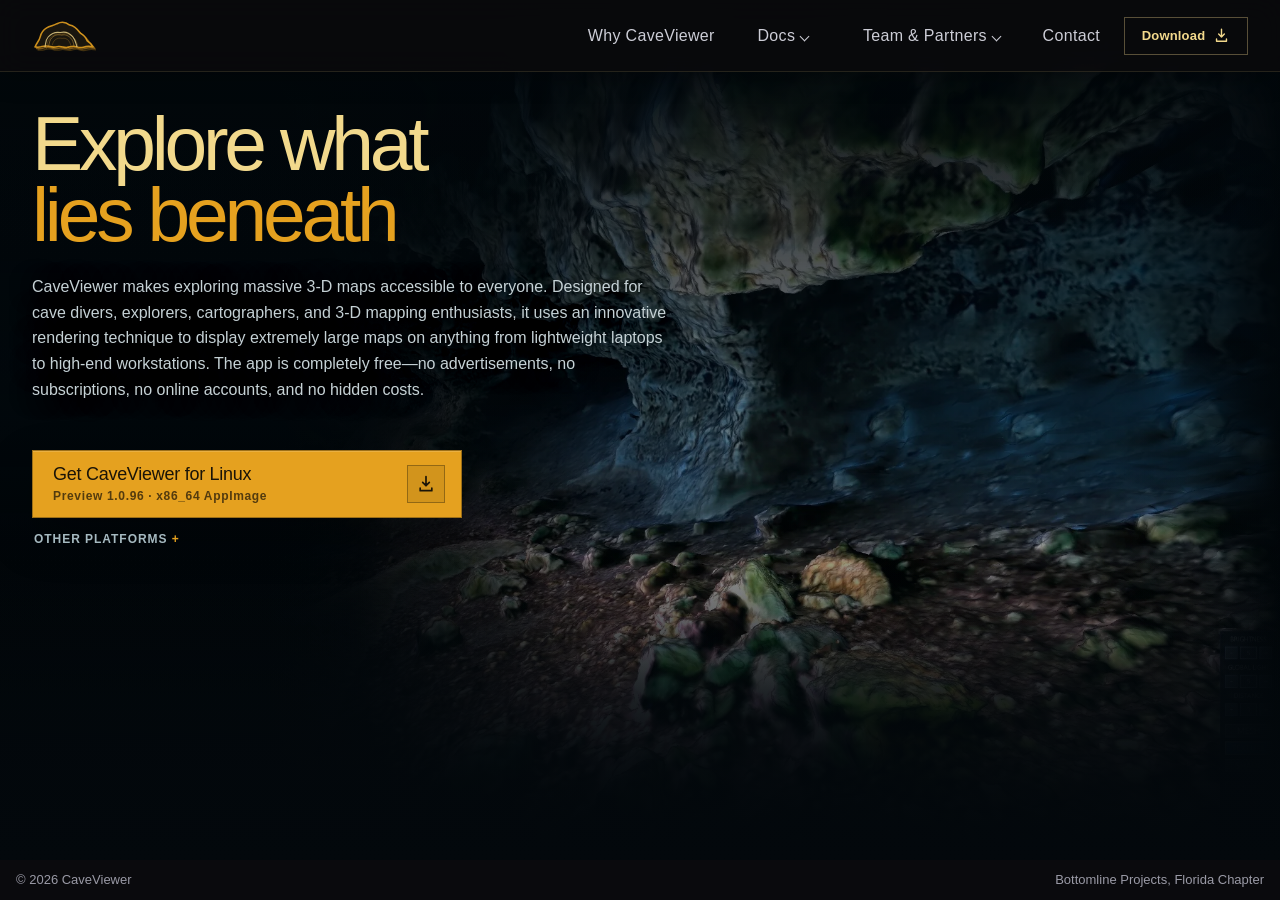
<file: index.html>
<!doctype html>
<html lang="en">
<head>
    <meta charset="utf-8">
    <meta name="viewport" content="width=device-width, initial-scale=1, viewport-fit=cover">
    <meta name="theme-color" content="#0a0a0d">
    <title>CaveViewer — Explore What Lies Beneath</title>
    <meta name="description" content="CaveViewer is free software for exploring extremely large 3-D cave scans on Windows, macOS, and Linux.">
    <meta name="robots" content="noindex">
    <link rel="stylesheet" href="assets/css/global.css?v=20260826-7">
    <link rel="stylesheet" href="assets/css/navigation-dropdown.css?v=20260826-4">
    <link rel="stylesheet" href="assets/css/readability.css">
    <link rel="stylesheet" href="assets/css/home.css?v=20260826-7">
    <link rel="stylesheet" href="assets/css/app-theme.css">
</head>
<body class="page-home">
<a class="skip-link" href="#main-content">Skip to main content</a>
<header class="site-header" data-site-header>
    <div class="site-header__inner">
        <a class="site-home" href="index.html" aria-label="CaveViewer home"><img class="site-home__mark" src="assets/icons/caveviewer-logo.svg" width="64" height="32" alt=""></a>
        <nav class="primary-nav" aria-label="Primary navigation">
            <a href="advantage.html">Why CaveViewer</a>
            <details class="primary-nav__dropdown">
                <summary>Docs</summary>
                <div class="primary-nav__dropdown-menu">
                    <a href="docs.html#system-requirements">System Requirements</a>
                    <a href="docs.html#installation">Installation</a>
                    <a href="docs.html#before-you-change-anything">Performance Tuning</a>
                    <a href="docs.html#troubleshooting-by-symptom">Troubleshooting</a>
                </div>
            </details>
            <details class="primary-nav__dropdown">
                <summary>Team &amp; Partners</summary>
                <div class="primary-nav__dropdown-menu">
                    <a href="about.html">Team</a>
                    <a href="media.html">Mapping Projects</a>
                    <a href="sponsors.html">Sponsors</a>
                </div>
            </details>
            <a href="contact.html">Contact</a>
        </nav>
        <a class="header-download" href="docs.html#installation" aria-label="Download CaveViewer"><span class="header-download__label">Download</span><svg viewBox="0 0 24 24" width="17" height="17" aria-hidden="true"><path d="M12 3v11m0 0 4-4m-4 4-4-4M5 17v3h14v-3" fill="none" stroke="currentColor" stroke-width="2" stroke-linecap="round" stroke-linejoin="round"/></svg></a>
        <button class="menu-toggle" type="button" aria-label="Open navigation" aria-expanded="false" data-menu-toggle>
            <span></span><span></span><span class="sr-only">Toggle navigation</span>
        </button>
    </div>
</header>

<main id="main-content" tabindex="-1">
    <section class="hero" aria-labelledby="hero-title">
        <div class="hero__media" aria-hidden="true"></div>
        <div class="hero__veil" aria-hidden="true"></div>
        <div class="hero__content shell">
            <div class="hero__copy" data-reveal>
                <h1 id="hero-title">Explore what<br><span>lies beneath</span></h1>
                <p class="hero__lead">CaveViewer makes exploring massive 3-D maps accessible to everyone. Designed for cave divers, explorers, cartographers, and 3-D mapping enthusiasts, it uses an innovative rendering technique to display extremely large maps on anything from lightweight laptops to high-end workstations. The app is completely free—no advertisements, no subscriptions, no online accounts, and no hidden costs.</p>
                <div class="platform-download" id="get-caveviewer" data-platform-download>
                    <!-- release-picker:start -->
                        <!-- Generated from assets/data/release.json by scripts/sync_release.py. -->
                        <script type="application/json" data-release-data>
                        {"channel":"Preview","chooser":{"dialog_note":"Build on {month} {day} {year}","other_platforms_label":"Other platforms","title":"Choose your platform","unknown_primary_label":"Choose your desktop platform"},"platforms":{"linux":{"artifact":"CaveViewer-1.0.96-x86_64.AppImage","detail":"x86_64 AppImage","install_note":"Allow the x86_64 AppImage to run, then open it. Linux does not display an equivalent publisher-verification warning.","label":"Linux","primary_label":"Get CaveViewer for Linux"},"macos":{"architectures":{"arm64":{"artifact":"CaveViewer-1.0.96-macos-arm64.dmg","detail":"M1 or newer","label":"Apple silicon"},"x86_64":{"artifact":"CaveViewer-1.0.96-macos-x86_64.dmg","detail":"Intel processor","label":"Intel Mac"}},"detail":"Choose Apple silicon or Intel Mac","help":"Check Apple menu \u2192 About This Mac. Look for \u201cChip\u201d or \u201cProcessor.\u201d","install_note":"Choose the download for Apple silicon or Intel Mac, then drag CaveViewer into Applications. macOS may be unable to verify CaveViewer.","label":"macOS","primary_label":"Get CaveViewer for macOS","security":{"action":"After confirming the download source, go to System Settings \u2192 Privacy & Security \u2192 Open Anyway. Do not override a warning that says the app will damage your computer.","explanation":"Apple does not yet recognize its developer."}},"windows":{"artifact":"CaveViewer-1.0.96-windows.exe","detail":"Windows 10 or 11","install_note":"Run the setup file. Windows may identify CaveViewer as an unrecognized app.","label":"Windows","primary_label":"Get CaveViewer for Windows","security":{"action":"Depending on your Windows version, select More info \u2192 Run anyway.","explanation":"Microsoft does not yet recognize its publisher. Confirm that the installer came from the official CaveViewer site before proceeding."}}},"product":"CaveViewer","release_date":"2026-09-03","repository":"https://github.com/CaveViewer/CaveViewer","schema_version":1,"version":"1.0.96"}
                        </script>
                        <a class="platform-download__primary" href="https://github.com/CaveViewer/CaveViewer/releases/download/v1.0.96/CaveViewer-1.0.96-windows.exe" data-primary-download>
                            <span>
                                <strong data-primary-label>Get CaveViewer for Windows</strong>
                                <small data-primary-detail>Preview 1.0.96 · Windows 10 or 11</small>
                            </span>
                            <b aria-hidden="true"><svg viewBox="0 0 24 24" width="20" height="20"><path d="M12 3v11m0 0 4-4m-4 4-4-4M5 17v3h14v-3" fill="none" stroke="currentColor" stroke-width="2" stroke-linecap="round" stroke-linejoin="round"/></svg></b>
                        </a>

                        <button class="platform-download__alternatives" type="button" data-platform-dialog-open>Other platforms</button>

                        <dialog class="platform-download__dialog" aria-labelledby="platform-download-dialog-title" data-platform-dialog>
                            <div class="platform-download__dialog-header">
                                <div><small>CaveViewer Preview 1.0.96</small><h2 id="platform-download-dialog-title">Choose your platform</h2></div>
                                <button type="button" aria-label="Close platform choices" data-platform-dialog-close>×</button>
                            </div>

                            <div class="platform-download__options">
                                <a href="https://github.com/CaveViewer/CaveViewer/releases/download/v1.0.96/CaveViewer-1.0.96-windows.exe" data-release-platform="windows">
                                    <span>
                                        <strong>Windows</strong><small>Windows 10 or 11</small>
                                    </span><b aria-hidden="true"><svg viewBox="0 0 24 24" width="20" height="20"><path d="M12 3v11m0 0 4-4m-4 4-4-4M5 17v3h14v-3" fill="none" stroke="currentColor" stroke-width="2" stroke-linecap="round" stroke-linejoin="round"/></svg></b>
                                </a>

                                <div class="platform-download__mac-option">
                                    <button type="button" aria-expanded="false" aria-controls="mac-download-options" data-mac-download-toggle data-release-platform="macos">
                                        <span>
                                            <strong>macOS</strong><small>Choose Apple silicon or Intel Mac</small>
                                        </span><b aria-hidden="true">›</b>
                                    </button>
                                    <div class="platform-download__mac-choices" id="mac-download-options" data-mac-download-options hidden>
                                        <a href="https://github.com/CaveViewer/CaveViewer/releases/download/v1.0.96/CaveViewer-1.0.96-macos-arm64.dmg" data-release-platform="macos-arm64"><span><strong>Apple silicon</strong><small>M1 or newer</small></span><b aria-hidden="true"><svg viewBox="0 0 24 24" width="20" height="20"><path d="M12 3v11m0 0 4-4m-4 4-4-4M5 17v3h14v-3" fill="none" stroke="currentColor" stroke-width="2" stroke-linecap="round" stroke-linejoin="round"/></svg></b></a>
                                        <a href="https://github.com/CaveViewer/CaveViewer/releases/download/v1.0.96/CaveViewer-1.0.96-macos-x86_64.dmg" data-release-platform="macos-x86_64"><span><strong>Intel Mac</strong><small>Intel processor</small></span><b aria-hidden="true"><svg viewBox="0 0 24 24" width="20" height="20"><path d="M12 3v11m0 0 4-4m-4 4-4-4M5 17v3h14v-3" fill="none" stroke="currentColor" stroke-width="2" stroke-linecap="round" stroke-linejoin="round"/></svg></b></a>
                                        <p>Check Apple menu → About This Mac. Look for “Chip” or “Processor.”</p>
                                    </div>
                                </div>

                                <a href="https://github.com/CaveViewer/CaveViewer/releases/download/v1.0.96/CaveViewer-1.0.96-x86_64.AppImage" data-release-platform="linux">
                                    <span>
                                        <strong>Linux</strong><small>x86_64 AppImage</small>
                                    </span><b aria-hidden="true"><svg viewBox="0 0 24 24" width="20" height="20"><path d="M12 3v11m0 0 4-4m-4 4-4-4M5 17v3h14v-3" fill="none" stroke="currentColor" stroke-width="2" stroke-linecap="round" stroke-linejoin="round"/></svg></b>
                                </a>
                            </div>

                            <p class="platform-download__dialog-note">Build on September 3 2026</p>
                        </dialog>

                        <noscript><p class="platform-download__noscript">
                        Direct downloads: <a href="https://github.com/CaveViewer/CaveViewer/releases/download/v1.0.96/CaveViewer-1.0.96-windows.exe">Windows</a>,
                         <a href="https://github.com/CaveViewer/CaveViewer/releases/download/v1.0.96/CaveViewer-1.0.96-macos-arm64.dmg">macOS Apple silicon</a>,
                         <a href="https://github.com/CaveViewer/CaveViewer/releases/download/v1.0.96/CaveViewer-1.0.96-macos-x86_64.dmg">macOS Intel Mac</a>, or
                         <a href="https://github.com/CaveViewer/CaveViewer/releases/download/v1.0.96/CaveViewer-1.0.96-x86_64.AppImage">Linux</a>.
                        </p></noscript>
                    <!-- release-picker:end -->
                </div>
            </div>
        </div>
    </section>
</main>

<footer class="site-endcap"><div class="site-endcap__inner"><span class="site-endcap__copyright">&copy; 2026 CaveViewer</span><a class="site-endcap__partner" href="https://www.bottomlineprojects.com/">Bottomline Projects, Florida Chapter</a></div></footer>

<script src="assets/js/app.js?v=20260826" defer></script>
<script src="assets/js/platform-download.js" defer></script>
</body>
</html>
</file>
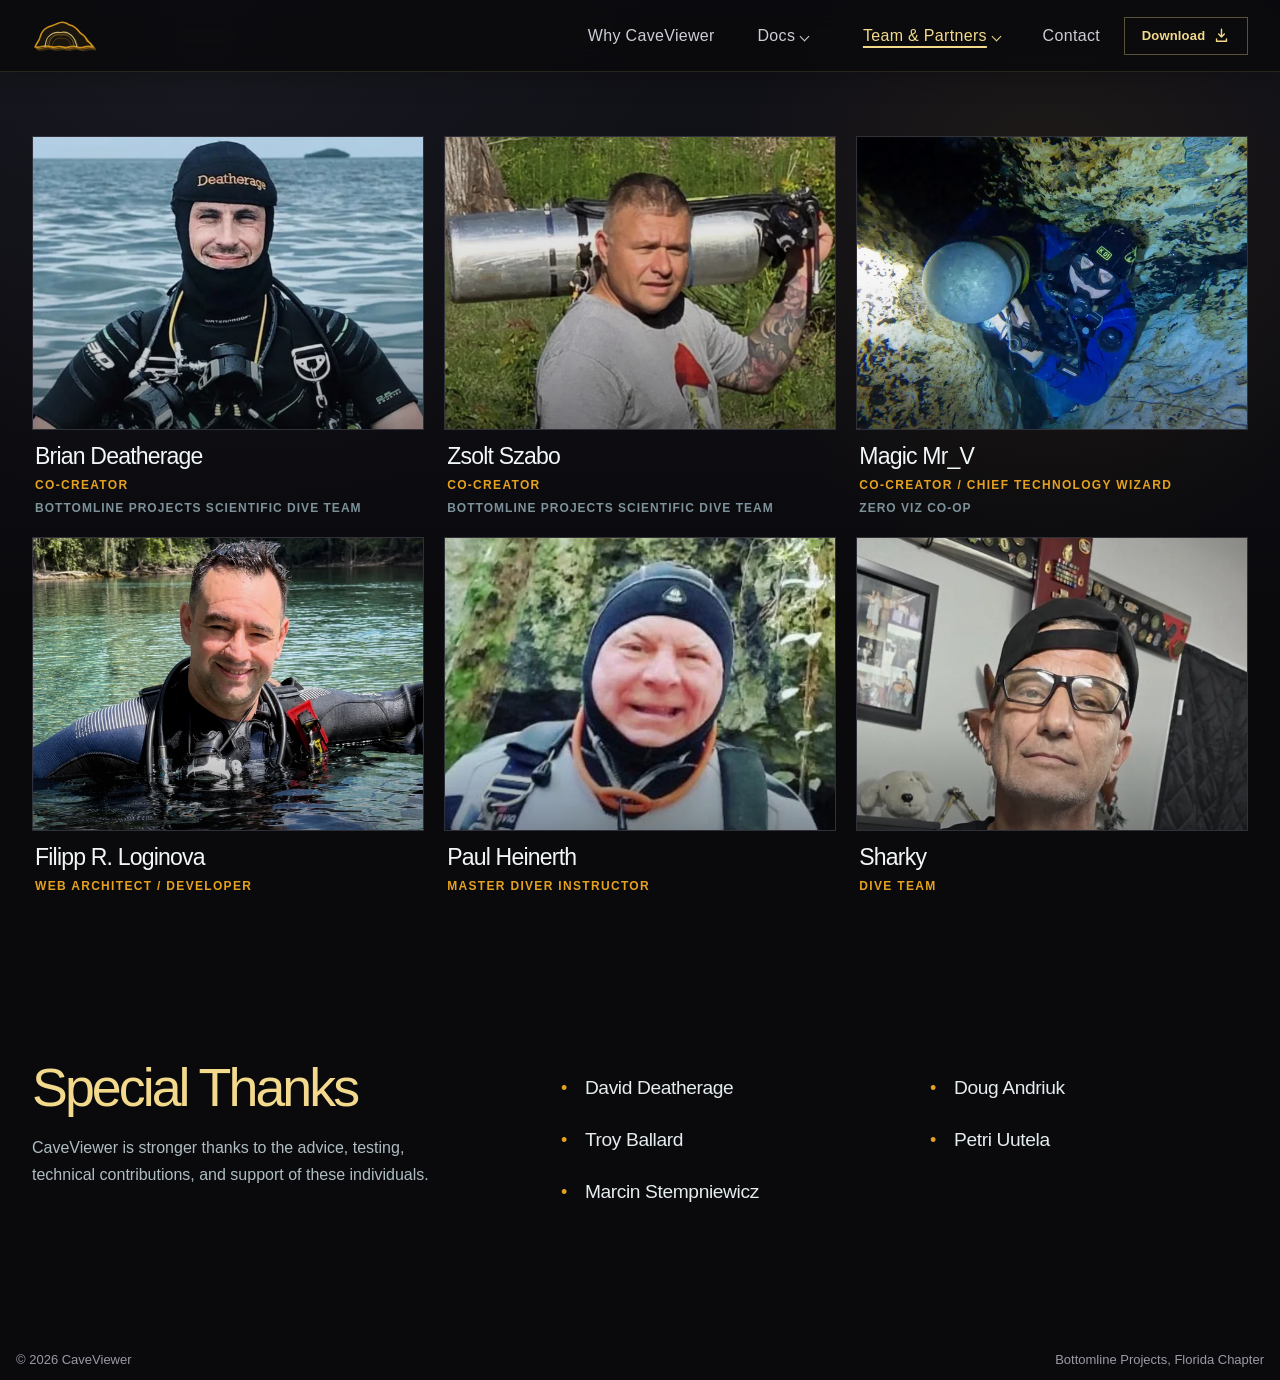
<file: about.html>
<!doctype html>
<html lang="en">
<head>
    <meta charset="utf-8">
    <meta name="viewport" content="width=device-width, initial-scale=1, viewport-fit=cover">
    <meta name="theme-color" content="#0a0a0d">
    <title>Team — CaveViewer</title>
    <meta name="description" content="Meet the divers, developers, and collaborators behind CaveViewer.">
    <meta name="robots" content="noindex">
    <link rel="stylesheet" href="assets/css/global.css?v=20260826-7">
    <link rel="stylesheet" href="assets/css/navigation-dropdown.css?v=20260826-4">
    <link rel="stylesheet" href="assets/css/readability.css">
            <link rel="stylesheet" href="assets/css/page.css">
                <link rel="stylesheet" href="assets/css/about.css?v=20260826-2">
    <link rel="stylesheet" href="assets/css/app-theme.css">
    </head>
<body class="page-about">
<a class="skip-link" href="#main-content">Skip to main content</a>
<header class="site-header" data-site-header>
    <div class="site-header__inner">
        <a class="site-home" href="index.html" aria-label="CaveViewer home"><img class="site-home__mark" src="assets/icons/caveviewer-logo.svg" width="64" height="32" alt=""></a>
        <nav class="primary-nav" aria-label="Primary navigation">
            <a href="advantage.html">Why CaveViewer</a>
            <details class="primary-nav__dropdown">
                <summary>Docs</summary>
                <div class="primary-nav__dropdown-menu">
                    <a href="docs.html#system-requirements">System Requirements</a>
                    <a href="docs.html#installation">Installation</a>
                    <a href="docs.html#before-you-change-anything">Performance Tuning</a>
                    <a href="docs.html#troubleshooting-by-symptom">Troubleshooting</a>
                </div>
            </details>
            <details class="primary-nav__dropdown">
                <summary aria-current="page">Team &amp; Partners</summary>
                <div class="primary-nav__dropdown-menu">
                    <a href="about.html" aria-current="page">Team</a>
                    <a href="media.html">Mapping Projects</a>
                    <a href="sponsors.html">Sponsors</a>
                </div>
            </details>
            <a href="contact.html">Contact</a>
        </nav>
        <a class="header-download" href="docs.html#installation" aria-label="Download CaveViewer"><span class="header-download__label">Download</span><svg viewBox="0 0 24 24" width="17" height="17" aria-hidden="true"><path d="M12 3v11m0 0 4-4m-4 4-4-4M5 17v3h14v-3" fill="none" stroke="currentColor" stroke-width="2" stroke-linecap="round" stroke-linejoin="round"/></svg></a>
        <button class="menu-toggle" type="button" aria-label="Open navigation" aria-expanded="false" data-menu-toggle>
            <span></span><span></span><span class="sr-only">Toggle navigation</span>
        </button>
    </div>
</header>
<main id="main-content" tabindex="-1">
<h1 class="sr-only">CaveViewer team</h1>

<section class="about-team" id="team">
    <div class="about-team__grid-bg" aria-hidden="true"></div>
    <div class="shell">
        <div class="about-team-grid">
                                            <article class="about-person" data-reveal>                    <div class="about-person__media">
                                                    <picture>
                                                        <source type="image/webp" srcset="storage/uploads/2026/08/e02af4158100878810221f4cc8db33f52026e293-640.webp 640w, storage/uploads/2026/08/e02af4158100878810221f4cc8db33f52026e293-960.webp 960w" sizes="(max-width: 900px) 50vw, 476px">
                                                        <img src="storage/uploads/2026/08/e02af4158100878810221f4cc8db33f52026e293.jpg" width="1206" height="1193" loading="eager" fetchpriority="high" decoding="async" alt="Brian Deatherage" style="--photo-position: 50% 0%;">
                                                    </picture>
                    </div>

                    <div class="about-person__caption">
                        <div class="about-person__name-row">
                            <h2>Brian Deatherage</h2>
                                                    </div>
                        <p class="about-person__role">Co-Creator</p>
                                                    <p class="about-person__affiliation">Bottomline Projects Scientific Dive Team</p>                    </div>
                </article>                                            <article class="about-person" data-reveal>                    <div class="about-person__media">
                                                    <picture>
                                                        <source type="image/webp" srcset="storage/uploads/2026/08/46afd31b727aa673872050329b90d75db21bd831-640.webp 640w, storage/uploads/2026/08/46afd31b727aa673872050329b90d75db21bd831-960.webp 960w" sizes="(max-width: 900px) 50vw, 476px">
                                                        <img src="storage/uploads/2026/08/46afd31b727aa673872050329b90d75db21bd831.jpg" width="1206" height="1626" loading="eager" decoding="async" alt="Zsolt Szabo" style="--photo-position: 50% 40%;">
                                                    </picture>
                    </div>

                    <div class="about-person__caption">
                        <div class="about-person__name-row">
                            <h2>Zsolt Szabo</h2>
                                                    </div>
                        <p class="about-person__role">Co-Creator</p>
                                                    <p class="about-person__affiliation">Bottomline Projects Scientific Dive Team</p>                    </div>
</article>                                            <article class="about-person" data-reveal>
                    <div class="about-person__media">
                        <picture>
                            <source type="image/webp" srcset="storage/uploads/2026/08/magic-mr-v-cave-diver-640.webp 640w, storage/uploads/2026/08/magic-mr-v-cave-diver-960.webp 960w" sizes="(max-width: 900px) 50vw, 476px">
                            <img src="storage/uploads/2026/08/magic-mr-v-cave-diver.jpg" width="1536" height="1169" loading="lazy" decoding="async" alt="Magic Mr_V" style="--photo-position: 62% 50%;">
                        </picture>
                    </div>
                    <div class="about-person__caption">
                        <div class="about-person__name-row">
                            <h2>Magic Mr_V</h2>
                                                    </div>
                        <p class="about-person__role">Co-Creator / Chief Technology Wizard</p>
                        <p class="about-person__affiliation">Zero Viz Co-Op</p>
                    </div>
                </article>                                            <article class="about-person" data-reveal>                    <div class="about-person__media">
                                                    <picture>
                                                        <source type="image/webp" srcset="storage/uploads/2026/08/0dfffc22c2177fa30ec1e13d531c71b8eb71100d-640.webp 640w, storage/uploads/2026/08/0dfffc22c2177fa30ec1e13d531c71b8eb71100d-850.webp 850w" sizes="(max-width: 900px) 50vw, 476px">
                                                        <img src="storage/uploads/2026/08/0dfffc22c2177fa30ec1e13d531c71b8eb71100d.png" width="850" height="1851" loading="lazy" decoding="async" alt="Filipp R. Loginova" style="--photo-position: 50% 45%;">
                                                    </picture>
                    </div>

                    <div class="about-person__caption">
                        <div class="about-person__name-row">
                            <h2>Filipp R. Loginova</h2>
                                                    </div>
                        <p class="about-person__role">Web Architect / Developer</p>                    </div>
                </article>                                            <article class="about-person" data-reveal>                    <div class="about-person__media">
                                                    <picture>
                                                        <source type="image/webp" srcset="storage/uploads/2026/08/32c8839d88fe923a90c84a1206c967245f98ef57-640.webp 640w, storage/uploads/2026/08/32c8839d88fe923a90c84a1206c967245f98ef57-960.webp 960w" sizes="(max-width: 900px) 50vw, 476px">
                                                        <img src="storage/uploads/2026/08/32c8839d88fe923a90c84a1206c967245f98ef57.jpg" width="1206" height="1676" loading="lazy" decoding="async" alt="Paul Heinerth" style="--photo-position: 50% 15%;">
                                                    </picture>
                    </div>

                    <div class="about-person__caption">
                        <div class="about-person__name-row">
                            <h2>Paul Heinerth</h2>
                                                    </div>
                        <p class="about-person__role">Master Diver Instructor</p>                    </div>
                </article>                                            <article class="about-person" data-reveal>                    <div class="about-person__media">
                                                    <picture>
                                                        <source type="image/webp" srcset="storage/uploads/2026/08/4278cd57d55958ba1979cfc0ef999019c70455de-640.webp 640w, storage/uploads/2026/08/4278cd57d55958ba1979cfc0ef999019c70455de-960.webp 960w" sizes="(max-width: 900px) 50vw, 476px">
                                                        <img src="storage/uploads/2026/08/4278cd57d55958ba1979cfc0ef999019c70455de.jpg" width="1206" height="1690" loading="lazy" decoding="async" alt="Sharky" style="--photo-position: 50% 12%;">
                                                    </picture>
                    </div>

                    <div class="about-person__caption">
                        <div class="about-person__name-row">
                            <h2>Sharky</h2>
                                                    </div>
                        <p class="about-person__role">Dive Team</p>                    </div>
                </article>                    </div>

        <section class="about-thanks" aria-labelledby="special-thanks-title" data-reveal>
            <div class="about-thanks__intro">
                <h2 id="special-thanks-title">Special Thanks</h2>
                <p>CaveViewer is stronger thanks to the advice, testing, technical contributions, and support of these individuals.</p>
            </div>
            <ul class="about-thanks__grid" role="list">
                <li>David Deatherage</li>
                <li>Doug Andriuk</li>
                <li>Troy Ballard</li>
                <li>Petri Uutela</li>
                <li>Marcin Stempniewicz</li>
            </ul>
        </section>
    </div>
</section>

</main>
<footer class="site-endcap"><div class="site-endcap__inner"><span class="site-endcap__copyright">&copy; 2026 CaveViewer</span><a class="site-endcap__partner" href="https://www.bottomlineprojects.com/">Bottomline Projects, Florida Chapter</a></div></footer>
<script src="assets/js/app.js?v=20260826" defer></script>
</body>
</html>
</file>
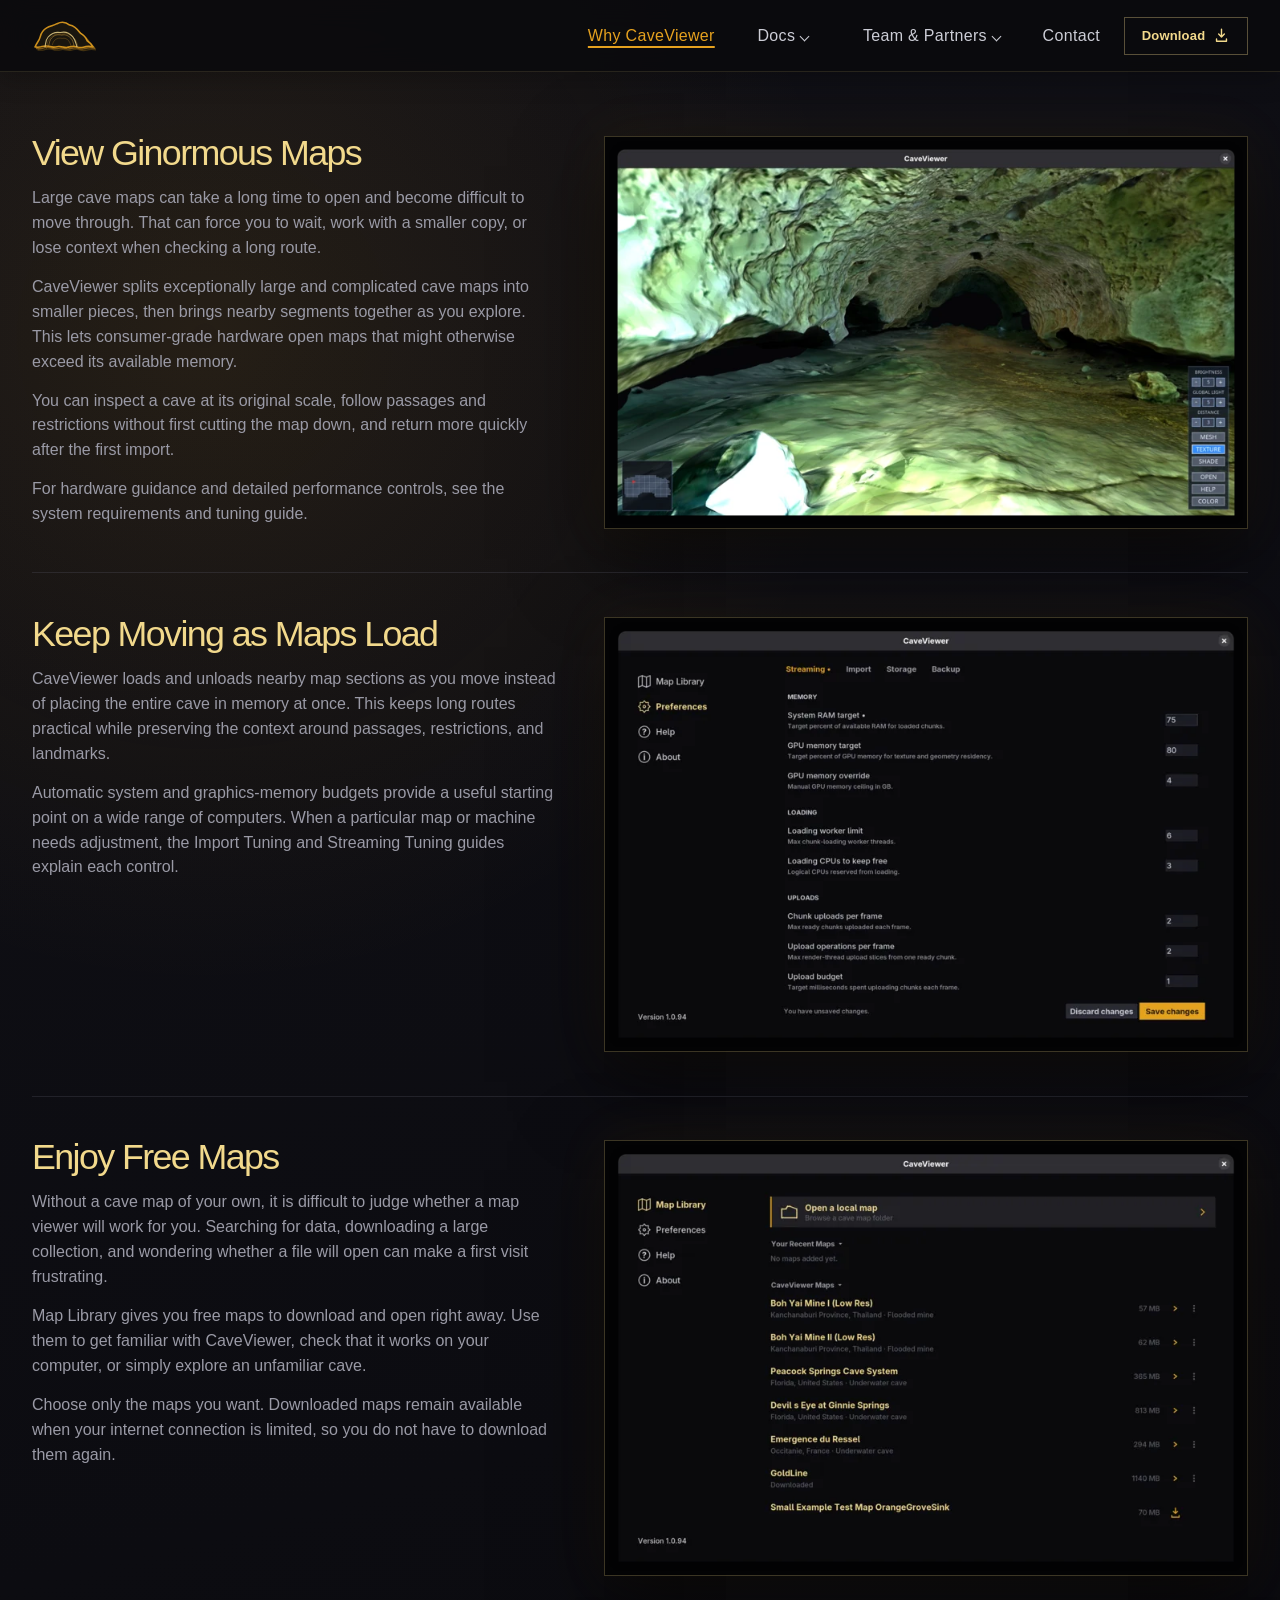
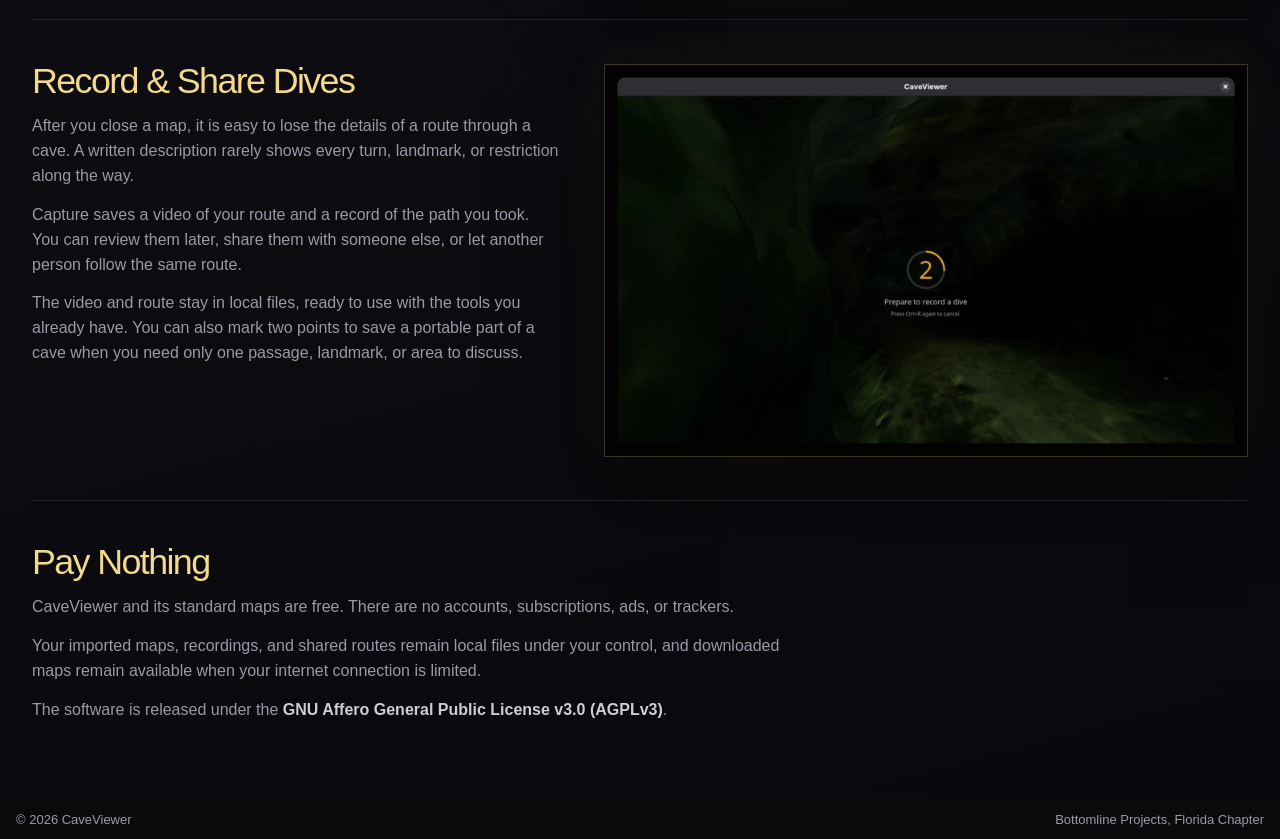
<file: advantage.html>
<!doctype html>
<html lang="en">
<head>
    <meta charset="utf-8">
    <meta name="viewport" content="width=device-width, initial-scale=1, viewport-fit=cover">
    <meta name="theme-color" content="#0a0a0d">
    <title>Why CaveViewer</title>
    <meta name="description" content="Why CaveViewer is practical for importing, viewing, and sharing large cave maps.">
    <meta name="robots" content="noindex">
    <link rel="stylesheet" href="assets/css/global.css?v=20260826-7">
    <link rel="stylesheet" href="assets/css/navigation-dropdown.css?v=20260826-4">
    <link rel="stylesheet" href="assets/css/readability.css">
    <link rel="stylesheet" href="assets/css/page.css">
    <link rel="stylesheet" href="assets/css/features.css?v=20260826-2">
    <link rel="stylesheet" href="assets/css/app-theme.css">
</head>
<body class="page-advantages">
<a class="skip-link" href="#main-content">Skip to main content</a>
<header class="site-header" data-site-header>
    <div class="site-header__inner">
        <a class="site-home" href="index.html" aria-label="CaveViewer home"><img class="site-home__mark" src="assets/icons/caveviewer-logo.svg" width="64" height="32" alt=""></a>
        <nav class="primary-nav" aria-label="Primary navigation">
            <a href="advantage.html" aria-current="page">Why CaveViewer</a>
            <details class="primary-nav__dropdown">
                <summary>Docs</summary>
                <div class="primary-nav__dropdown-menu">
                    <a href="docs.html#system-requirements">System Requirements</a>
                    <a href="docs.html#installation">Installation</a>
                    <a href="docs.html#before-you-change-anything">Performance Tuning</a>
                    <a href="docs.html#troubleshooting-by-symptom">Troubleshooting</a>
                </div>
            </details>
            <details class="primary-nav__dropdown">
                <summary>Team &amp; Partners</summary>
                <div class="primary-nav__dropdown-menu">
                    <a href="about.html">Team</a>
                    <a href="media.html">Mapping Projects</a>
                    <a href="sponsors.html">Sponsors</a>
                </div>
            </details>
            <a href="contact.html">Contact</a>
        </nav>
        <a class="header-download" href="docs.html#installation" aria-label="Download CaveViewer"><span class="header-download__label">Download</span><svg viewBox="0 0 24 24" width="17" height="17" aria-hidden="true"><path d="M12 3v11m0 0 4-4m-4 4-4-4M5 17v3h14v-3" fill="none" stroke="currentColor" stroke-width="2" stroke-linecap="round" stroke-linejoin="round"/></svg></a>
        <button class="menu-toggle" type="button" aria-label="Open navigation" aria-expanded="false" data-menu-toggle>
            <span></span><span></span><span class="sr-only">Toggle navigation</span>
        </button>
    </div>
</header>

<main id="main-content" tabindex="-1">
    <h1 class="sr-only">Why CaveViewer</h1>
    <section class="advantages-page" id="advantage" aria-labelledby="advantage-title">
        <div class="advantages-page__grid" aria-hidden="true"></div>
        <div class="shell">
            <div class="advantages-page__sections">
                <section class="feature-section feature-section--advantage" id="rendering" aria-labelledby="advantage-title" data-reveal>
                    <div class="feature-section__copy">
                        <h2 id="advantage-title">View Ginormous Maps</h2>
                        <p>Large cave maps can take a long time to open and become difficult to move through. That can force you to wait, work with a smaller copy, or lose context when checking a long route.</p>
                        <p>CaveViewer splits exceptionally large and complicated cave maps into smaller pieces, then brings nearby segments together as you explore. This lets consumer-grade hardware open maps that might otherwise exceed its available memory.</p>
                        <p>You can inspect a cave at its original scale, follow passages and restrictions without first cutting the map down, and return more quickly after the first import.</p>
                        <p>For hardware guidance and detailed performance controls, see the <a href="docs.html#system-requirements">system requirements</a> and <a href="docs.html#before-you-change-anything">tuning guide</a>.</p>
                    </div>
                    <figure class="feature-section__visual">
                        <picture>
                            <source type="image/webp" srcset="assets/images/features/rendering-engine-800.webp 800w, assets/images/features/rendering-engine-1600.webp 1600w" sizes="(max-width: 840px) calc(100vw - 64px), 680px">
                            <img src="assets/images/features/rendering-engine.png" width="2558" height="1556" loading="eager" fetchpriority="high" decoding="async" alt="CaveViewer rendering a textured cave passage with a minimap and viewer controls">
                        </picture>
                    </figure>
                </section>

                <section class="feature-section feature-section--advantage" id="advantage-streaming" aria-labelledby="advantage-streaming-title" data-reveal>
                    <div class="feature-section__copy">
                        <h2 id="advantage-streaming-title">Keep Moving as Maps Load</h2>
                        <p>CaveViewer loads and unloads nearby map sections as you move instead of placing the entire cave in memory at once. This keeps long routes practical while preserving the context around passages, restrictions, and landmarks.</p>
                        <p>Automatic system and graphics-memory budgets provide a useful starting point on a wide range of computers. When a particular map or machine needs adjustment, the <a href="docs.html#import-settings">Import Tuning</a> and <a href="docs.html#streaming-settings">Streaming Tuning</a> guides explain each control.</p>
                    </div>
                    <figure class="feature-section__visual">
                        <picture>
                            <source type="image/webp" srcset="assets/images/features/advantage-streaming-800.webp 800w, assets/images/features/advantage-streaming-1600.webp 1600w" sizes="(max-width: 840px) calc(100vw - 64px), 680px">
                            <img src="assets/images/features/advantage-streaming.png" width="2420" height="1634" loading="lazy" decoding="async" alt="CaveViewer Preferences with the Streaming tab selected, showing memory, loading, and upload settings">
                        </picture>
                    </figure>
                </section>

                <section class="feature-section feature-section--advantage" id="map-library" aria-labelledby="map-library-title" data-reveal>
                    <div class="feature-section__copy">
                        <h2 id="map-library-title">Enjoy Free Maps</h2>
                        <p>Without a cave map of your own, it is difficult to judge whether a map viewer will work for you. Searching for data, downloading a large collection, and wondering whether a file will open can make a first visit frustrating.</p>
                        <p>Map Library gives you free maps to download and open right away. Use them to get familiar with CaveViewer, check that it works on your computer, or simply explore an unfamiliar cave.</p>
                        <p>Choose only the maps you want. Downloaded maps remain available when your internet connection is limited, so you do not have to download them again.</p>
                    </div>
                    <figure class="feature-section__visual">
                        <picture>
                            <source type="image/webp" srcset="assets/images/features/map-library-800.webp 800w, assets/images/features/map-library-1600.webp 1600w" sizes="(max-width: 840px) calc(100vw - 64px), 680px">
                            <img src="assets/images/features/map-library.png" width="2420" height="1634" loading="lazy" decoding="async" alt="CaveViewer Map Library showing available standard cave maps">
                        </picture>
                    </figure>
                </section>

                <section class="feature-section feature-section--advantage" id="capture" aria-labelledby="capture-title" data-reveal>
                    <div class="feature-section__copy">
                        <h2 id="capture-title">Record &amp; Share Dives</h2>
                        <p>After you close a map, it is easy to lose the details of a route through a cave. A written description rarely shows every turn, landmark, or restriction along the way.</p>
                        <p>Capture saves a video of your route and a record of the path you took. You can review them later, share them with someone else, or let another person follow the same route.</p>
                        <p>The video and route stay in local files, ready to use with the tools you already have. You can also mark two points to save a portable part of a cave when you need only one passage, landmark, or area to discuss.</p>
                    </div>
                    <figure class="feature-section__visual">
                        <picture>
                            <source type="image/webp" srcset="assets/images/features/capture-recording-800.webp 800w, assets/images/features/capture-recording-1600.webp 1600w" sizes="(max-width: 840px) calc(100vw - 64px), 680px">
                            <img src="assets/images/features/capture-recording.png" width="2558" height="1556" loading="lazy" decoding="async" alt="CaveViewer confirming that a cave-dive recording was saved">
                        </picture>
                    </figure>
                </section>

                <section class="feature-section feature-section--advantage feature-section--freedom" id="advantage-freedom" aria-labelledby="advantage-freedom-title" data-reveal>
                    <div class="feature-section__copy">
                        <h2 id="advantage-freedom-title">Pay Nothing</h2>
                        <p>CaveViewer and its standard maps are free. There are no accounts, subscriptions, ads, or trackers.</p>
                        <p>Your imported maps, recordings, and shared routes remain local files under your control, and downloaded maps remain available when your internet connection is limited.</p>
                        <p>The software is released under the <a href="https://www.gnu.org/licenses/agpl-3.0.en.html">GNU Affero General Public License v3.0 (AGPLv3)</a>.</p>
                    </div>
                </section>
            </div>
        </div>
    </section>
</main>

<footer class="site-endcap"><div class="site-endcap__inner"><span class="site-endcap__copyright">&copy; 2026 CaveViewer</span><a class="site-endcap__partner" href="https://www.bottomlineprojects.com/">Bottomline Projects, Florida Chapter</a></div></footer>

<script src="assets/js/app.js?v=20260826" defer></script>
</body>
</html>
</file>
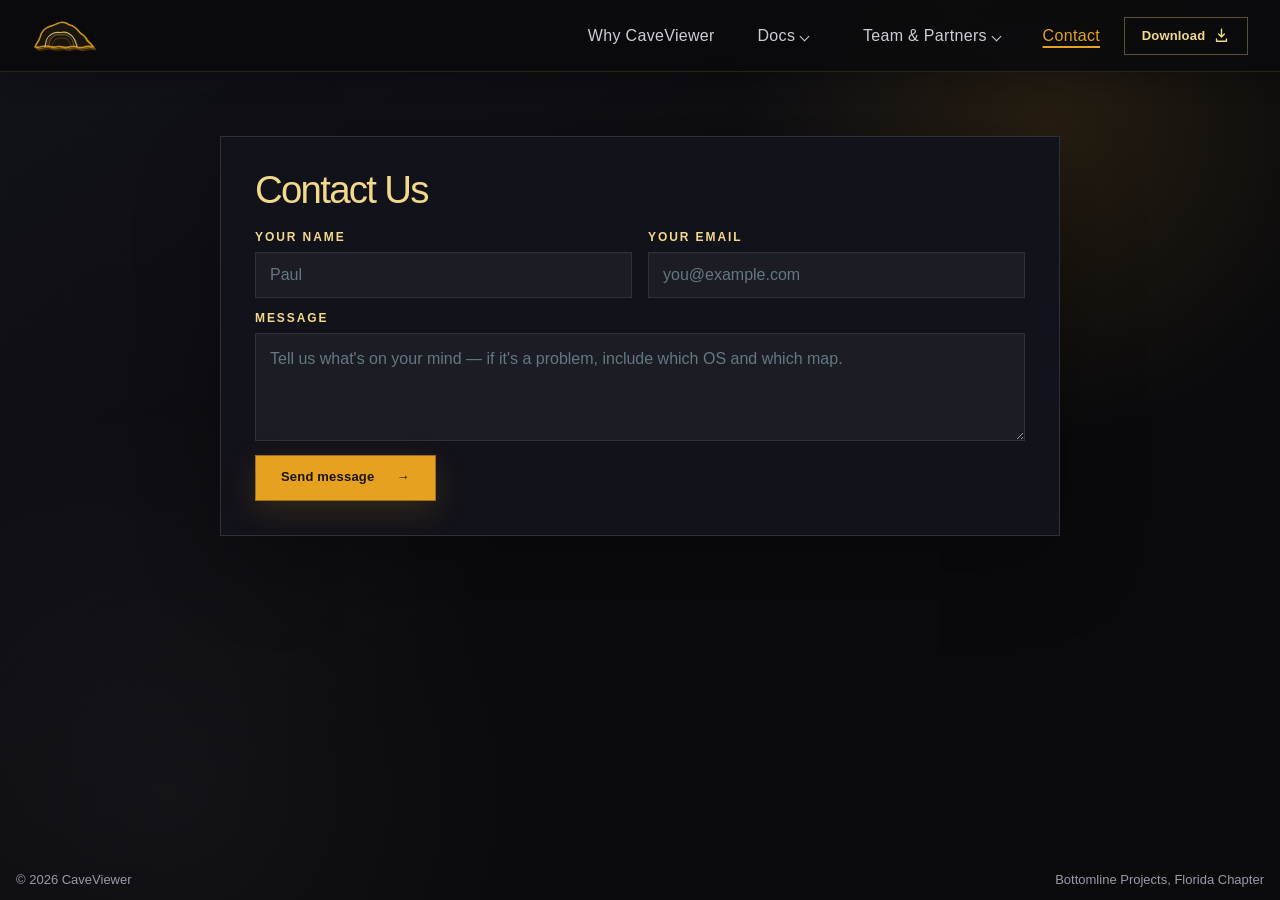
<file: contact.html>
<!doctype html>
<html lang="en" class="page-contact-root">
<head>
    <meta charset="utf-8">
    <meta name="viewport" content="width=device-width, initial-scale=1, viewport-fit=cover">
    <meta name="theme-color" content="#0a0a0d">
    <title>Contact — CaveViewer</title>
    <meta name="description" content="Contact the CaveViewer team with a question, bug report, or message.">
    <meta name="robots" content="noindex">
    <link rel="stylesheet" href="assets/css/global.css?v=20260826-7">
    <link rel="stylesheet" href="assets/css/navigation-dropdown.css?v=20260826-4">
    <link rel="stylesheet" href="assets/css/readability.css">
    <link rel="stylesheet" href="assets/css/page.css">
    <link rel="stylesheet" href="assets/css/contact.css">
    <link rel="stylesheet" href="assets/css/app-theme.css">
</head>
<body class="page-contact">
<a class="skip-link" href="#main-content">Skip to main content</a>
<header class="site-header" data-site-header>
    <div class="site-header__inner">
        <a class="site-home" href="index.html" aria-label="CaveViewer home"><img class="site-home__mark" src="assets/icons/caveviewer-logo.svg" width="64" height="32" alt=""></a>
        <nav class="primary-nav" aria-label="Primary navigation">
            <a href="advantage.html">Why CaveViewer</a>
            <details class="primary-nav__dropdown">
                <summary>Docs</summary>
                <div class="primary-nav__dropdown-menu">
                    <a href="docs.html#system-requirements">System Requirements</a>
                    <a href="docs.html#installation">Installation</a>
                    <a href="docs.html#before-you-change-anything">Performance Tuning</a>
                    <a href="docs.html#troubleshooting-by-symptom">Troubleshooting</a>
                </div>
            </details>
            <details class="primary-nav__dropdown">
                <summary>Team &amp; Partners</summary>
                <div class="primary-nav__dropdown-menu">
                    <a href="about.html">Team</a>
                    <a href="media.html">Mapping Projects</a>
                    <a href="sponsors.html">Sponsors</a>
                </div>
            </details>
            <a href="contact.html" aria-current="page">Contact</a>
        </nav>
        <a class="header-download" href="docs.html#installation" aria-label="Download CaveViewer"><span class="header-download__label">Download</span><svg viewBox="0 0 24 24" width="17" height="17" aria-hidden="true"><path d="M12 3v11m0 0 4-4m-4 4-4-4M5 17v3h14v-3" fill="none" stroke="currentColor" stroke-width="2" stroke-linecap="round" stroke-linejoin="round"/></svg></a>
        <button class="menu-toggle" type="button" aria-label="Open navigation" aria-expanded="false" data-menu-toggle>
            <span></span><span></span><span class="sr-only">Toggle navigation</span>
        </button>
    </div>
</header>
<main id="main-content" tabindex="-1">
    <section class="contact-page" aria-labelledby="contact-page-title">
        <div class="contact-page__grid" aria-hidden="true"></div>
        <div class="shell contact-page__layout">
            <section class="contact-card" aria-labelledby="contact-form-title" data-reveal>
                <h1 id="contact-page-title">Contact Us</h1>
                <h2 id="contact-form-title" class="sr-only">Contact form</h2>

                <form class="contact-form" action="https://formsubmit.co/azdeatherage@gmail.com" method="POST">
                    <input type="hidden" name="_subject" value="CaveViewer contact form">
                    <input type="hidden" name="_template" value="table">
                    <div class="contact-form__honeypot" aria-hidden="true">
                        <label for="cf-honey">Leave this field blank</label>
                        <input type="text" id="cf-honey" name="_honey" tabindex="-1" autocomplete="off">
                    </div>

                    <div class="contact-form__identity">
                        <div class="contact-form__field">
                            <label for="cf-name">Your name</label>
                            <input type="text" id="cf-name" name="name" placeholder="Paul" required>
                        </div>
                        <div class="contact-form__field">
                            <label for="cf-email">Your email</label>
                            <input type="email" id="cf-email" name="email" placeholder="you@example.com" required>
                        </div>
                    </div>
                    <div class="contact-form__field">
                        <label for="cf-message">Message</label>
                        <textarea id="cf-message" name="message" placeholder="Tell us what's on your mind — if it's a problem, include which OS and which map." required></textarea>
                    </div>
                    <button class="button button--primary contact-form__submit" type="submit">Send message <span aria-hidden="true">→</span></button>
                </form>
            </section>
        </div>
    </section>
</main>

<footer class="site-endcap"><div class="site-endcap__inner"><span class="site-endcap__copyright">&copy; 2026 CaveViewer</span><a class="site-endcap__partner" href="https://www.bottomlineprojects.com/">Bottomline Projects, Florida Chapter</a></div></footer>
<script src="assets/js/app.js?v=20260826" defer></script>
</body>
</html>
</file>
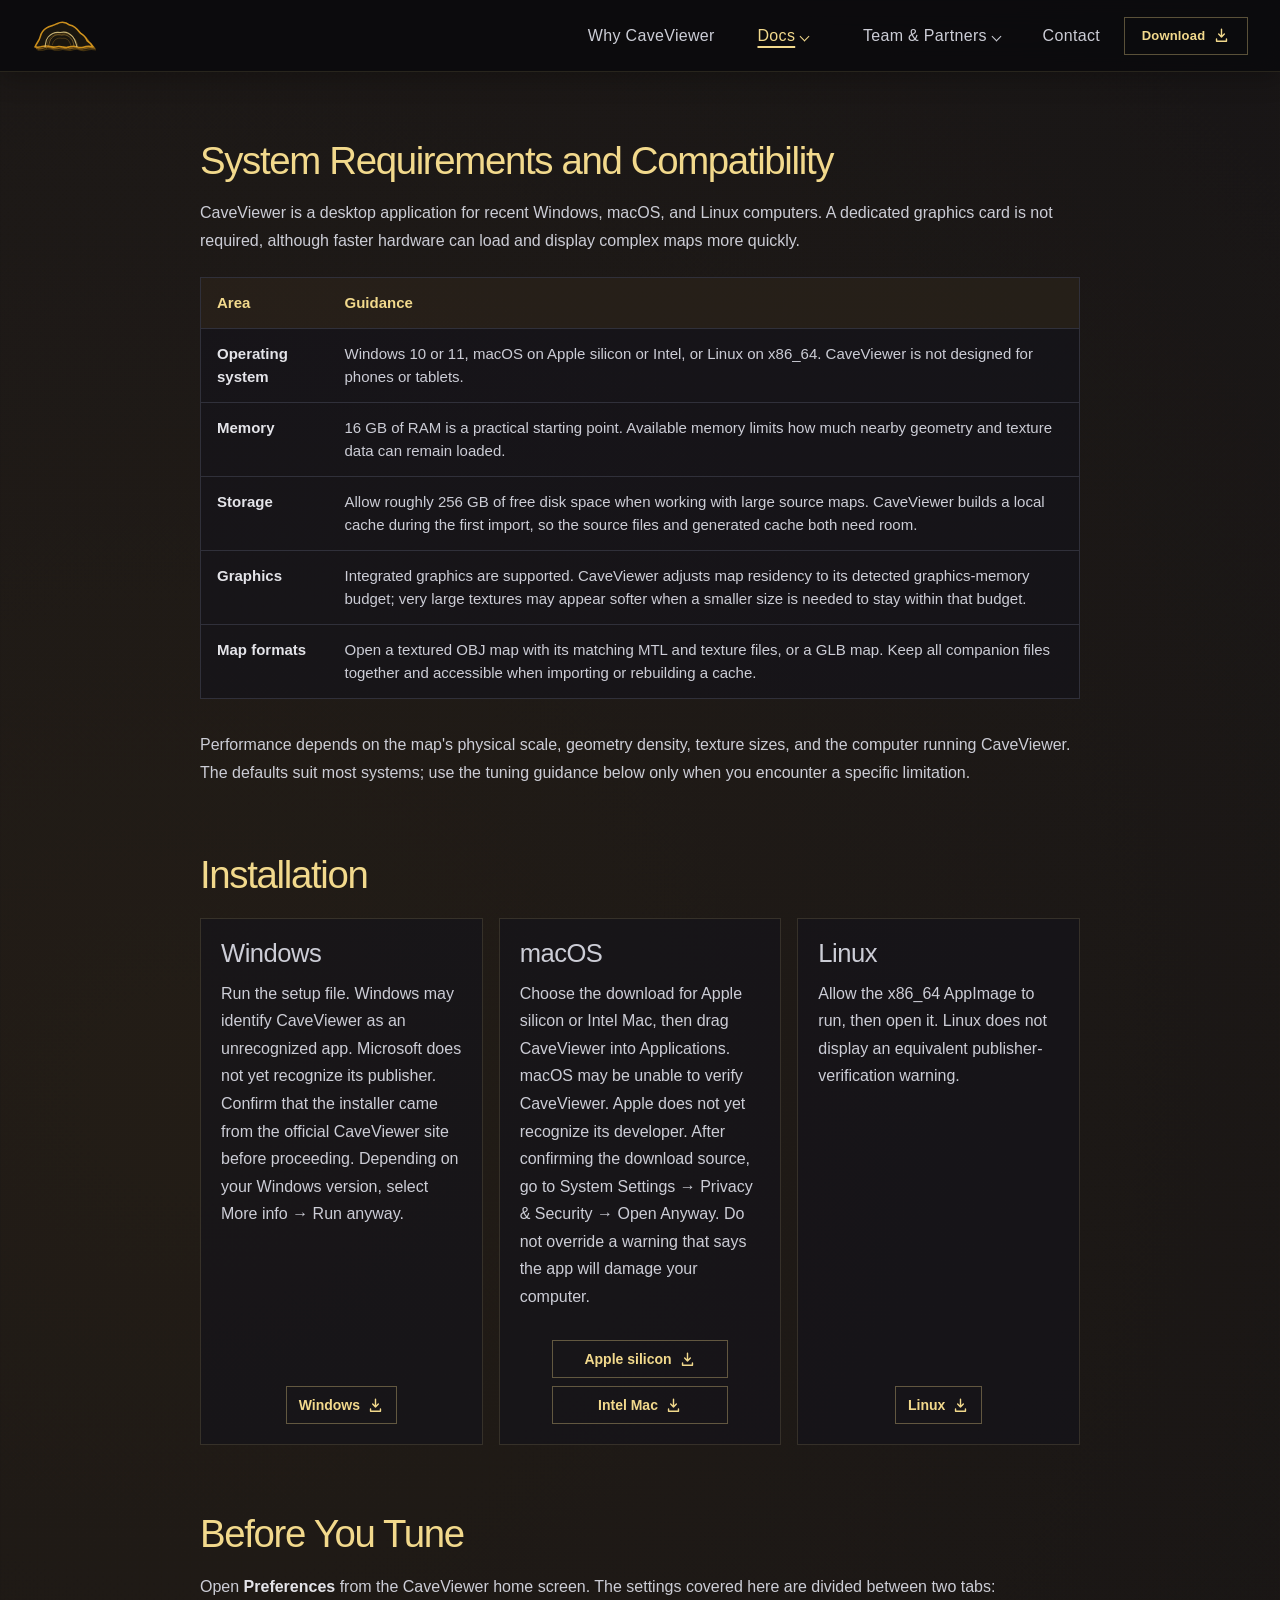
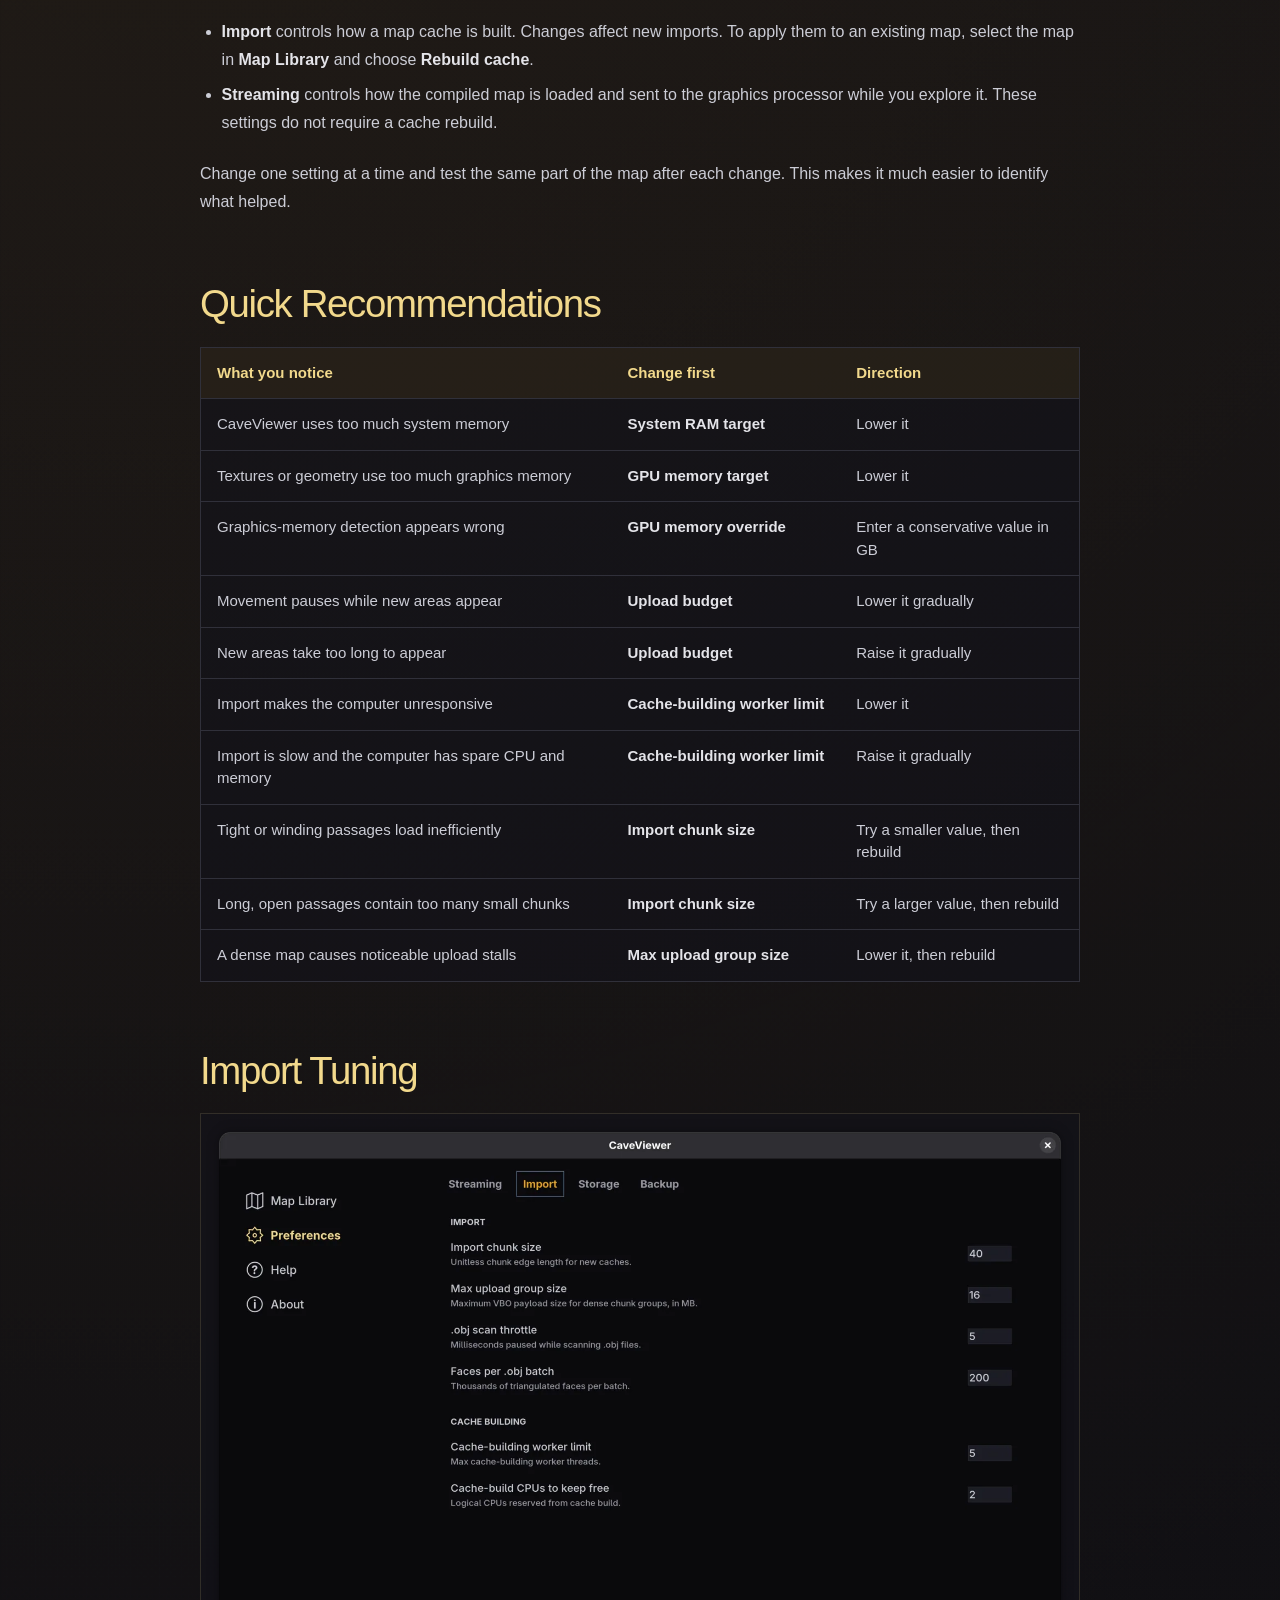
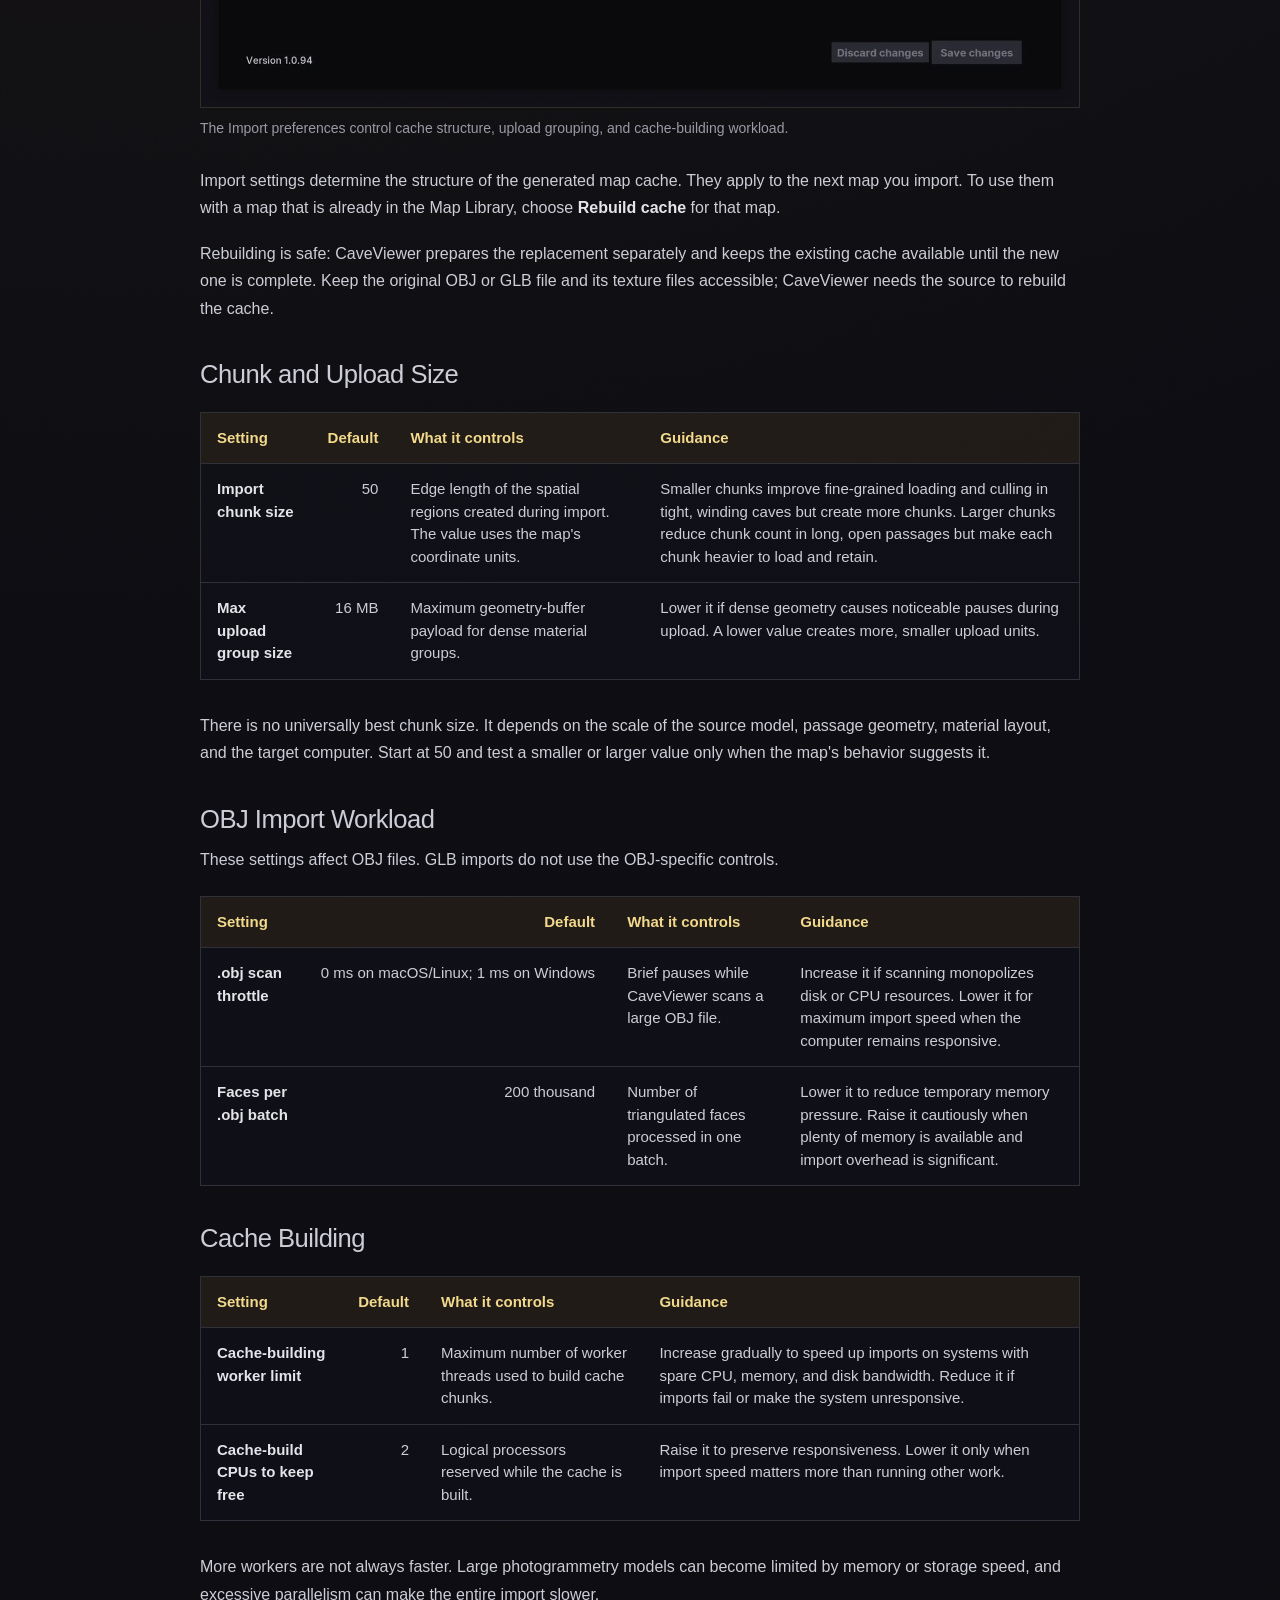
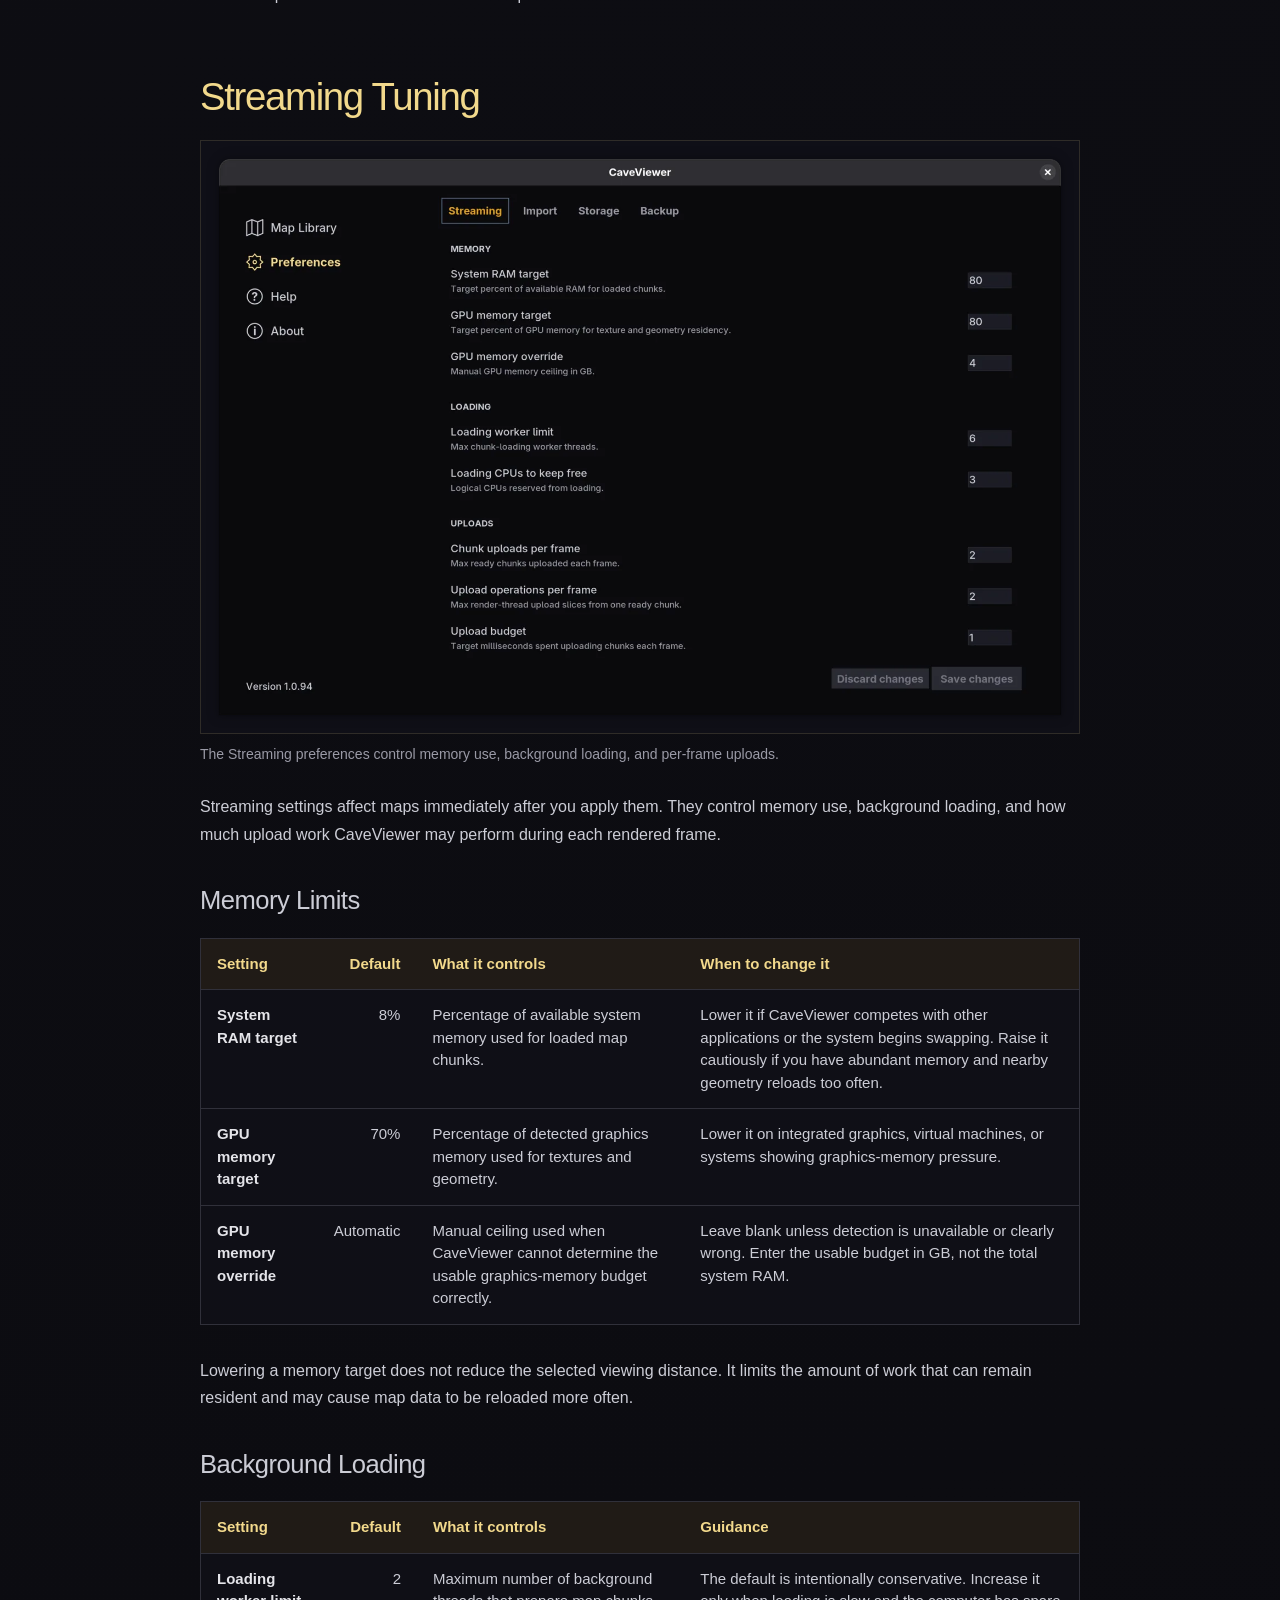
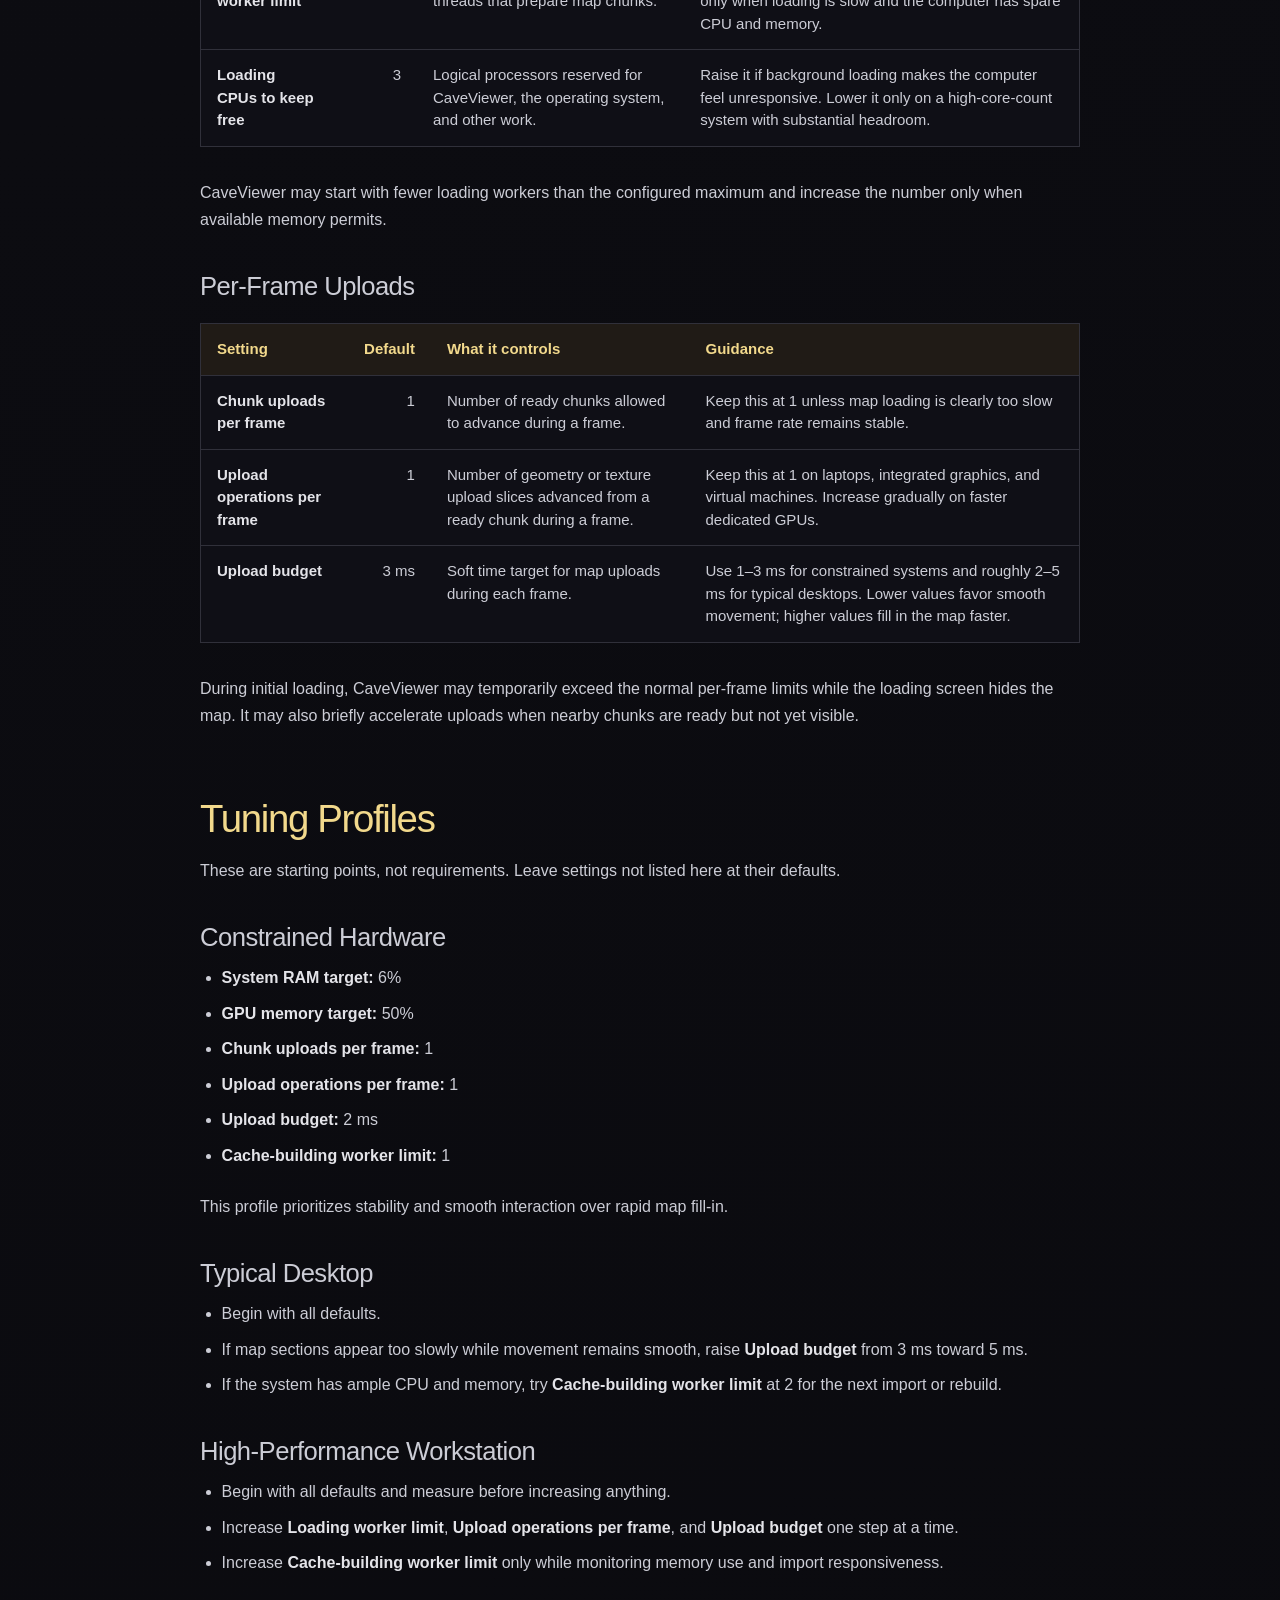
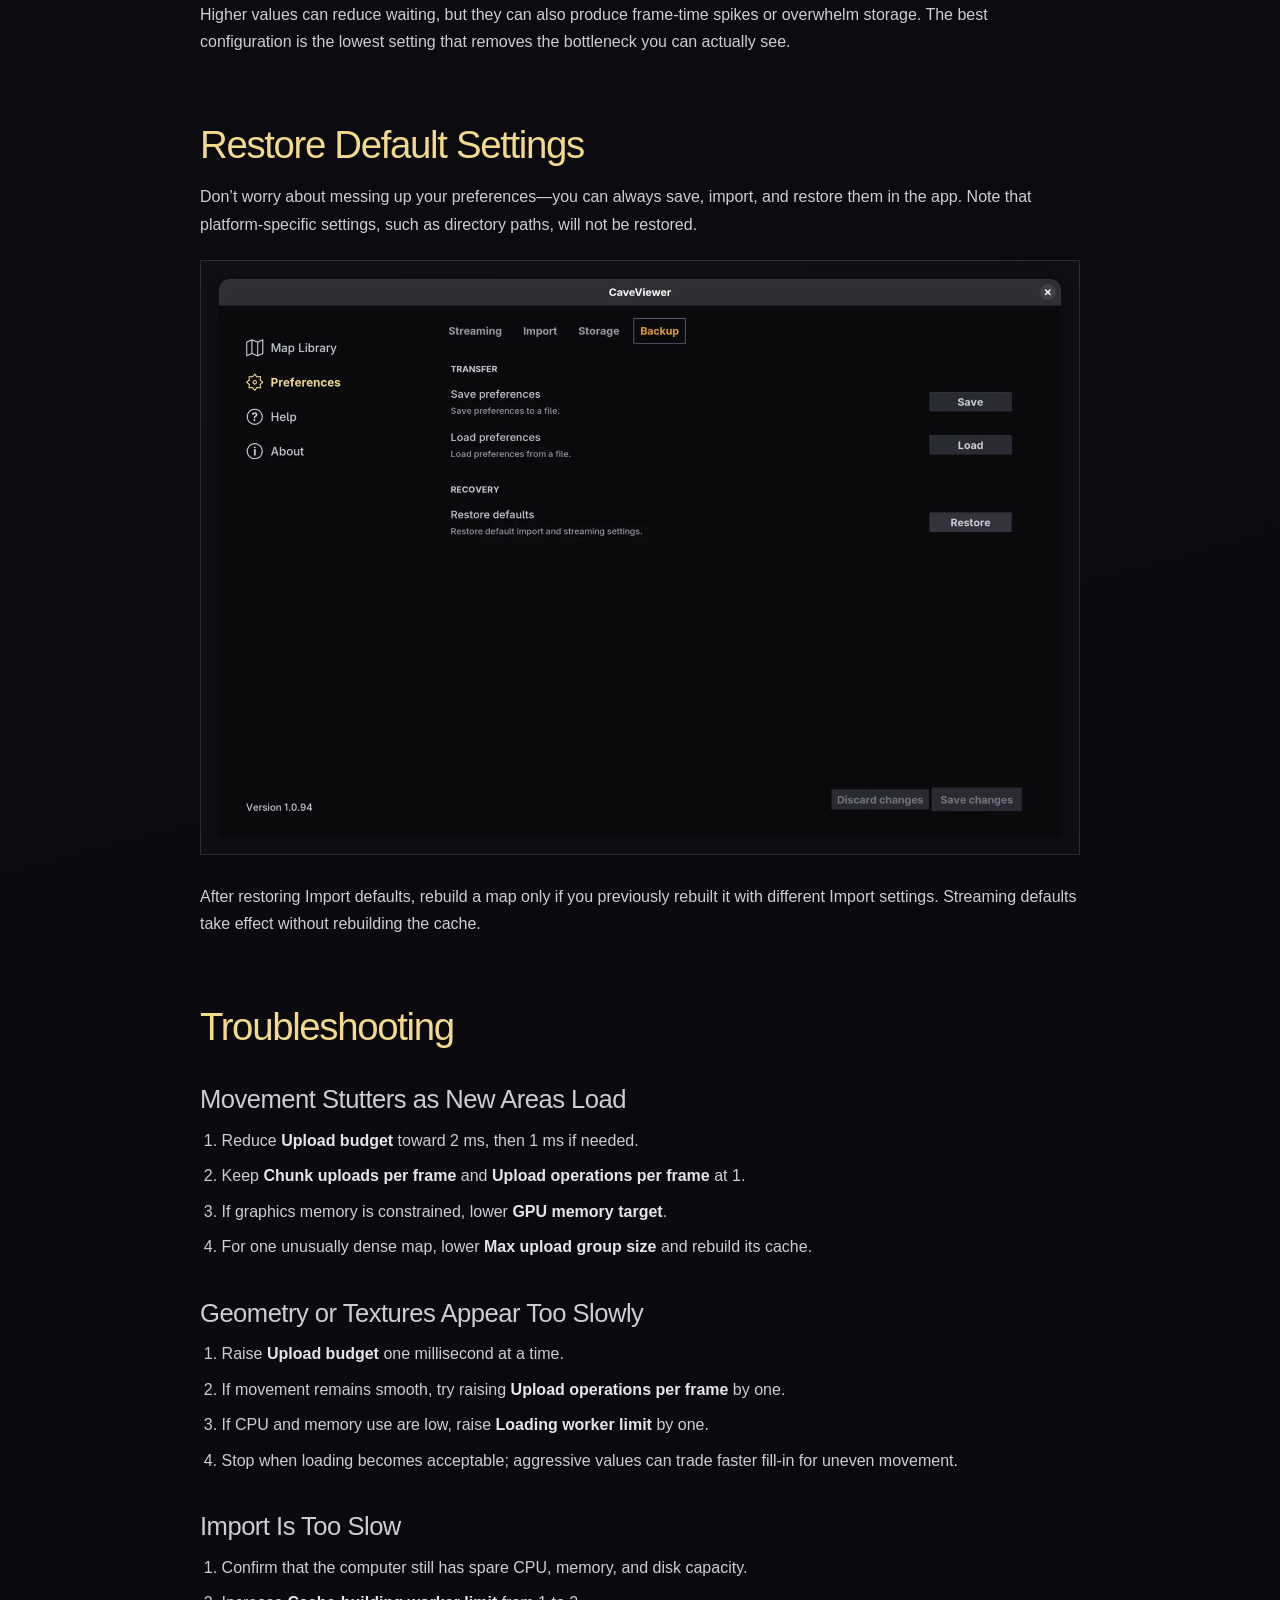
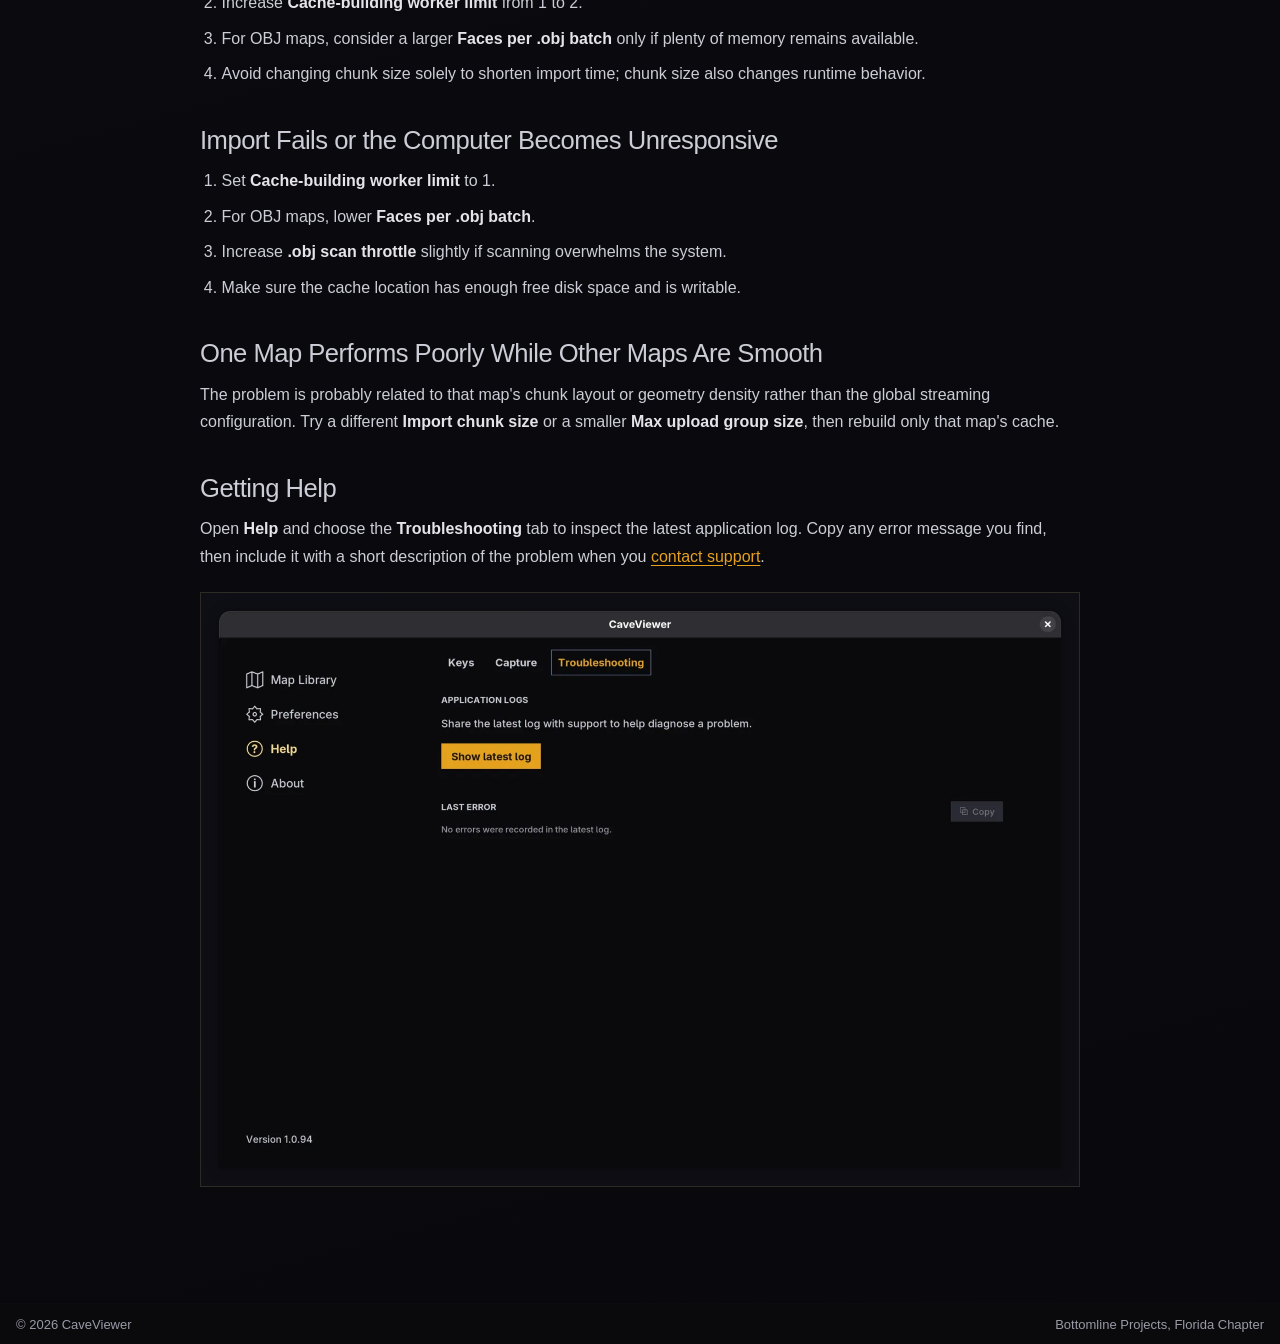
<file: docs.html>
<!doctype html>
<html lang="en">
<head>
    <meta charset="utf-8">
    <meta name="viewport" content="width=device-width, initial-scale=1, viewport-fit=cover">
    <meta name="theme-color" content="#0a0a0d">
    <title>Docs — CaveViewer</title>
    <meta name="description" content="CaveViewer system requirements, installation guidance, and map-performance tuning reference.">
    <meta name="robots" content="noindex">
    <link rel="stylesheet" href="assets/css/global.css?v=20260826-7">
    <link rel="stylesheet" href="assets/css/navigation-dropdown.css?v=20260826-4">
    <link rel="stylesheet" href="assets/css/readability.css">
    <link rel="stylesheet" href="assets/css/docs.css?v=20260826-2">
    <link rel="stylesheet" href="assets/css/app-theme.css">
</head>
<body class="page-docs">
<a class="skip-link" href="#main-content">Skip to main content</a>
<header class="site-header" data-site-header>
    <div class="site-header__inner">
        <a class="site-home" href="index.html" aria-label="CaveViewer home"><img class="site-home__mark" src="assets/icons/caveviewer-logo.svg" width="64" height="32" alt=""></a>
        <nav class="primary-nav" aria-label="Primary navigation">
            <a href="advantage.html">Why CaveViewer</a>
            <details class="primary-nav__dropdown">
                <summary aria-current="page">Docs</summary>
                <div class="primary-nav__dropdown-menu">
                    <a href="docs.html#system-requirements">System Requirements</a>
                    <a href="docs.html#installation">Installation</a>
                    <a href="docs.html#before-you-change-anything">Performance Tuning</a>
                    <a href="docs.html#troubleshooting-by-symptom">Troubleshooting</a>
                </div>
            </details>
            <details class="primary-nav__dropdown">
                <summary>Team &amp; Partners</summary>
                <div class="primary-nav__dropdown-menu">
                    <a href="about.html">Team</a>
                    <a href="media.html">Mapping Projects</a>
                    <a href="sponsors.html">Sponsors</a>
                </div>
            </details>
            <a href="contact.html">Contact</a>
        </nav>
        <a class="header-download" href="docs.html#installation" aria-label="Download CaveViewer"><span class="header-download__label">Download</span><svg viewBox="0 0 24 24" width="17" height="17" aria-hidden="true"><path d="M12 3v11m0 0 4-4m-4 4-4-4M5 17v3h14v-3" fill="none" stroke="currentColor" stroke-width="2" stroke-linecap="round" stroke-linejoin="round"/></svg></a>
        <button class="menu-toggle" type="button" aria-label="Open navigation" aria-expanded="false" data-menu-toggle>
            <span></span><span></span><span class="sr-only">Toggle navigation</span>
        </button>
    </div>
</header>
<main id="main-content" tabindex="-1">
    <section class="docs-page" aria-labelledby="docs-title">
        <div class="docs-page__grid" aria-hidden="true"></div>
        <div class="shell docs-layout">
<article class="docs-article">
<h1 class="sr-only" id="docs-title">CaveViewer Documentation</h1>
<h2 id="system-requirements">System Requirements and Compatibility</h2>
<p>CaveViewer is a desktop application for recent Windows, macOS, and
Linux computers. A dedicated graphics card is not required, although
faster hardware can load and display complex maps more quickly.</p>
<table class="docs-requirements-table docs-mobile-table--requirements">
<thead>
<tr class="header">
<th>Area</th>
<th>Guidance</th>
</tr>
</thead>
<tbody>
<tr class="odd">
<td><strong>Operating system</strong></td>
<td>Windows 10 or 11, macOS on Apple silicon or Intel, or Linux on
x86_64. CaveViewer is not designed for phones or tablets.</td>
</tr>
<tr class="even">
<td><strong>Memory</strong></td>
<td>16 GB of RAM is a practical starting point. Available memory limits
how much nearby geometry and texture data can remain loaded.</td>
</tr>
<tr class="odd">
<td><strong>Storage</strong></td>
<td>Allow roughly 256 GB of free disk space when working with large
source maps. CaveViewer builds a local cache during the first import,
so the source files and generated cache both need room.</td>
</tr>
<tr class="even">
<td><strong>Graphics</strong></td>
<td>Integrated graphics are supported. CaveViewer adjusts map residency
to its detected graphics-memory budget; very large textures may appear
softer when a smaller size is needed to stay within that budget.</td>
</tr>
<tr class="odd">
<td><strong>Map formats</strong></td>
<td>Open a textured OBJ map with its matching MTL and texture files, or
a GLB map. Keep all companion files together and accessible when
importing or rebuilding a cache.</td>
</tr>
</tbody>
</table>
<p>Performance depends on the map's physical scale, geometry density,
texture sizes, and the computer running CaveViewer. The defaults suit
most systems; use the tuning guidance below only when you encounter a
specific limitation.</p>
<h2 id="installation">Installation</h2>
<!-- installation-guidance:start -->
<!-- Generated from assets/data/release.json by scripts/sync_release.py. -->
<div class="docs-install-grid">
<section class="docs-install-card" aria-labelledby="install-windows">
<h3 id="install-windows">Windows</h3>
<p>Run the setup file. Windows may identify CaveViewer as an unrecognized app. Microsoft does not yet recognize its publisher. Confirm that the installer came from the official CaveViewer site before proceeding. Depending on your Windows version, select More info → Run anyway.</p>
<div class="docs-install-card__actions">
<p class="docs-install-card__downloads"><a href="https://github.com/CaveViewer/CaveViewer/releases/download/v1.0.96/CaveViewer-1.0.96-windows.exe" aria-label="Download CaveViewer for Windows"><span>Windows</span><svg viewBox="0 0 24 24" aria-hidden="true"><path d="M12 3v11m0 0 4-4m-4 4-4-4M5 17v3h14v-3"/></svg></a></p>
</div>
</section>
<section class="docs-install-card" aria-labelledby="install-macos">
<h3 id="install-macos">macOS</h3>
<p>Choose the download for Apple silicon or Intel Mac, then drag CaveViewer into Applications. macOS may be unable to verify CaveViewer. Apple does not yet recognize its developer. After confirming the download source, go to System Settings → Privacy &amp; Security → Open Anyway. Do not override a warning that says the app will damage your computer.</p>
<div class="docs-install-card__actions">
<p class="docs-install-card__downloads"><a href="https://github.com/CaveViewer/CaveViewer/releases/download/v1.0.96/CaveViewer-1.0.96-macos-arm64.dmg" aria-label="Download CaveViewer for Apple silicon"><span>Apple silicon</span><svg viewBox="0 0 24 24" aria-hidden="true"><path d="M12 3v11m0 0 4-4m-4 4-4-4M5 17v3h14v-3"/></svg></a><a href="https://github.com/CaveViewer/CaveViewer/releases/download/v1.0.96/CaveViewer-1.0.96-macos-x86_64.dmg" aria-label="Download CaveViewer for Intel Mac"><span>Intel Mac</span><svg viewBox="0 0 24 24" aria-hidden="true"><path d="M12 3v11m0 0 4-4m-4 4-4-4M5 17v3h14v-3"/></svg></a></p>
</div>
</section>
<section class="docs-install-card" aria-labelledby="install-linux">
<h3 id="install-linux">Linux</h3>
<p>Allow the x86_64 AppImage to run, then open it. Linux does not display an equivalent publisher-verification warning.</p>
<div class="docs-install-card__actions">
<p class="docs-install-card__downloads"><a href="https://github.com/CaveViewer/CaveViewer/releases/download/v1.0.96/CaveViewer-1.0.96-x86_64.AppImage" aria-label="Download CaveViewer for Linux"><span>Linux</span><svg viewBox="0 0 24 24" aria-hidden="true"><path d="M12 3v11m0 0 4-4m-4 4-4-4M5 17v3h14v-3"/></svg></a></p>
</div>
</section>
</div>
<!-- installation-guidance:end -->
<h2 id="before-you-change-anything">Before You Tune</h2>
<p>Open <strong>Preferences</strong> from the CaveViewer home screen.
The settings covered here are divided between two tabs:</p>
<ul>
<li><strong>Import</strong> controls how a map cache is built. Changes
affect new imports. To apply them to an existing map, select the map in
<strong>Map Library</strong> and choose <strong>Rebuild
cache</strong>.</li>
<li><strong>Streaming</strong> controls how the compiled map is loaded
and sent to the graphics processor while you explore it. These settings
do not require a cache rebuild.</li>
</ul>
<p>Change one setting at a time and test the same part of the map after
each change. This makes it much easier to identify what helped.</p>
<h2 id="quick-recommendations">Quick Recommendations</h2>
<table class="docs-mobile-table--recommendations">
<thead>
<tr class="header">
<th>What you notice</th>
<th>Change first</th>
<th>Direction</th>
</tr>
</thead>
<tbody>
<tr class="odd">
<td>CaveViewer uses too much system memory</td>
<td><strong>System RAM target</strong></td>
<td>Lower it</td>
</tr>
<tr class="even">
<td>Textures or geometry use too much graphics memory</td>
<td><strong>GPU memory target</strong></td>
<td>Lower it</td>
</tr>
<tr class="odd">
<td>Graphics-memory detection appears wrong</td>
<td><strong>GPU memory override</strong></td>
<td>Enter a conservative value in GB</td>
</tr>
<tr class="even">
<td>Movement pauses while new areas appear</td>
<td><strong>Upload budget</strong></td>
<td>Lower it gradually</td>
</tr>
<tr class="odd">
<td>New areas take too long to appear</td>
<td><strong>Upload budget</strong></td>
<td>Raise it gradually</td>
</tr>
<tr class="even">
<td>Import makes the computer unresponsive</td>
<td><strong>Cache-building worker limit</strong></td>
<td>Lower it</td>
</tr>
<tr class="odd">
<td>Import is slow and the computer has spare CPU and memory</td>
<td><strong>Cache-building worker limit</strong></td>
<td>Raise it gradually</td>
</tr>
<tr class="even">
<td>Tight or winding passages load inefficiently</td>
<td><strong>Import chunk size</strong></td>
<td>Try a smaller value, then rebuild</td>
</tr>
<tr class="odd">
<td>Long, open passages contain too many small chunks</td>
<td><strong>Import chunk size</strong></td>
<td>Try a larger value, then rebuild</td>
</tr>
<tr class="even">
<td>A dense map causes noticeable upload stalls</td>
<td><strong>Max upload group size</strong></td>
<td>Lower it, then rebuild</td>
</tr>
</tbody>
</table>
<h2 id="import-settings">Import Tuning</h2>
<figure class="docs-figure">
<picture>
<source type="image/webp" srcset="assets/images/features/preferences-import-800.webp 800w, assets/images/features/preferences-import-1600.webp 1600w" sizes="(max-width: 960px) calc(100vw - 48px), 880px">
<img src="assets/images/features/preferences-import.png" width="2420" height="1634" loading="lazy" decoding="async" alt="CaveViewer Preferences with the Import tab selected, showing cache and worker settings">
</picture>
<figcaption>The Import preferences control cache structure, upload grouping, and cache-building workload.</figcaption>
</figure>
<p>Import settings determine the structure of the generated map cache.
They apply to the next map you import. To use them with a map that is
already in the Map Library, choose <strong>Rebuild cache</strong> for
that map.</p>
<p>Rebuilding is safe: CaveViewer prepares the replacement separately
and keeps the existing cache available until the new one is complete.
Keep the original OBJ or GLB file and its texture files accessible;
CaveViewer needs the source to rebuild the cache.</p>
<h3 id="map-structure-and-upload-size">Chunk and Upload Size</h3>
<table class="docs-mobile-table--settings">
<thead>
<tr class="header">
<th>Setting</th>
<th style="text-align: right;">Default</th>
<th>What it controls</th>
<th>Guidance</th>
</tr>
</thead>
<tbody>
<tr class="odd">
<td><strong>Import chunk size</strong></td>
<td style="text-align: right;">50</td>
<td>Edge length of the spatial regions created during import. The value
uses the map's coordinate units.</td>
<td>Smaller chunks improve fine-grained loading and culling in tight,
winding caves but create more chunks. Larger chunks reduce chunk count
in long, open passages but make each chunk heavier to load and
retain.</td>
</tr>
<tr class="even">
<td><strong>Max upload group size</strong></td>
<td style="text-align: right;">16 MB</td>
<td>Maximum geometry-buffer payload for dense material groups.</td>
<td>Lower it if dense geometry causes noticeable pauses during upload. A
lower value creates more, smaller upload units.</td>
</tr>
</tbody>
</table>
<p>There is no universally best chunk size. It depends on the scale of
the source model, passage geometry, material layout, and the target
computer. Start at 50 and test a smaller or larger value only when the
map's behavior suggests it.</p>
<h3 id="obj-import-workload">OBJ Import Workload</h3>
<p>These settings affect OBJ files. GLB imports do not use the
OBJ-specific controls.</p>
<table class="docs-mobile-table--settings">
<thead>
<tr class="header">
<th>Setting</th>
<th style="text-align: right;">Default</th>
<th>What it controls</th>
<th>Guidance</th>
</tr>
</thead>
<tbody>
<tr class="odd">
<td><strong>.obj scan throttle</strong></td>
<td style="text-align: right;">0 ms on macOS/Linux; 1 ms on Windows</td>
<td>Brief pauses while CaveViewer scans a large OBJ file.</td>
<td>Increase it if scanning monopolizes disk or CPU resources. Lower it
for maximum import speed when the computer remains responsive.</td>
</tr>
<tr class="even">
<td><strong>Faces per .obj batch</strong></td>
<td style="text-align: right;">200 thousand</td>
<td>Number of triangulated faces processed in one batch.</td>
<td>Lower it to reduce temporary memory pressure. Raise it cautiously
when plenty of memory is available and import overhead is
significant.</td>
</tr>
</tbody>
</table>
<h3 id="cache-building">Cache Building</h3>
<table class="docs-mobile-table--settings">
<thead>
<tr class="header">
<th>Setting</th>
<th style="text-align: right;">Default</th>
<th>What it controls</th>
<th>Guidance</th>
</tr>
</thead>
<tbody>
<tr class="odd">
<td><strong>Cache-building worker limit</strong></td>
<td style="text-align: right;">1</td>
<td>Maximum number of worker threads used to build cache chunks.</td>
<td>Increase gradually to speed up imports on systems with spare CPU,
memory, and disk bandwidth. Reduce it if imports fail or make the system
unresponsive.</td>
</tr>
<tr class="even">
<td><strong>Cache-build CPUs to keep free</strong></td>
<td style="text-align: right;">2</td>
<td>Logical processors reserved while the cache is built.</td>
<td>Raise it to preserve responsiveness. Lower it only when import speed
matters more than running other work.</td>
</tr>
</tbody>
</table>
<p>More workers are not always faster. Large photogrammetry models can
become limited by memory or storage speed, and excessive parallelism can
make the entire import slower.</p>
<h2 id="streaming-settings">Streaming Tuning</h2>
<figure class="docs-figure">
<picture>
<source type="image/webp" srcset="assets/images/features/preferences-streaming-800.webp 800w, assets/images/features/preferences-streaming-1600.webp 1600w" sizes="(max-width: 960px) calc(100vw - 48px), 880px">
<img src="assets/images/features/preferences-streaming.png" width="2420" height="1634" loading="lazy" decoding="async" alt="CaveViewer Preferences with the Streaming tab selected, showing memory, loading, and upload settings">
</picture>
<figcaption>The Streaming preferences control memory use, background loading, and per-frame uploads.</figcaption>
</figure>
<p>Streaming settings affect maps immediately after you apply them. They
control memory use, background loading, and how much upload work
CaveViewer may perform during each rendered frame.</p>
<h3 id="memory">Memory Limits</h3>
<table class="docs-mobile-table--settings">
<thead>
<tr class="header">
<th>Setting</th>
<th style="text-align: right;">Default</th>
<th>What it controls</th>
<th>When to change it</th>
</tr>
</thead>
<tbody>
<tr class="odd">
<td><strong>System RAM target</strong></td>
<td style="text-align: right;">8%</td>
<td>Percentage of available system memory used for loaded map
chunks.</td>
<td>Lower it if CaveViewer competes with other applications or the
system begins swapping. Raise it cautiously if you have abundant memory
and nearby geometry reloads too often.</td>
</tr>
<tr class="even">
<td><strong>GPU memory target</strong></td>
<td style="text-align: right;">70%</td>
<td>Percentage of detected graphics memory used for textures and
geometry.</td>
<td>Lower it on integrated graphics, virtual machines, or systems
showing graphics-memory pressure.</td>
</tr>
<tr class="odd">
<td><strong>GPU memory override</strong></td>
<td style="text-align: right;">Automatic</td>
<td>Manual ceiling used when CaveViewer cannot determine the usable
graphics-memory budget correctly.</td>
<td>Leave blank unless detection is unavailable or clearly wrong. Enter
the usable budget in GB, not the total system RAM.</td>
</tr>
</tbody>
</table>
<p>Lowering a memory target does not reduce the selected viewing
distance. It limits the amount of work that can remain resident and may
cause map data to be reloaded more often.</p>
<h3 id="background-loading">Background Loading</h3>
<table class="docs-mobile-table--settings">
<thead>
<tr class="header">
<th>Setting</th>
<th style="text-align: right;">Default</th>
<th>What it controls</th>
<th>Guidance</th>
</tr>
</thead>
<tbody>
<tr class="odd">
<td><strong>Loading worker limit</strong></td>
<td style="text-align: right;">2</td>
<td>Maximum number of background threads that prepare map chunks.</td>
<td>The default is intentionally conservative. Increase it only when
loading is slow and the computer has spare CPU and memory.</td>
</tr>
<tr class="even">
<td><strong>Loading CPUs to keep free</strong></td>
<td style="text-align: right;">3</td>
<td>Logical processors reserved for CaveViewer, the operating system,
and other work.</td>
<td>Raise it if background loading makes the computer feel unresponsive.
Lower it only on a high-core-count system with substantial
headroom.</td>
</tr>
</tbody>
</table>
<p>CaveViewer may start with fewer loading workers than the configured
maximum and increase the number only when available memory permits.</p>
<h3 id="per-frame-uploads">Per-Frame Uploads</h3>
<table class="docs-mobile-table--settings">
<thead>
<tr class="header">
<th>Setting</th>
<th style="text-align: right;">Default</th>
<th>What it controls</th>
<th>Guidance</th>
</tr>
</thead>
<tbody>
<tr class="odd">
<td><strong>Chunk uploads per frame</strong></td>
<td style="text-align: right;">1</td>
<td>Number of ready chunks allowed to advance during a frame.</td>
<td>Keep this at 1 unless map loading is clearly too slow and frame rate
remains stable.</td>
</tr>
<tr class="even">
<td><strong>Upload operations per frame</strong></td>
<td style="text-align: right;">1</td>
<td>Number of geometry or texture upload slices advanced from a ready
chunk during a frame.</td>
<td>Keep this at 1 on laptops, integrated graphics, and virtual
machines. Increase gradually on faster dedicated GPUs.</td>
</tr>
<tr class="odd">
<td><strong>Upload budget</strong></td>
<td style="text-align: right;">3 ms</td>
<td>Soft time target for map uploads during each frame.</td>
<td>Use 1–3 ms for constrained systems and roughly 2–5 ms for typical
desktops. Lower values favor smooth movement; higher values fill in the
map faster.</td>
</tr>
</tbody>
</table>
<p>During initial loading, CaveViewer may temporarily exceed the normal
per-frame limits while the loading screen hides the map. It may also
briefly accelerate uploads when nearby chunks are ready but not yet
visible.</p>
<h2 id="recommended-tuning-profiles">Tuning Profiles</h2>
<p>These are starting points, not requirements. Leave settings not
listed here at their defaults.</p>
<h3
id="constrained-laptop-integrated-graphics-or-virtual-machine">Constrained
Hardware</h3>
<ul>
<li><strong>System RAM target:</strong> 6%</li>
<li><strong>GPU memory target:</strong> 50%</li>
<li><strong>Chunk uploads per frame:</strong> 1</li>
<li><strong>Upload operations per frame:</strong> 1</li>
<li><strong>Upload budget:</strong> 2 ms</li>
<li><strong>Cache-building worker limit:</strong> 1</li>
</ul>
<p>This profile prioritizes stability and smooth interaction over rapid
map fill-in.</p>
<h3 id="typical-desktop">Typical Desktop</h3>
<ul>
<li>Begin with all defaults.</li>
<li>If map sections appear too slowly while movement remains smooth,
raise <strong>Upload budget</strong> from 3 ms toward 5 ms.</li>
<li>If the system has ample CPU and memory, try <strong>Cache-building
worker limit</strong> at 2 for the next import or rebuild.</li>
</ul>
<h3 id="high-performance-workstation">High-Performance Workstation</h3>
<ul>
<li>Begin with all defaults and measure before increasing anything.</li>
<li>Increase <strong>Loading worker limit</strong>, <strong>Upload
operations per frame</strong>, and <strong>Upload budget</strong> one
step at a time.</li>
<li>Increase <strong>Cache-building worker limit</strong> only while
monitoring memory use and import responsiveness.</li>
</ul>
<p>Higher values can reduce waiting, but they can also produce
frame-time spikes or overwhelm storage. The best configuration is the
lowest setting that removes the bottleneck you can actually see.</p>
<h2 id="restore-the-defaults">Restore Default Settings</h2>
<p>Don’t worry about messing up your preferences—you can always save, import, and restore them in the app. Note that platform-specific settings, such as directory paths, will not be restored.</p>
<figure class="docs-figure">
<picture>
<source type="image/webp" srcset="assets/images/features/preferences-backup-800.webp 800w, assets/images/features/preferences-backup-1600.webp 1600w" sizes="(max-width: 960px) calc(100vw - 48px), 880px">
<img src="assets/images/features/preferences-backup.png" width="2420" height="1634" loading="lazy" decoding="async" alt="CaveViewer Preferences with the Backup tab selected, showing controls to save, load, and restore preferences">
</picture>
</figure>
<p>After restoring Import defaults, rebuild a map only if you previously
rebuilt it with different Import settings. Streaming defaults take
effect without rebuilding the cache.</p>
<h2 id="troubleshooting-by-symptom">Troubleshooting</h2>
<h3 id="movement-stutters-as-new-areas-load">Movement Stutters as New
Areas Load</h3>
<ol type="1">
<li>Reduce <strong>Upload budget</strong> toward 2 ms, then 1 ms if
needed.</li>
<li>Keep <strong>Chunk uploads per frame</strong> and <strong>Upload
operations per frame</strong> at 1.</li>
<li>If graphics memory is constrained, lower <strong>GPU memory
target</strong>.</li>
<li>For one unusually dense map, lower <strong>Max upload group
size</strong> and rebuild its cache.</li>
</ol>
<h3 id="geometry-or-textures-appear-too-slowly">Geometry or Textures
Appear Too Slowly</h3>
<ol type="1">
<li>Raise <strong>Upload budget</strong> one millisecond at a time.</li>
<li>If movement remains smooth, try raising <strong>Upload operations
per frame</strong> by one.</li>
<li>If CPU and memory use are low, raise <strong>Loading worker
limit</strong> by one.</li>
<li>Stop when loading becomes acceptable; aggressive values can trade
faster fill-in for uneven movement.</li>
</ol>
<h3 id="import-is-too-slow">Import Is Too Slow</h3>
<ol type="1">
<li>Confirm that the computer still has spare CPU, memory, and disk
capacity.</li>
<li>Increase <strong>Cache-building worker limit</strong> from 1 to
2.</li>
<li>For OBJ maps, consider a larger <strong>Faces per .obj
batch</strong> only if plenty of memory remains available.</li>
<li>Avoid changing chunk size solely to shorten import time; chunk size
also changes runtime behavior.</li>
</ol>
<h3 id="import-fails-or-the-computer-becomes-unresponsive">Import Fails
or the Computer Becomes Unresponsive</h3>
<ol type="1">
<li>Set <strong>Cache-building worker limit</strong> to 1.</li>
<li>For OBJ maps, lower <strong>Faces per .obj batch</strong>.</li>
<li>Increase <strong>.obj scan throttle</strong> slightly if scanning
overwhelms the system.</li>
<li>Make sure the cache location has enough free disk space and is
writable.</li>
</ol>
<h3 id="one-map-performs-poorly-while-other-maps-are-smooth">One Map
Performs Poorly While Other Maps Are Smooth</h3>
<p>The problem is probably related to that map's chunk layout or
geometry density rather than the global streaming configuration. Try a
different <strong>Import chunk size</strong> or a smaller <strong>Max
upload group size</strong>, then rebuild only that map's cache.</p>
<h3 id="getting-help">Getting Help</h3>
<p>Open <strong>Help</strong> and choose the <strong>Troubleshooting</strong> tab to inspect the latest application log. Copy any error message you find, then include it with a short description of the problem when you <a href="contact.html">contact support</a>.</p>
<figure class="docs-figure">
<picture>
<source type="image/webp" srcset="assets/images/features/help-troubleshooting-800.webp 800w, assets/images/features/help-troubleshooting-1600.webp 1600w" sizes="(max-width: 960px) calc(100vw - 48px), 880px">
<img src="assets/images/features/help-troubleshooting.png" width="2420" height="1634" loading="lazy" decoding="async" alt="CaveViewer Help with the Troubleshooting tab selected, showing the latest application log and last error controls">
</picture>
</figure>

            </article>
        </div>
    </section>
</main>
<footer class="site-endcap"><div class="site-endcap__inner"><span class="site-endcap__copyright">&copy; 2026 CaveViewer</span><a class="site-endcap__partner" href="https://www.bottomlineprojects.com/">Bottomline Projects, Florida Chapter</a></div></footer>
<script src="assets/js/app.js?v=20260826" defer></script>
</body>
</html>
</file>
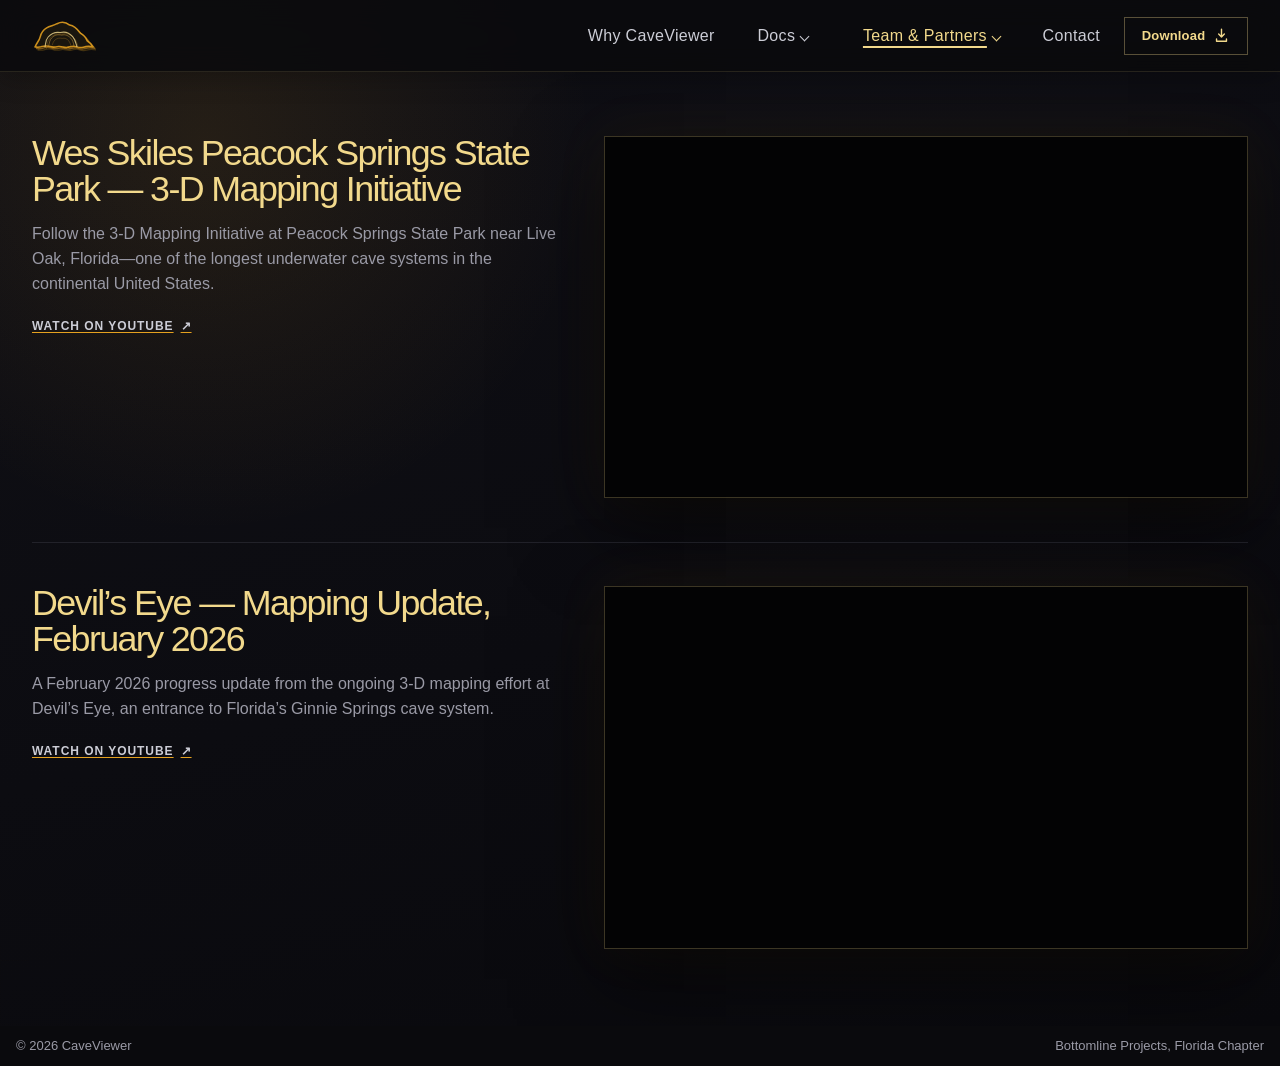
<file: media.html>
<!doctype html>
<html lang="en">
<head>
    <meta charset="utf-8">
    <meta name="viewport" content="width=device-width, initial-scale=1, viewport-fit=cover">
    <meta name="theme-color" content="#0a0a0d">
    <title>Projects — CaveViewer</title>
    <meta name="description" content="Videos from the cave mapping expeditions behind CaveViewer data.">
    <meta name="robots" content="noindex">
    <link rel="stylesheet" href="assets/css/global.css?v=20260826-7">
    <link rel="stylesheet" href="assets/css/navigation-dropdown.css?v=20260826-4">
    <link rel="stylesheet" href="assets/css/readability.css">
    <link rel="stylesheet" href="assets/css/page.css">
    <link rel="stylesheet" href="assets/css/features.css?v=20260826-2">
    <link rel="stylesheet" href="assets/css/app-theme.css">
</head>
<body class="page-media">
<a class="skip-link" href="#main-content">Skip to main content</a>
<header class="site-header" data-site-header>
    <div class="site-header__inner">
        <a class="site-home" href="index.html" aria-label="CaveViewer home"><img class="site-home__mark" src="assets/icons/caveviewer-logo.svg" width="64" height="32" alt=""></a>
        <nav class="primary-nav" aria-label="Primary navigation">
            <a href="advantage.html">Why CaveViewer</a>
            <details class="primary-nav__dropdown">
                <summary>Docs</summary>
                <div class="primary-nav__dropdown-menu">
                    <a href="docs.html#system-requirements">System Requirements</a>
                    <a href="docs.html#installation">Installation</a>
                    <a href="docs.html#before-you-change-anything">Performance Tuning</a>
                    <a href="docs.html#troubleshooting-by-symptom">Troubleshooting</a>
                </div>
            </details>
            <details class="primary-nav__dropdown">
                <summary aria-current="page">Team &amp; Partners</summary>
                <div class="primary-nav__dropdown-menu">
                    <a href="about.html">Team</a>
                    <a href="media.html" aria-current="page">Mapping Projects</a>
                    <a href="sponsors.html">Sponsors</a>
                </div>
            </details>
            <a href="contact.html">Contact</a>
        </nav>
        <a class="header-download" href="docs.html#installation" aria-label="Download CaveViewer"><span class="header-download__label">Download</span><svg viewBox="0 0 24 24" width="17" height="17" aria-hidden="true"><path d="M12 3v11m0 0 4-4m-4 4-4-4M5 17v3h14v-3" fill="none" stroke="currentColor" stroke-width="2" stroke-linecap="round" stroke-linejoin="round"/></svg></a>
        <button class="menu-toggle" type="button" aria-label="Open navigation" aria-expanded="false" data-menu-toggle>
            <span></span><span></span><span class="sr-only">Toggle navigation</span>
        </button>
    </div>
</header>

<main id="main-content" tabindex="-1">
    <section class="media-page" aria-labelledby="media-page-title">
        <h1 id="media-page-title" class="sr-only">Projects</h1>
        <div class="media-page__grid" aria-hidden="true"></div>
        <div class="shell">
            <div class="media-page__sections">
                <section class="feature-section" id="peacock-springs" aria-labelledby="peacock-springs-title" data-reveal>
                    <div class="feature-section__copy">
                        <h2 id="peacock-springs-title" class="media-page__video-title">Wes Skiles Peacock Springs State Park — 3-D Mapping Initiative</h2>
                        <p>Follow the 3-D Mapping Initiative at Peacock Springs State Park near Live Oak, Florida—one of the longest underwater cave systems in the continental United States.</p>
                        <a class="media-page__watch-link" href="https://www.youtube.com/watch?v=ZytYB0jpe38" target="_blank" rel="noopener noreferrer">Watch on YouTube <span aria-hidden="true">↗</span></a>
                    </div>
                    <figure class="feature-section__visual feature-section__visual--video" aria-labelledby="peacock-springs-title">
                        <iframe width="560" height="315" src="https://www.youtube-nocookie.com/embed/ZytYB0jpe38" title="Wes Skiles Peacock Springs State Park — 3-D Mapping Initiative" loading="lazy" referrerpolicy="strict-origin-when-cross-origin" allow="accelerometer; autoplay; clipboard-write; encrypted-media; gyroscope; picture-in-picture; web-share" allowfullscreen></iframe>
                        <figcaption class="sr-only">Wes Skiles Peacock Springs State Park — 3-D Mapping Initiative</figcaption>
                    </figure>
                </section>

                <section class="feature-section" id="devils-eye" aria-labelledby="devils-eye-title" data-reveal>
                    <div class="feature-section__copy">
                        <h2 id="devils-eye-title" class="media-page__video-title">Devil&rsquo;s Eye — Mapping Update, February 2026</h2>
                        <p>A February 2026 progress update from the ongoing 3-D mapping effort at Devil&rsquo;s Eye, an entrance to Florida&rsquo;s Ginnie Springs cave system.</p>
                        <a class="media-page__watch-link" href="https://www.youtube.com/watch?v=BSv9UILf6DI" target="_blank" rel="noopener noreferrer">Watch on YouTube <span aria-hidden="true">↗</span></a>
                    </div>
                    <figure class="feature-section__visual feature-section__visual--video" aria-labelledby="devils-eye-title">
                        <iframe width="560" height="315" src="https://www.youtube-nocookie.com/embed/BSv9UILf6DI" title="Devil's Eye — Mapping Update, February 2026" loading="lazy" referrerpolicy="strict-origin-when-cross-origin" allow="accelerometer; autoplay; clipboard-write; encrypted-media; gyroscope; picture-in-picture; web-share" allowfullscreen></iframe>
                        <figcaption class="sr-only">Devil&rsquo;s Eye — Mapping Update, February 2026</figcaption>
                    </figure>
                </section>
            </div>
        </div>
    </section>
</main>

<footer class="site-endcap"><div class="site-endcap__inner"><span class="site-endcap__copyright">&copy; 2026 CaveViewer</span><a class="site-endcap__partner" href="https://www.bottomlineprojects.com/">Bottomline Projects, Florida Chapter</a></div></footer>

<script src="assets/js/app.js?v=20260826" defer></script>
</body>
</html>
</file>
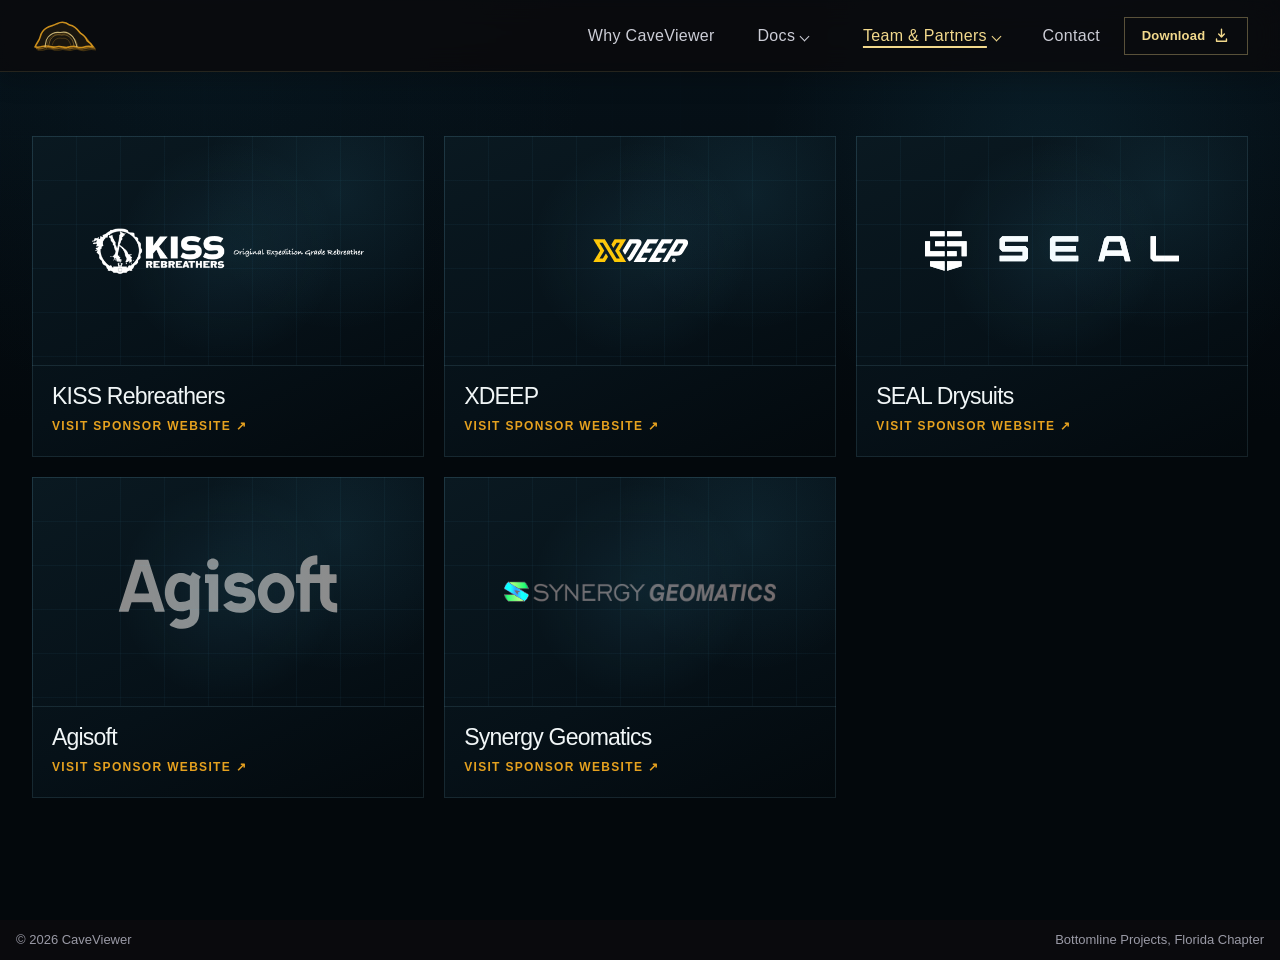
<file: sponsors.html>
<!doctype html>
<html lang="en">
<head>
    <meta charset="utf-8">
    <meta name="viewport" content="width=device-width, initial-scale=1, viewport-fit=cover">
    <meta name="theme-color" content="#0a0a0d">
    <title>Sponsors — CaveViewer</title>
    <meta name="description" content="Organizations supporting CaveViewer and its cave-mapping work.">
    <meta name="robots" content="noindex">
    <link rel="stylesheet" href="assets/css/global.css?v=20260826-7">
    <link rel="stylesheet" href="assets/css/navigation-dropdown.css?v=20260826-4">
    <link rel="stylesheet" href="assets/css/readability.css">
    <link rel="stylesheet" href="assets/css/sponsors.css">
    <link rel="stylesheet" href="assets/css/app-theme.css">
</head>
<body class="page-sponsors">
<a class="skip-link" href="#main-content">Skip to main content</a>
<header class="site-header" data-site-header>
    <div class="site-header__inner">
        <a class="site-home" href="index.html" aria-label="CaveViewer home"><img class="site-home__mark" src="assets/icons/caveviewer-logo.svg" width="64" height="32" alt=""></a>
        <nav class="primary-nav" aria-label="Primary navigation">
            <a href="advantage.html">Why CaveViewer</a>
            <details class="primary-nav__dropdown">
                <summary>Docs</summary>
                <div class="primary-nav__dropdown-menu">
                    <a href="docs.html#system-requirements">System Requirements</a>
                    <a href="docs.html#installation">Installation</a>
                    <a href="docs.html#before-you-change-anything">Performance Tuning</a>
                    <a href="docs.html#troubleshooting-by-symptom">Troubleshooting</a>
                </div>
            </details>
            <details class="primary-nav__dropdown">
                <summary aria-current="page">Team &amp; Partners</summary>
                <div class="primary-nav__dropdown-menu">
                    <a href="about.html">Team</a>
                    <a href="media.html">Mapping Projects</a>
                    <a href="sponsors.html" aria-current="page">Sponsors</a>
                </div>
            </details>
            <a href="contact.html">Contact</a>
        </nav>
        <a class="header-download" href="docs.html#installation" aria-label="Download CaveViewer"><span class="header-download__label">Download</span><svg viewBox="0 0 24 24" width="17" height="17" aria-hidden="true"><path d="M12 3v11m0 0 4-4m-4 4-4-4M5 17v3h14v-3" fill="none" stroke="currentColor" stroke-width="2" stroke-linecap="round" stroke-linejoin="round"/></svg></a>
        <button class="menu-toggle" type="button" aria-label="Open navigation" aria-expanded="false" data-menu-toggle>
            <span></span><span></span><span class="sr-only">Toggle navigation</span>
        </button>
    </div>
</header>

<main id="main-content" tabindex="-1">
    <h1 id="sponsors-page-title" class="sr-only">Sponsors</h1>
    <section class="sponsors-page" aria-labelledby="sponsors-page-title">
        <div class="sponsors-page__grid-bg" aria-hidden="true"></div>
        <div class="shell">
            <div class="sponsors-page__grid">
                <a class="sponsor-card sponsor-card--kiss" href="https://www.kissrebreathers.com/" target="_blank" rel="noopener noreferrer" data-reveal>
                    <div class="sponsor-card__media">
                        <picture>
                            <source type="image/webp" srcset="assets/images/sponsors/kiss-rebreathers-logo.webp">
                            <img src="assets/images/sponsors/kiss-rebreathers-logo.png" width="487" height="82" loading="eager" fetchpriority="high" decoding="async" alt="KISS Rebreathers logo">
                        </picture>
                    </div>
                    <div class="sponsor-card__caption">
                        <h2>KISS Rebreathers</h2>
                        <p>Visit sponsor website <span aria-hidden="true">↗</span><span class="sr-only"> (opens in a new tab)</span></p>
                    </div>
                </a>

                <a class="sponsor-card sponsor-card--xdeep" href="https://www.xdeep.eu/" target="_blank" rel="noopener noreferrer" data-reveal>
                    <div class="sponsor-card__media">
                        <picture>
                            <source type="image/webp" srcset="assets/images/sponsors/xdeep-logo.webp">
                            <img src="assets/images/sponsors/xdeep-logo.png" width="95" height="24" loading="eager" decoding="async" alt="XDEEP logo">
                        </picture>
                    </div>
                    <div class="sponsor-card__caption">
                        <h2>XDEEP</h2>
                        <p>Visit sponsor website <span aria-hidden="true">↗</span><span class="sr-only"> (opens in a new tab)</span></p>
                    </div>
                </a>

                <a class="sponsor-card sponsor-card--seal" href="https://www.sealdrysuits.eu/" target="_blank" rel="noopener noreferrer" data-reveal>
                    <div class="sponsor-card__media">
                        <img src="assets/images/sponsors/seal-drysuits-logo.svg" width="750" height="160" loading="lazy" decoding="async" alt="SEAL Drysuits logo">
                    </div>
                    <div class="sponsor-card__caption">
                        <h2>SEAL Drysuits</h2>
                        <p>Visit sponsor website <span aria-hidden="true">↗</span><span class="sr-only"> (opens in a new tab)</span></p>
                    </div>
                </a>

                <a class="sponsor-card sponsor-card--agisoft" href="https://www.agisoft.com/" target="_blank" rel="noopener noreferrer" data-reveal>
                    <div class="sponsor-card__media">
                        <img src="assets/images/sponsors/agisoft-logo.svg" width="187" height="65" loading="lazy" decoding="async" alt="Agisoft logo">
                    </div>
                    <div class="sponsor-card__caption">
                        <h2>Agisoft</h2>
                        <p>Visit sponsor website <span aria-hidden="true">↗</span><span class="sr-only"> (opens in a new tab)</span></p>
                    </div>
                </a>

                <a class="sponsor-card sponsor-card--synergy" href="https://syn-geo.com/" target="_blank" rel="noopener noreferrer" data-reveal>
                    <div class="sponsor-card__media">
                        <img src="assets/images/sponsors/synergy-geomatics-logo.png" width="340" height="31" loading="lazy" decoding="async" alt="Synergy Geomatics logo">
                    </div>
                    <div class="sponsor-card__caption">
                        <h2>Synergy Geomatics</h2>
                        <p>Visit sponsor website <span aria-hidden="true">↗</span><span class="sr-only"> (opens in a new tab)</span></p>
                    </div>
                </a>
            </div>
        </div>
    </section>
</main>

<footer class="site-endcap"><div class="site-endcap__inner"><span class="site-endcap__copyright">&copy; 2026 CaveViewer</span><a class="site-endcap__partner" href="https://www.bottomlineprojects.com/">Bottomline Projects, Florida Chapter</a></div></footer>
<script src="assets/js/app.js?v=20260826" defer></script>
</body>
</html>
</file>
<file: assets/css/global.css>
:root {
    /* These interface values mirror caveviewer.gui.tk_theme.DARK_THEME.
       The --cyan aliases preserve the semantic accent used by page CSS. */
    --bg: #0a0a0d;
    --bg-soft: #12121a;
    --panel: #12121a;
    --panel-2: #1c1c24;
    --text: #cccdd6;
    --title: #f2d98c;
    --muted: #9a9aa6;
    --line: #30303a;
    --line-strong: #5c5c6e;
    --focus: #5d6f8a;
    --accent: #e5a11f;
    --accent-hover: #f0b13a;
    --accent-border: #9c6f18;
    --accent-text: #1a1408;
    --accent-rgb: 229, 161, 31;
    --accent-hover-rgb: 240, 177, 58;
    --cyan: var(--accent);
    --cyan-2: var(--accent-hover);
    --cyan-dim: var(--accent-border);
    --max: 1480px;
    --header-h: 72px;
    --display: "Segoe UI", Inter, Helvetica, Arial, sans-serif;
    --body: Inter, "Segoe UI", Helvetica, Arial, sans-serif;
    --display-weight: 400;
    --display-accent-weight: 520;
    --hero-title-size: clamp(46px, 6vw, 96px);
    --hero-lead-size: clamp(16px, 1.2vw, 18px);
    --hero-title-line-height: .93;
    --hero-title-letter-spacing: -.055em;
    --site-endcap-h: 40px;
    /* Visible labels and metadata use this floor; decorative symbols and
       visually hidden form controls do not carry essential information. */
    --small-text-min: 12px;
}

* {
    box-sizing: border-box;
}

html {
    overflow-y: auto;
    background: var(--bg);
    scroll-behavior: smooth;
}

body {
    display: flex;
    flex-direction: column;
    min-height: 100vh;
    min-height: 100svh;
    margin: 0;
    overflow-x: hidden;
    color: var(--text);
    background: var(--bg);
    font-family: var(--body);
    -webkit-font-smoothing: antialiased;
}

body > main {
    flex: 1 0 auto;
}

a {
    color: inherit;
    text-decoration: none;
}

img,
svg {
    display: block;
    max-width: 100%;
}

button,
input,
textarea,
select {
    font: inherit;
}

button {
    -webkit-appearance: none;
    appearance: none;
}

.shell {
    width: min(calc(100% - 64px), var(--max));
    margin-inline: auto;
}

.sr-only {
    position: absolute !important;
    width: 1px !important;
    height: 1px !important;
    padding: 0 !important;
    margin: -1px !important;
    overflow: hidden !important;
    clip: rect(0, 0, 0, 0) !important;
    white-space: nowrap !important;
    border: 0 !important;
}

/* Shared button treatment used by the Contact form. */
.button {
    display: inline-flex;
    align-items: center;
    justify-content: center;
    min-height: 54px;
    gap: 22px;
    padding: 0 25px;
    border: 1px solid transparent;
    font-size: 13px;
    font-weight: 700;
    letter-spacing: .015em;
    line-height: 1.15;
    text-align: center;
    transition: transform .2s ease, background .2s ease, border-color .2s ease,
        color .2s ease;
}

.button:hover {
    transform: translateY(-2px);
}

.button--primary {
    border-color: var(--accent-border);
    background: var(--accent);
    color: var(--accent-text);
    box-shadow: 0 10px 32px rgba(var(--accent-rgb), .16);
}

.button--primary:hover {
    border-color: var(--accent);
    background: var(--accent-hover);
}

/* Reveal is opt-in: app.js adds reveal-enhanced only after initialization. */
html.reveal-enhanced [data-reveal] {
    opacity: 0;
    transform: translateY(24px);
    transition: opacity .75s cubic-bezier(.2, .8, .2, 1),
        transform .75s cubic-bezier(.2, .8, .2, 1);
}

/* Keep the first above-the-fold content anchored to the shared page inset. */
html.reveal-enhanced .advantages-page .feature-section:first-child[data-reveal],
html.reveal-enhanced .features-page .feature-section:first-child[data-reveal],
html.reveal-enhanced .media-page .feature-section:first-child[data-reveal],
html.reveal-enhanced .about-team-grid > [data-reveal]:first-child,
html.reveal-enhanced .sponsors-page__grid > [data-reveal]:first-child,
html.reveal-enhanced .contact-page__layout > [data-reveal]:first-child {
    transform: none;
}

html.reveal-enhanced [data-reveal].is-visible {
    opacity: 1;
    transform: none;
}

/* Shared header --------------------------------------------------------- */
.site-header {
    position: fixed;
    inset: 0 0 auto;
    z-index: 100;
    height: var(--header-h);
    border-bottom: 1px solid rgba(242, 217, 140, .12);
    background: rgba(10, 10, 13, .84);
    box-shadow: 0 8px 22px rgba(0, 0, 0, .22);
    backdrop-filter: blur(14px) saturate(.78);
    -webkit-backdrop-filter: blur(14px) saturate(.78);
}

.site-header__inner {
    display: flex;
    align-items: center;
    justify-content: flex-start;
    width: min(calc(100% - 64px), var(--max));
    height: 100%;
    gap: 24px;
    margin: auto;
}

.site-home {
    display: inline-flex;
    align-items: center;
    justify-content: center;
    flex: 0 0 64px;
    width: 64px;
    height: 36px;
    color: var(--text);
    font-family: var(--display);
    font-size: 16px;
    font-weight: 520;
    letter-spacing: .02em;
    white-space: nowrap;
    transition: color .2s ease;
}

.site-home__mark {
    width: 100%;
    height: 100%;
    object-fit: contain;
    transition: filter .18s ease, transform .18s ease;
}

.site-home:hover,
.site-home:focus-visible {
    color: var(--accent);
}

.site-home:hover .site-home__mark,
.site-home:focus-visible .site-home__mark {
    filter: brightness(1.14);
    transform: translateY(-1px);
}

.site-home:focus-visible {
    outline: 1px solid rgba(var(--accent-rgb), .72);
    outline-offset: 4px;
}

.primary-nav {
    display: flex;
    align-items: center;
    gap: clamp(22px, 2.4vw, 34px);
    margin-left: auto;
}

.primary-nav > a {
    position: relative;
    display: block;
    padding: 24px 0 22px;
    color: var(--text);
    font-family: var(--display);
    font-size: 16px;
    font-weight: 520;
    letter-spacing: .02em;
    line-height: normal;
    white-space: nowrap;
    transition: color .2s ease;
}

.primary-nav > a:hover,
.primary-nav > a:focus-visible,
.primary-nav > a[aria-current="page"] {
    color: var(--accent);
}

.primary-nav > a:focus-visible,
.primary-nav > a[aria-current="page"] {
    text-decoration: underline;
    text-decoration-thickness: 2px;
    text-underline-offset: 5px;
}

.primary-nav > a:focus-visible {
    outline: 2px solid rgba(242, 217, 140, .82);
    outline-offset: 4px;
}

.header-download {
    display: inline-flex;
    align-self: center;
    align-items: center;
    justify-content: center;
    gap: 8px;
    flex: 0 0 auto;
    min-width: 124px;
    min-height: 38px;
    padding: 0 13px;
    border: 1px solid rgba(242, 217, 140, .34);
    background: transparent;
    color: var(--title);
    font-family: var(--display);
    font-size: 13px;
    font-weight: 700;
    letter-spacing: .015em;
    line-height: normal;
    white-space: nowrap;
    transition: border-color .18s ease, color .18s ease;
}

.header-download svg {
    width: 17px;
    height: 17px;
    flex: 0 0 auto;
}

.header-download:hover,
.header-download:focus-visible {
    border-color: var(--accent);
    background: transparent;
    color: var(--accent);
}

.header-download:focus-visible {
    outline: 1px solid rgba(242, 217, 140, .82);
    outline-offset: 3px;
}

.menu-toggle {
    display: none;
}

main [id] {
    scroll-margin-top: calc(var(--header-h) + 18px);
}

#main-content {
    scroll-margin-top: calc(var(--header-h) + 18px);
}

/* Keyboard users can bypass repeated navigation and land below the header. */
.skip-link {
    position: fixed;
    top: 10px;
    left: 10px;
    z-index: 200;
    padding: 10px 14px;
    border: 1px solid var(--accent-border);
    background: var(--accent);
    color: var(--accent-text);
    font-size: 14px;
    font-weight: 700;
    transform: translateY(-160%);
}

.skip-link:focus-visible {
    transform: translateY(0);
    outline: 2px solid var(--title);
    outline-offset: 3px;
}

/* The canonical pages use this compact endcap, not the retired full footer. */
.site-endcap {
    flex: 0 0 auto;
    min-height: var(--site-endcap-h);
    overflow: visible;
    border: 0;
    background: transparent;
}

.site-endcap__inner {
    display: grid;
    grid-template-columns: auto minmax(0, 1fr);
    align-items: center;
    width: min(calc(100% - 32px), var(--max));
    min-height: var(--site-endcap-h);
    column-gap: 6px;
    padding-block: 6px;
    margin-inline: auto;
    color: var(--muted);
    line-height: 1.2;
}

.site-endcap__copyright,
.site-endcap__partner {
    font-size: calc(var(--small-text-min) + 1px);
}

.site-endcap__partner {
    min-width: 0;
    margin-left: auto;
    text-align: right;
}

/* Intermediate desktop keeps the primary navigation inline. */
@media (max-width: 1040px) {
    .site-header__inner {
        width: min(calc(100% - 40px), var(--max));
        gap: 18px;
    }

    .primary-nav {
        gap: clamp(14px, 2.2vw, 22px);
    }

    .site-home,
    .primary-nav > a {
        font-size: 15px;
        letter-spacing: .015em;
    }
}

/* Small screens replace the inline destinations with a focused menu. */
@media (max-width: 960px) {
    :root {
        --header-h: 64px;
    }

    .site-header__inner {
        width: min(calc(100% - 32px), var(--max));
        gap: 12px;
    }

    .site-home {
        flex-basis: 52px;
        width: 52px;
        height: 30px;
    }

    .header-download {
        display: none;
    }

    .menu-toggle {
        position: relative;
        z-index: 105;
        display: grid;
        width: 44px;
        height: 44px;
        margin-left: auto;
        padding: 0;
        place-items: center;
        border: 1px solid rgba(242, 217, 140, .28);
        border-radius: 0;
        background: rgba(18, 18, 26, .76);
        color: var(--text);
        cursor: pointer;
        transition: border-color .18s ease, background .18s ease, color .18s ease;
    }

    .menu-toggle:hover,
    .menu-toggle:focus-visible,
    .menu-toggle[aria-expanded="true"] {
        border-color: rgba(var(--accent-rgb), .68);
        background: rgba(var(--accent-rgb), .12);
        color: var(--title);
    }

    .menu-toggle > span:not(.sr-only) {
        position: absolute;
        right: 12px;
        left: 12px;
        height: 1px;
        background: currentColor;
        transition: transform .2s ease, top .2s ease;
    }

    .menu-toggle > span:first-child {
        top: 17px;
    }

    .menu-toggle > span:nth-child(2) {
        top: 25px;
    }

    .menu-toggle[aria-expanded="true"] > span:first-child {
        top: 21px;
        transform: rotate(45deg);
    }

    .menu-toggle[aria-expanded="true"] > span:nth-child(2) {
        top: 21px;
        transform: rotate(-45deg);
    }

    .primary-nav {
        position: fixed;
        z-index: 104;
        top: calc(var(--header-h) - 4px);
        right: 12px;
        display: grid;
        width: min(282px, calc(100vw - 24px));
        min-height: 0;
        gap: 0;
        padding: 6px;
        max-height: calc(100dvh - var(--header-h) - 8px);
        overflow-x: hidden;
        overflow-y: auto;
        overscroll-behavior: contain;
        border: 1px solid rgba(242, 217, 140, .20);
        border-radius: 0;
        background: linear-gradient(145deg, rgba(29, 29, 38, .99), rgba(14, 14, 19, .99));
        box-shadow: 0 22px 48px rgba(0, 0, 0, .46);
        opacity: 0;
        visibility: hidden;
        pointer-events: none;
        transform: translateY(-7px);
        transition: opacity .18s ease, visibility .18s ease, transform .18s ease;
    }

    .primary-nav.is-open {
        opacity: 1;
        visibility: visible;
        pointer-events: auto;
        transform: none;
    }

    .primary-nav > a {
        display: flex;
        align-items: center;
        width: 100%;
        min-height: 43px;
        margin: 0;
        padding: 10px;
        border: 0;
        border-radius: 0;
        background: none;
        color: var(--text);
        font-size: 15px;
        font-weight: 520;
        letter-spacing: .015em;
        line-height: normal;
        white-space: normal;
    }

    .primary-nav > a:hover,
    .primary-nav > a:focus-visible {
        background: rgba(var(--accent-rgb), .10);
        color: var(--title);
    }
}

@media (max-width: 760px) {
    :root {
        --hero-title-size: clamp(36px, 11.5vw, 52px);
        --hero-lead-size: 16px;
    }
}

/* Motion is an enhancement, not a requirement. */
@media (prefers-reduced-motion: reduce) {
    html {
        scroll-behavior: auto;
    }

    *,
    *::before,
    *::after {
        animation: none !important;
        transition: none !important;
    }

    html.reveal-enhanced [data-reveal] {
        opacity: 1 !important;
        transform: none !important;
    }
}
</file>
<file: assets/css/navigation-dropdown.css>
.primary-nav__dropdown {
    position: relative;
}
.primary-nav__dropdown > summary {
    display: flex;
    align-items: center;
    gap: 6px;
    min-height: 36px;
    padding: 0 12px;
    border: 0;
    border-radius: 0;
    color: inherit;
    background: transparent;
    cursor: pointer;
    font-family: var(--display);
    font-size: 16px;
    font-weight: 520;
    letter-spacing: .02em;
    line-height: normal;
    white-space: nowrap;
    list-style: none;
}
.primary-nav__dropdown > summary::-webkit-details-marker { display: none; }
.primary-nav__dropdown > summary::after {
    content: "";
    width: 6px;
    height: 6px;
    position: relative;
    top: 1px;
    flex: 0 0 auto;
    border-right: 1px solid currentColor;
    border-bottom: 1px solid currentColor;
    transform: rotate(45deg);
}
.primary-nav__dropdown[open] > summary::after {
    transform: rotate(225deg);
}
.primary-nav__dropdown > summary:hover,
.primary-nav__dropdown > summary:focus-visible,
.primary-nav__dropdown > summary[aria-current="page"] {
    color: var(--title);
}
.primary-nav__dropdown > summary[aria-current="page"] {
    text-decoration: underline;
    text-decoration-thickness: 2px;
    text-underline-offset: 5px;
}
.primary-nav__dropdown > summary:focus-visible {
    outline: 2px solid var(--accent);
    outline-offset: 2px;
}
.primary-nav__dropdown-menu {
    position: absolute;
    top: calc(100% + 8px);
    left: 0;
    z-index: 20;
    display: grid;
    width: max-content;
    min-width: 200px;
    padding: 6px;
    border: 1px solid rgba(242, 217, 140, .18);
    border-radius: 0;
    background: #12121a;
    box-shadow: none;
}
.primary-nav__dropdown-menu a {
    display: block;
    padding: 11px 14px;
    color: var(--text);
    text-decoration: none;
}
.primary-nav__dropdown-menu a:hover,
.primary-nav__dropdown-menu a:focus-visible,
.primary-nav__dropdown-menu a[aria-current="page"] {
    color: var(--accent);
    background: rgba(242, 217, 140, .08);
}
.primary-nav__dropdown-menu a:focus-visible {
    outline: 1px solid rgba(242, 217, 140, .62);
    outline-offset: -3px;
}

@media (min-width: 961px) {
    .primary-nav > a,
    .primary-nav__dropdown > summary {
        display: flex;
        min-height: 64px;
        align-items: center;
        padding-top: 0;
        padding-bottom: 0;
    }
}

@media (max-width: 960px) {
    .primary-nav__dropdown,
    .primary-nav__dropdown > summary { width: 100%; }
    .primary-nav__dropdown > summary {
        justify-content: space-between;
        min-height: 44px;
        padding: 10px;
    }
    .primary-nav__dropdown-menu {
        position: static;
        width: 100%;
        margin: 2px 0 8px;
        padding: 0 0 0 12px;
        border: 0;
        border-left: 2px solid var(--accent);
        background: transparent;
    }
}
</file>
<file: assets/css/readability.css>
/* Shared content scale and gutters. Page CSS owns component-specific layout. */
body {
    font-size: 16px;
    line-height: 1.6;
}

@media (max-width: 760px) {
    .shell,
    .site-header__inner {
        width: min(calc(100% - 32px), var(--max));
    }
}

@media (max-width: 420px) {
    .shell,
    .site-header__inner {
        width: min(calc(100% - 26px), var(--max));
    }
}
</file>
<file: assets/css/home.css>
.hero {
    --hero-rail-bottom: clamp(14px, 2.2svh, 30px);
    --hero-tile-h: clamp(104px, 14svh, 142px);
    position: relative;
    height: calc(100svh - var(--site-endcap-h));
    min-height: 0;
    isolation: isolate;
    background: #02070a;
    overflow: hidden;
}
.hero__media {
    --hero-photo: url('../images/ginnie1.jpg');
    position: absolute;
    inset: 0;
    z-index: -4;
    /*
       The first four layers feather the photograph into the hero background.
       The photo remains the final layer so its rectangular edges never show.
    */
    background-image:
        linear-gradient(180deg, #02070a 0%, rgba(2,7,10,.98) 3%, rgba(2,7,10,.84) 8%, rgba(2,7,10,.42) 16%, transparent 28%),
        linear-gradient(90deg, #02070a 0%, #02070a 21%, rgba(2,7,10,.94) 28%, rgba(2,7,10,.54) 36%, transparent 47%),
        linear-gradient(0deg, #02070a 0%, rgba(2,7,10,.82) 8%, rgba(2,7,10,.34) 18%, transparent 29%),
        linear-gradient(270deg, #02070a 0%, rgba(2,7,10,.74) 3%, rgba(2,7,10,.20) 8%, transparent 13%),
        var(--hero-photo);
    background-repeat: no-repeat;
    background-size: 100% 100%, 100% 100%, 100% 100%, 100% 100%, cover;
    background-position: center, center, center, center, center;
    transform: scale(1);
    transform-origin: 78% center;
    animation: hero-breathe 14s ease-out both;
}
.hero__veil {
    position: absolute;
    inset: 0;
    z-index: -3;
    opacity: .80;
    background:
        linear-gradient(180deg, #02080c 0%, rgba(2,8,12,.94) 6%, rgba(2,8,12,.68) 12%, rgba(2,8,12,.28) 20%, transparent 31%),
        linear-gradient(180deg, rgba(0,5,8,.96) 0%, rgba(1,7,11,.90) 26%, rgba(2,9,14,.58) 46%, rgba(0,4,7,.24) 66%, rgba(0,3,5,.20) 100%),
        linear-gradient(0deg, rgba(0,6,9,.96) 0%, rgba(0,5,8,.24) 38%, rgba(0,5,8,.26) 100%);
}
.hero::after {
    content: "";
    position: absolute;
    inset: auto 0 0;
    height: 34svh;
    z-index: -2;
    background: linear-gradient(0deg, #03080c 0%, rgba(3,8,12,.66) 54%, transparent 100%);
    pointer-events: none;
}
.hero__content {
    height: 100%;
    padding-top: calc(var(--header-h) + clamp(20px, 4svh, 44px));
    padding-bottom: clamp(34px, 7svh, 78px);
    display: flex;
    align-items: flex-start;
}
.hero__copy { max-width: min(700px, 52vw); }

/* Keep the cave image as one centered background, like the original Home
   composition. On very wide screens, a fixed 1480px shell creates an
   increasingly large, empty left gutter around the short Home copy. Let the
   Home header and copy widen together once that happens, while retaining a
   proportional outer gutter. The image itself is deliberately untouched. */
@media (min-width: 1600px) {
    .page-home .site-header__inner,
    .page-home .hero__content {
        width: auto;
        margin-inline: min(
            max(32px, calc((100% - var(--max)) / 2)),
            clamp(176px, 11vw, 320px)
        );
    }
}

@media (min-width: 1600px) and (min-height: 900px) {
    .page-home .hero__content { align-items: center; }
}

.hero h1 {
    margin: 0;
    font-family: var(--display);
    font-size: var(--hero-title-size);
    line-height: var(--hero-title-line-height);
    letter-spacing: var(--hero-title-letter-spacing);
    font-weight: var(--display-weight);
    text-wrap: balance;
}
.hero h1 span { color: var(--cyan); font-weight: var(--display-accent-weight); }
.hero__lead {
    max-width: 640px;
    margin: clamp(16px, 2.6svh, 28px) 0 0;
    color: #c6d2d6;
    font-size: var(--hero-lead-size);
    line-height: 1.6;
    text-shadow: 0 2px 24px rgba(0,0,0,.5);
}
.hero__actions {
    display: flex;
    flex-wrap: wrap;
    gap: 12px;
    margin-top: clamp(18px, 3svh, 30px);
}
.platform-download {
    width: min(100%, 430px);
    margin-top: 48px;
}
.platform-download__primary {
    min-height: 68px;
    padding: 11px 16px 11px 20px;
    display: flex;
    align-items: center;
    justify-content: space-between;
    gap: 22px;
    border: 1px solid rgba(105,214,250,.76);
    background: linear-gradient(135deg, rgba(24,149,190,.94), rgba(16,115,153,.94));
    color: #fff;
    box-shadow: 0 18px 46px rgba(0,0,0,.28), inset 0 1px 0 rgba(255,255,255,.10);
    transition: transform .2s ease, border-color .2s ease, background .2s ease;
}
.platform-download__primary:hover {
    transform: translateY(-2px);
    border-color: #b7edff;
    background: linear-gradient(135deg, rgba(29,166,210,.98), rgba(18,128,169,.98));
}
.platform-download__primary > span {
    min-width: 0;
    display: flex;
    flex-direction: column;
    gap: 4px;
}
.platform-download__primary strong {
    font-family: var(--display);
    font-size: 18px;
    font-weight: var(--display-weight);
    letter-spacing: -.015em;
    line-height: 1.15;
}
.platform-download__primary small {
    color: rgba(236,249,253,.72);
    font-size: var(--small-text-min);
    font-weight: 650;
    letter-spacing: .055em;
    line-height: 1.25;
}
.platform-download__primary > b {
    position: relative;
    width: 38px;
    height: 38px;
    flex: 0 0 auto;
    display: grid;
    place-items: center;
    border: 1px solid rgba(255,255,255,.30);
    background: rgba(2,27,37,.16);
    font-size: 0;
}

.platform-download__primary > b svg {
    width: 20px;
    height: 20px;
}
.platform-download__alternatives {
    width: max-content;
    margin-top: 8px;
    padding: 7px 2px;
    border: 0;
    background: transparent;
    color: #a6bac1;
    cursor: pointer;
    font: inherit;
    font-size: var(--small-text-min);
    font-weight: 700;
    letter-spacing: .08em;
    line-height: 1.15;
    text-transform: uppercase;
}
.platform-download__alternatives::after { content: " +"; color: var(--cyan); }
.platform-download__dialog {
    width: min(calc(100% - 40px), 460px);
    max-height: min(680px, calc(100dvh - 40px));
    margin: auto;
    padding: 0;
    overflow: auto;
    border: 1px solid rgba(171,216,233,.28);
    background: #061117;
    color: #eaf3f5;
    box-shadow: 0 30px 90px rgba(0,0,0,.66);
}
.platform-download__dialog::backdrop {
    background: rgba(0,5,8,.74);
    backdrop-filter: blur(7px);
}
body.platform-dialog-open { overflow: hidden; }
.platform-download__dialog-header {
    min-height: 86px;
    padding: 17px 18px;
    display: flex;
    align-items: center;
    justify-content: space-between;
    gap: 20px;
    border-bottom: 1px solid rgba(171,216,233,.13);
}
.platform-download__dialog-header small {
    display: block;
    margin-bottom: 5px;
    color: #6f8993;
    font-size: var(--small-text-min);
    font-weight: 750;
    letter-spacing: .12em;
    line-height: 1.2;
    text-transform: uppercase;
}
.platform-download__dialog-header h2 {
    margin: 0;
    color: #eef6f8;
    font-family: var(--display);
    font-size: 26px;
    font-weight: var(--display-weight);
    letter-spacing: -.025em;
    line-height: 1.1;
}
.platform-download__dialog-header > button {
    position: relative;
    width: 38px;
    height: 38px;
    flex: 0 0 auto;
    display: grid;
    padding: 0;
    place-items: center;
    border: 1px solid rgba(171,216,233,.17);
    background: rgba(255,255,255,.025);
    color: #a8bbc2;
    cursor: pointer;
    font-size: 0;
}
.platform-download__dialog-header > button::before,
.platform-download__dialog-header > button::after {
    position: absolute;
    top: 50%;
    left: 50%;
    width: 15px;
    height: 1.5px;
    content: "";
    background: currentColor;
}
.platform-download__dialog-header > button::before {
    transform: translate(-50%, -50%) rotate(45deg);
}
.platform-download__dialog-header > button::after {
    transform: translate(-50%, -50%) rotate(-45deg);
}
.platform-download__dialog-header > button:hover { color: #fff; border-color: rgba(81,199,243,.48); }
.platform-download__options {
    overflow: hidden;
    background: rgba(3,11,15,.54);
}
.platform-download__options > a,
.platform-download__mac-option > button {
    width: 100%;
    min-height: 58px;
    padding: 10px 15px;
    display: flex;
    align-items: center;
    justify-content: space-between;
    gap: 18px;
    border: 0;
    border-bottom: 1px solid rgba(171,216,233,.11);
    background: transparent;
    color: #eaf3f5;
    cursor: pointer;
    font: inherit;
    text-align: left;
    transition: background .2s ease, opacity .2s ease;
}
.platform-download__options > a:hover,
.platform-download__mac-option > button:hover { background: rgba(81,199,243,.08); }
.platform-download__options:has([data-mac-download-toggle][aria-expanded="true"]) > a {
    opacity: .38;
}
.platform-download__options:has([data-mac-download-toggle][aria-expanded="true"]) > a:hover,
.platform-download__options:has([data-mac-download-toggle][aria-expanded="true"]) > a:focus-visible {
    opacity: .78;
}
.platform-download__options > a > span,
.platform-download__mac-option > button > span {
    display: flex;
    flex-direction: column;
    gap: 4px;
}
.platform-download__options strong { font-size: 13px; font-weight: 650; line-height: 1.2; }
.platform-download__options small { color: #718891; font-size: var(--small-text-min); line-height: 1.3; }
.platform-download__options > a > b,
.platform-download__mac-option > button > b {
    position: relative;
    display: grid;
    width: 20px;
    height: 20px;
    flex: 0 0 20px;
    place-items: center;
    color: var(--cyan);
    font-size: 0;
}
.platform-download__options > a > b svg {
    width: 18px;
    height: 18px;
}
.platform-download__mac-option > button > b::after {
    width: 8px;
    height: 8px;
    content: "";
    border-right: 1.5px solid currentColor;
    border-bottom: 1.5px solid currentColor;
    transform: rotate(-45deg);
}
.platform-download__mac-choices {
    padding: 10px;
    display: grid;
    grid-template-columns: 1fr 1fr;
    gap: 8px;
    border-bottom: 1px solid rgba(171,216,233,.11);
    background: rgba(81,199,243,.035);
}
.platform-download [hidden] { display: none; }
.platform-download__mac-choices a {
    min-height: 54px;
    padding: 10px 12px;
    display: flex;
    align-items: center;
    justify-content: space-between;
    gap: 10px;
    border: 1px solid rgba(171,216,233,.18);
    background: rgba(2,10,14,.72);
    color: #eaf3f5;
}
.platform-download__mac-choices a > span {
    display: flex;
    min-width: 0;
    flex-direction: column;
    gap: 4px;
}
.platform-download__mac-choices a > b {
    display: grid;
    width: 20px;
    height: 20px;
    flex: 0 0 20px;
    place-items: center;
    color: var(--cyan);
}
.platform-download__mac-choices a > b svg {
    width: 18px;
    height: 18px;
}
.platform-download__mac-choices a:hover { border-color: rgba(81,199,243,.52); }
.platform-download__mac-choices p {
    grid-column: 1 / -1;
    margin: 2px 2px 0;
    color: #718891;
    font-size: var(--small-text-min);
    line-height: 1.45;
}
.platform-download__dialog-note {
    margin: 0;
    padding: 13px 18px;
    color: #657d86;
    font-size: var(--small-text-min);
    line-height: 1.45;
}
.platform-download__noscript {
    margin: 8px 0 0;
    color: #8ca1a9;
    font-size: var(--small-text-min);
    line-height: 1.55;
}
.platform-download__noscript a { color: var(--cyan); text-decoration: underline; text-underline-offset: 3px; }
.hero-rail {
    position: absolute;
    left: 50%;
    bottom: var(--hero-rail-bottom);
    transform: translateX(-50%);
    display: grid;
    grid-template-columns: repeat(5, minmax(0, 1fr));
    height: var(--hero-tile-h);
    border: 1px solid rgba(171,216,233,.22);
    background: rgba(3,11,15,.68);
    box-shadow: 0 18px 70px rgba(0,0,0,.28);
    backdrop-filter: blur(18px);
    overflow: hidden;
}
.hero-tile {
    position: relative;
    min-width: 0;
    padding: clamp(13px, 1.5vw, 22px);
    border-right: 1px solid rgba(171,216,233,.14);
    display: grid;
    grid-template-rows: auto 1fr auto;
    overflow: hidden;
    transition: background .25s ease, transform .25s ease, border-color .25s ease;
}
.hero-tile:last-child { border-right: 0; }
.hero-tile::before {
    content: "";
    position: absolute;
    inset: 0;
    opacity: .14;
    background:
        linear-gradient(135deg, transparent 0 62%, rgba(81,199,243,.08) 62% 63%, transparent 63%),
        repeating-radial-gradient(ellipse at 10% 85%, transparent 0, transparent 10px, rgba(83,194,235,.17) 11px, transparent 12px);
    transform: scale(1.35);
}
.hero-tile::after {
    content: "";
    position: absolute;
    left: 18px;
    right: 18px;
    bottom: 0;
    height: 2px;
    background: var(--cyan);
    transform: scaleX(.22);
    transform-origin: left;
    opacity: .7;
    transition: transform .25s ease;
}
.hero-tile:hover {
    background: rgba(35,145,183,.15);
    border-color: rgba(81,199,243,.32);
    transform: translateY(-4px);
}
.hero-tile:hover::after { transform: scaleX(1); }
.hero-tile__index {
    position: relative;
    z-index: 1;
    color: rgba(151,190,204,.58);
    font-size: 8px;
    letter-spacing: .16em;
    font-weight: 800;
}
.hero-tile__icon {
    position: relative;
    z-index: 1;
    align-self: center;
    width: clamp(28px, 2.7vw, 43px);
    height: clamp(28px, 2.7vw, 43px);
    color: #ffffff;
    filter: drop-shadow(0 0 12px rgba(255,255,255,.10));
}
.hero-tile__icon img {
    width: 100%;
    height: 100%;
    display: block;
    filter: brightness(0) invert(1);
    transition: transform .28s ease, opacity .28s ease, filter .28s ease;
}
.hero-tile__icon svg { width: 100%; height: 100%; fill: none; stroke: currentColor; stroke-width: 1.5; stroke-linecap: round; stroke-linejoin: round; }
.hero-tile:hover .hero-tile__icon img,
.hero-tile:focus-visible .hero-tile__icon img {
    transform: translateY(-1px) scale(1.04);
    filter: brightness(0) invert(1) drop-shadow(0 0 16px rgba(81,199,243,.35));
}
.hero-tile__label {
    position: relative;
    z-index: 1;
    align-self: end;
    padding-right: 18px;
    color: #e7eff2;
    font-size: clamp(9px, .75vw, 11px);
    text-transform: uppercase;
    letter-spacing: .085em;
    font-weight: 700;
    line-height: 1.25;
}
.hero-tile__arrow {
    position: absolute;
    z-index: 1;
    right: clamp(11px, 1.2vw, 18px);
    bottom: clamp(11px, 1.2vw, 17px);
    color: #67c9ec;
    font-size: 12px;
    opacity: .72;
}
.scroll-cue { display: none; }
@keyframes hero-breathe { from { transform: scale(1.02); } to { transform: scale(1); } }

/* First-screen fitting: tablet and phone keep all destinations visible. */
@media (max-width: 1180px) {
    .hero { --hero-tile-h: clamp(96px, 13svh, 124px); }
    .hero__media { background-size: 100% 100%, 100% 100%, 100% 100%, 100% 100%, cover; background-position: center, center, center, center, 60% center; }
    .hero__copy { max-width: min(680px, 60vw); }
    .hero h1 { font-size: var(--hero-title-size); }
}
@media (max-width: 760px) {
    .hero {
        --hero-rail-bottom: clamp(8px, 1.4svh, 14px);
        --hero-tile-h: clamp(54px, 8.8svh, 72px);
        height: auto;
        min-height: calc(100svh - var(--site-endcap-h));
    }
    .hero__media { background-size: 100% 100%, 100% 100%, 100% 100%, 100% 100%, cover; background-position: center, center, center, center, 64% center; }
    .hero__veil {
        background:
            linear-gradient(180deg, #02080c 0%, rgba(2,8,12,.92) 7%, rgba(2,8,12,.48) 16%, transparent 28%),
            linear-gradient(90deg, rgba(0,5,8,.96) 0%, rgba(0,5,8,.74) 62%, rgba(0,5,8,.22) 100%),
            linear-gradient(0deg, #03080c 0%, rgba(3,8,12,.28) 54%, rgba(0,4,6,.32) 100%);
    }
    .hero__content {
        height: auto;
        min-height: calc(100svh - var(--site-endcap-h));
        padding-top: calc(var(--header-h) + clamp(22px, 5svh, 42px));
        padding-bottom: clamp(32px, 6svh, 64px);
        align-items: flex-start;
    }
    .hero__copy { max-width: 100%; }
    .hero .eyebrow { margin-bottom: clamp(8px, 1.5svh, 14px); font-size: 8px; }
    .hero h1 { font-size: var(--hero-title-size); line-height: var(--hero-title-line-height); max-width: 92%; }
    .hero__lead { max-width: 92%; margin-top: clamp(10px, 1.8svh, 16px); font-size: var(--hero-lead-size); line-height: 1.6; }
    .hero__actions { display: grid; grid-template-columns: 1fr; gap: 8px; margin-top: clamp(10px, 2svh, 18px); max-width: 100%; }
    .hero__actions .button { min-height: 42px; padding-inline: 12px; gap: 8px; font-size: 8.5px; letter-spacing: .07em; }
    .platform-download { width: 100%; margin-top: clamp(18px, 3svh, 24px); }
    .platform-download__primary { min-height: 62px; }
    .platform-download__dialog {
        position: fixed;
        inset: auto 0 0;
        width: 100%;
        max-width: none;
        max-height: 88dvh;
        margin: 0;
        border-right: 0;
        border-bottom: 0;
        border-left: 0;
    }
    .hero-rail {
        left: 18px;
        right: 18px;
        bottom: var(--hero-rail-bottom);
        width: auto;
        height: calc((var(--hero-tile-h) * 3) + 16px);
        transform: none;
        grid-template-columns: repeat(2, minmax(0, 1fr));
        grid-template-rows: repeat(3, var(--hero-tile-h));
        gap: 8px;
        border: 0;
        background: transparent;
        box-shadow: none;
        backdrop-filter: none;
        overflow: visible;
    }
    .hero-tile:last-child { grid-column: 1 / -1; }
    .hero-tile,
    .hero-tile:last-child,
    .hero-tile:nth-child(3n),
    .hero-tile:nth-child(n+4) {
        padding: 8px 10px;
        border: 1px solid rgba(171,216,233,.22);
        background: rgba(3,11,15,.68);
        box-shadow: 0 10px 28px rgba(0,0,0,.16);
        backdrop-filter: blur(18px);
    }
    .hero-tile__index { display: none; }
    .hero-tile__icon { width: clamp(20px, 5.8vw, 28px); height: clamp(20px, 5.8vw, 28px); align-self: center; }
    .hero-tile__label { padding-right: 0; font-size: clamp(7.5px, 2.25vw, 9px); letter-spacing: .055em; text-align: center; justify-self: center; align-self: center; }
    .hero-tile__arrow { display: none; }
    .hero-tile::after { left: 34%; right: 34%; }
}
@media (max-height: 620px) {
    .hero .eyebrow { display: none; }
    .hero__lead { margin-top: 10px; line-height: 1.4; }
    .hero__actions { margin-top: 10px; }
}
@media (max-height: 560px) and (min-width: 761px) {
    .hero__content { padding-top: calc(var(--header-h) + 8px); padding-bottom: 20px; }
    .hero__copy { max-width: 620px; }
    .hero h1 { font-size: var(--hero-title-size); max-width: 610px; }
    .hero__lead { display: none; }
    .hero__actions { margin-top: 10px; }
    .hero__actions .button { min-height: 38px; padding-inline: 16px; font-size: 8px; }
    .platform-download { margin-top: 10px; }
    .hero-tile { padding: 8px 12px; grid-template-columns: auto 1fr; grid-template-rows: 1fr; align-items: center; gap: 10px; }
    .hero-tile__index, .hero-tile__arrow { display: none; }
    .hero-tile__icon { width: 25px; height: 25px; align-self: center; }
    .hero-tile__label { align-self: center; padding: 0; font-size: 8px; }
}
@media (max-width: 380px) and (max-height: 650px) {
    .hero { --hero-tile-h: 52px; }
    .hero h1 { font-size: var(--hero-title-size); }
    .hero__lead { font-size: var(--hero-lead-size); }
    .hero__actions .button { min-height: 38px; font-size: 7.6px; }
    .hero-tile__icon { width: 19px; height: 19px; }
    .hero-tile__label { font-size: 7.2px; }
}


/* Homepage product story */
.home-product {
    padding: clamp(78px, 7.2vw, 112px) 0 clamp(76px, 7vw, 108px);
    background: linear-gradient(180deg, #02070a 0%, #040b10 54%, #03090d 100%);
    border-top: 1px solid rgba(122,177,196,.08);
}
.home-product__split {
    display: grid;
    grid-template-columns: minmax(0, 1.08fr) minmax(0, .92fr);
    gap: clamp(34px, 5vw, 76px);
    align-items: center;
}
.home-product__content { min-width: 0; }
.home-product__content h2,
.home-cta h2 {
    margin: 10px 0 0;
    font-family: var(--display);
    font-weight: var(--display-weight);
    letter-spacing: -.048em;
    line-height: .97;
}
.home-product__content h2 {
    max-width: 720px;
    font-size: clamp(46px, 4.8vw, 74px);
}
.home-product__content h2 span {
    color: var(--cyan);
    font-weight: var(--display-accent-weight);
}
.home-product__content > p:not(.eyebrow) {
    max-width: 620px;
    margin: 28px 0 0;
    color: #9eafb6;
    font-size: 17px;
    line-height: 1.76;
}
.home-product__content .text-link { margin-top: 28px; }
.home-viewer {
    min-width: 0;
    width: min(100%, 590px);
    margin: 0;
    justify-self: end;
}
.home-viewer__frame {
    position: relative;
    overflow: hidden;
    border: 1px solid rgba(151,207,227,.20);
    background: #020609;
    box-shadow: 0 26px 78px rgba(0,0,0,.34);
}
.home-viewer__frame::before {
    content: "";
    position: absolute;
    inset: 0;
    z-index: 1;
    pointer-events: none;
    box-shadow: inset 0 0 0 1px rgba(255,255,255,.025), inset 0 -60px 100px rgba(0,5,8,.14);
}
.home-viewer__frame img {
    width: 100%;
    aspect-ratio: 1.62 / 1;
    object-fit: cover;
}
.home-viewer figcaption {
    display: flex;
    justify-content: space-between;
    gap: 20px;
    padding: 12px 2px 0;
    color: #6b838d;
    font-size: 10px;
    font-weight: 700;
    letter-spacing: .13em;
    text-transform: uppercase;
}
.home-facts {
    display: grid;
    grid-template-columns: repeat(3, minmax(0, 1fr));
    margin-top: clamp(38px, 4vw, 56px);
    border-top: 1px solid rgba(138,190,209,.14);
    border-bottom: 1px solid rgba(138,190,209,.14);
}
.home-facts > div {
    min-width: 0;
    padding: 22px clamp(12px,1.6vw,24px) 23px;
    border-right: 1px solid rgba(138,190,209,.12);
}
.home-facts > div:first-child { padding-left: 0; }
.home-facts > div:last-child { border-right: 0; }
.home-facts small {
    display: block;
    margin-bottom: 8px;
    color: #6c838c;
    font-size: 9px;
    font-weight: 800;
    letter-spacing: .15em;
    text-transform: uppercase;
}
.home-facts strong {
    display: block;
    color: #eaf2f4;
    font-size: clamp(14px, 1.05vw, 17px);
    font-weight: 500;
    letter-spacing: .01em;
}

.home-cta {
    position:relative;
    isolation:isolate;
    overflow:hidden;
    padding:clamp(105px,11vw,176px) 0;
    background:#03090d;
    border-top:1px solid rgba(122,177,196,.10);
}
.home-cta__art {
    --home-cta-art: url('../images/software-hero-cave-strokes-full.png');
    position:absolute;
    inset:0;
    z-index:-2;
    opacity:.34;
    background:
        linear-gradient(90deg,#03090d 3%,rgba(3,9,13,.94) 26%,rgba(3,9,13,.48) 64%,#03090d 100%),
        linear-gradient(180deg,#03090d 0%,transparent 28%,transparent 68%,#03090d 100%),
        var(--home-cta-art) center right/cover no-repeat;
}

/* Modern browsers receive smaller WebP art; the JPEG/PNG variables above
   remain the static fallback for engines without image-set support. */
@supports (background-image: image-set(url('../images/ginnie1.webp') type('image/webp') 1x)) {
    .hero__media {
        --hero-photo: image-set(
            url('../images/ginnie1.webp') type('image/webp') 1x,
            url('../images/ginnie1.jpg') type('image/jpeg') 1x
        );
    }

    .home-cta__art {
        --home-cta-art: image-set(
            url('../images/software-hero-cave-strokes-full.webp') type('image/webp') 1x,
            url('../images/software-hero-cave-strokes-full.png') type('image/png') 1x
        );
    }
}
.home-cta::after {
    content:"";
    position:absolute;
    inset:0;
    z-index:-1;
    background:radial-gradient(circle at 72% 48%,rgba(31,145,181,.13),transparent 31%);
}
.home-cta__inner { max-width:930px; margin-left:max(32px,calc((100vw - min(calc(100vw - 64px), var(--max))) / 2)); margin-right:32px; }
.home-cta h2 { font-size:clamp(64px,8.5vw,132px); }
.home-cta__inner>p:not(.eyebrow) { max-width:680px; margin:28px 0 0; color:#a3b2b8; font-size:17px; line-height:1.75; }
.home-cta__actions { display:flex; flex-wrap:wrap; gap:12px; margin-top:36px; }

@media(max-width:980px){
    .home-product__split{grid-template-columns:minmax(0,1.04fr) minmax(0,.96fr);gap:32px}
    .home-product__content h2{font-size:clamp(40px,5.1vw,58px)}
    .home-product__content > p:not(.eyebrow){font-size:16px;line-height:1.68}
    .home-viewer{width:min(100%,520px);max-width:none}
    .home-facts{grid-template-columns:repeat(3,minmax(0,1fr))}
    .home-facts>div{border-bottom:1px solid rgba(138,190,209,.12)}
    .home-facts>div:nth-child(3){border-right:0}
    .home-facts>div:nth-child(n+4){border-bottom:0}
}
@media(max-width:760px){
    .home-product{padding-top:68px}
    .home-product__split{grid-template-columns:1fr;gap:32px}
    .home-viewer{width:100%;max-width:680px;justify-self:start}
    .home-viewer figcaption{flex-direction:column;gap:5px}
    .home-facts{grid-template-columns:1fr 1fr}
    .home-facts>div,.home-facts>div:first-child{padding:18px 14px}
    .home-facts>div:nth-child(3){border-right:1px solid rgba(138,190,209,.12)}
    .home-facts>div:nth-child(even){border-right:0}
    .home-facts>div:nth-child(n+4){border-bottom:1px solid rgba(138,190,209,.12)}
    .home-facts>div:last-child{grid-column:1/-1;border-right:0;border-bottom:0}
    .home-cta__inner{margin-inline:24px}
    .home-cta__actions{display:grid;grid-template-columns:1fr}
}
@media(max-width:430px){
    .home-product__content h2{font-size:clamp(39px,11vw,52px)}
    .home-viewer__frame img{aspect-ratio:1.45/1}
    .home-cta h2{font-size:clamp(58px,18vw,86px)}
}

/* Integrated UX rhythm: owned by home.css */
.page-home .home-product { padding-bottom: 58px; }
.page-home .hero-tile__index { display: none; }
.page-home .hero-tile { grid-template-rows: 1fr auto; }
.home-facts small { font-size: 10px; }
.home-facts strong { font-size: 16px; }
.home-viewer figcaption { font-size: 12px; }
@media (max-width: 760px) {
    .page-home .home-product { padding-bottom: 44px; }
}
</file>
<file: assets/css/app-theme.css>
/*
 * App-aligned visual treatment for the static preview.
 *
 * This stylesheet deliberately loads after page-specific styles. It derives
 * interactive and surface colors from caveviewer.gui.tk_theme.DARK_THEME:
 * charcoal surfaces, neutral borders, and amber only for primary meaning.
 * Natural color inside cave imagery is left untouched.
 */

body {
    background: var(--bg);
    color: var(--text);
}

.page-home .hero,
.page-home .home-product,
.page-home .home-cta,
.page-about .about-team,
.page-contact .contact-page,
.page-features .features-page,
.page-media .media-page {
    background-color: var(--bg);
}

.page-home .home-product,
.page-home .home-cta {
    border-color: var(--line);
    background-image: linear-gradient(180deg, var(--bg) 0%, #0d0d12 54%, var(--bg) 100%);
}

.page-home .home-cta::after {
    background: radial-gradient(circle at 72% 48%, rgba(var(--accent-rgb), .10), transparent 31%);
}

.page-home .hero h1,
.page-about .about-team__header h1,
.page-contact .contact-card h1,
.page-features .features-page__header h1 {
    color: var(--title);
}

.page-home .platform-download__primary {
    border-color: var(--accent-border);
    background: var(--accent);
    color: var(--accent-text);
    box-shadow: 0 18px 46px rgba(0, 0, 0, .28), inset 0 1px 0 rgba(255, 255, 255, .16);
}

.page-home .platform-download__primary:hover {
    border-color: var(--accent);
    background: var(--accent-hover);
}

.page-home .platform-download__primary small {
    color: rgba(26, 20, 8, .72);
}

.page-home .platform-download__primary > b {
    border-color: rgba(26, 20, 8, .35);
    background: rgba(26, 20, 8, .09);
}

.page-home .platform-download__dialog {
    border-color: var(--line-strong);
    background: var(--panel);
    color: var(--text);
}

.page-home .platform-download__dialog::backdrop {
    background: rgba(10, 10, 13, .78);
}

.page-home .platform-download__dialog-header,
.page-home .platform-download__mac-choices,
.page-home .platform-download__options > a,
.page-home .platform-download__mac-option > button {
    border-color: var(--line);
}

.page-home .platform-download__dialog-header h2,
.page-home .platform-download__options > a,
.page-home .platform-download__mac-option > button,
.page-home .platform-download__mac-choices a {
    color: var(--text);
}

.page-home .platform-download__dialog-header > button,
.page-home .platform-download__mac-choices a {
    border-color: var(--line);
    background: var(--panel-2);
}

.page-home .platform-download__dialog-header > button:hover,
.page-home .platform-download__mac-choices a:hover {
    border-color: var(--accent-border);
}

.page-home .platform-download__options,
.page-home .platform-download__mac-choices {
    background: var(--bg-soft);
}

.page-home .platform-download__options > a:hover,
.page-home .platform-download__mac-option > button:hover {
    background: #211b10;
}

.page-home .hero-rail,
.page-home .hero-tile,
.page-home .home-viewer__frame {
    border-color: var(--line);
    background-color: var(--panel);
}

.page-home .hero-tile::before {
    background:
        linear-gradient(135deg, transparent 0 62%, rgba(var(--accent-rgb), .10) 62% 63%, transparent 63%),
        repeating-radial-gradient(ellipse at 10% 85%, transparent 0, transparent 10px, rgba(var(--accent-rgb), .13) 11px, transparent 12px);
}

.page-home .hero-tile:hover {
    border-color: var(--accent-border);
    background-color: #211b10;
}

.page-home .hero-tile__arrow {
    color: var(--accent);
}

.page-home .hero-tile:hover .hero-tile__icon img,
.page-home .hero-tile:focus-visible .hero-tile__icon img {
    filter: brightness(0) invert(1) drop-shadow(0 0 16px rgba(var(--accent-rgb), .35));
}

.page-home .home-facts,
.page-home .home-facts > div {
    border-color: var(--line);
}

.page-about .about-team {
    background:
        radial-gradient(circle at 82% 18%, rgba(var(--accent-rgb), .08), transparent 22%),
        radial-gradient(circle at 16% 4%, rgba(92, 92, 110, .10), transparent 28%),
        linear-gradient(180deg, #12121a 0%, var(--bg) 46%, var(--bg) 100%);
}

.page-about .about-team__grid-bg {
    background-image:
        linear-gradient(rgba(var(--accent-rgb), .035) 1px, transparent 1px),
        linear-gradient(90deg, rgba(var(--accent-rgb), .035) 1px, transparent 1px);
}

.page-about .about-person__media {
    border-color: var(--line);
    background:
        radial-gradient(circle at 68% 24%, rgba(var(--accent-rgb), .08), transparent 24%),
        linear-gradient(155deg, var(--panel-2) 0%, var(--panel) 58%, var(--bg) 100%);
}

.page-about .about-person__media::after {
    background:
        linear-gradient(180deg, transparent 46%, rgba(10, 10, 13, .08) 64%, rgba(10, 10, 13, .56) 100%),
        linear-gradient(90deg, rgba(var(--accent-rgb), .035) 1px, transparent 1px),
        linear-gradient(rgba(var(--accent-rgb), .035) 1px, transparent 1px);
}

body.page-contact {
    background:
        radial-gradient(circle at 82% 14%, rgba(var(--accent-rgb), .12), transparent 24%),
        radial-gradient(circle at 13% 88%, rgba(92, 92, 110, .11), transparent 28%),
        linear-gradient(145deg, #12121a 0%, var(--bg) 54%, var(--bg) 100%);
}

.page-contact .contact-page {
    background: transparent;
}

.page-contact .contact-page__grid,
.page-features .features-page__grid {
    background-image:
        linear-gradient(rgba(var(--accent-rgb), .03) 1px, transparent 1px),
        linear-gradient(90deg, rgba(var(--accent-rgb), .03) 1px, transparent 1px);
}

.page-contact .contact-card {
    border-color: var(--line);
    background: linear-gradient(145deg, var(--panel) 0%, var(--bg-soft) 100%);
    box-shadow: 0 28px 80px rgba(0, 0, 0, .24);
}

.page-contact .contact-form label {
    color: var(--title);
}

.page-contact .contact-form input:not([type="hidden"]),
.page-contact .contact-form textarea {
    border-color: var(--line);
    color: var(--text);
    background: var(--panel-2);
}

.page-contact .contact-form input:focus,
.page-contact .contact-form textarea:focus {
    border-color: var(--focus);
    background: var(--panel-2);
    box-shadow: 0 0 0 3px rgba(93, 111, 138, .24);
}

.page-features .features-page {
    background:
        radial-gradient(circle at 82% 8%, rgba(var(--accent-rgb), .08), transparent 24%),
        linear-gradient(160deg, #17171f 0%, #111116 54%, #0d0d11 100%);
}

.page-media .media-page {
    background:
        radial-gradient(circle at 16% 14%, rgba(var(--accent-rgb), .1), transparent 28%),
        linear-gradient(165deg, #101016 0%, #0c0c11 58%, #09090d 100%);
}

.page-features .feature-section h2,
.page-advantages .feature-section h2,
.page-media .feature-section h2 {
    color: var(--title);
}
</file>
<file: assets/css/page.css>
.inner-hero { min-height:58vh; padding:calc(var(--header-h) + 100px) 0 90px; display:flex; align-items:flex-end; background:radial-gradient(circle at 75% 20%,rgba(31,145,181,.18),transparent 30%),linear-gradient(180deg,#06121a,#03080c); border-bottom:1px solid var(--line); }
.inner-hero h1 { margin:0; font-family:var(--display); font-size:var(--hero-title-size); font-weight:var(--display-weight); letter-spacing:var(--hero-title-letter-spacing); line-height:var(--hero-title-line-height); }
.inner-hero p { max-width:760px; margin:28px 0 0; color:#94a8b0; font-size:var(--hero-lead-size); line-height:1.75; }
.content-section { padding:90px 0 130px; }
.content-grid { display:grid; grid-template-columns:260px minmax(0,850px); gap:80px; }
.content-grid h2 { margin:0; font-family:var(--display); font-size:clamp(36px,4vw,58px); font-weight:300; letter-spacing:-.035em; }
.content-grid p { color:#96a9b0; line-height:1.8; }
.placeholder-note { margin-top:50px; padding:24px; border:1px solid var(--line); color:#7f949c; background:#071118; }
@media(max-width:760px){.content-grid{grid-template-columns:1fr;gap:25px}.inner-hero{min-height:55vh}}
</file>
<file: assets/css/about.css>
.page-about main { overflow: hidden; }
/* Team — intentionally first on the page ------------------------------- */
.about-team {
    position: relative;
    padding: calc(var(--header-h) + clamp(40px, 5vw, 72px)) 0 122px;
    background:
        radial-gradient(circle at 82% 18%, rgba(46,158,198,.10), transparent 22%),
        radial-gradient(circle at 16% 4%, rgba(25,92,117,.08), transparent 28%),
        linear-gradient(180deg, #06121a 0%, #03080c 46%, #03080c 100%);
}
.about-team__grid-bg {
    position: absolute;
    inset: 0;
    pointer-events: none;
    opacity: .22;
    background-image:
        linear-gradient(rgba(81,199,243,.04) 1px, transparent 1px),
        linear-gradient(90deg, rgba(81,199,243,.04) 1px, transparent 1px);
    background-size: 68px 68px;
    -webkit-mask-image: linear-gradient(180deg, rgba(0,0,0,.72), transparent 72%);
    mask-image: linear-gradient(180deg, rgba(0,0,0,.72), transparent 72%);
}
.about-team .shell { position: relative; z-index: 1; }

.about-team__header {
    display: grid;
    grid-template-columns: minmax(0, 1fr) auto;
    gap: 40px;
    align-items: end;
    margin-bottom: 44px;
}
.about-team__header h1 {
    max-width: 1050px;
    margin: 0;
    font-family: var(--display);
    font-size: var(--hero-title-size);
    font-weight: var(--display-weight);
    line-height: var(--hero-title-line-height);
    letter-spacing: var(--hero-title-letter-spacing);
}
.about-team__header h1 span {
    display: block;
    color: var(--cyan);
    font-weight: var(--display-accent-weight);
}
/* Team cards — a responsive grid of team members. ---------------------- */
.about-team-grid {
    display: grid;
    grid-template-columns: repeat(3, minmax(0, 1fr));
    gap: clamp(14px, 1.6vw, 26px);
    align-items: stretch;
}
.about-person {
    min-width: 0;
    display: flex;
    flex-direction: column;
    outline: none;
    color: inherit;
    text-decoration: none;
}
.about-person__media {
    position: relative;
    aspect-ratio: 4 / 5.15;
    overflow: hidden;
    border: 1px solid rgba(145,211,235,.12);
    background:
        radial-gradient(circle at 68% 24%, rgba(81,199,243,.10), transparent 24%),
        linear-gradient(155deg, #0a1921 0%, #061118 58%, #03090d 100%);
}
.about-person__media::after {
    content: "";
    position: absolute;
    inset: 0;
    pointer-events: none;
    background:
        linear-gradient(180deg, transparent 46%, rgba(2,8,12,.08) 64%, rgba(2,8,12,.56) 100%),
        linear-gradient(90deg, rgba(81,199,243,.045) 1px, transparent 1px),
        linear-gradient(rgba(81,199,243,.045) 1px, transparent 1px);
    background-size: auto, 44px 44px, 44px 44px;
    opacity: .72;
}
.about-person__media picture {
    display: block;
    width: 100%;
    height: 100%;
}
.about-person__media img {
    width: 100%;
    height: 100%;
    object-fit: cover;
    object-position: var(--photo-position, 50% 20%);
    filter: grayscale(0) saturate(1) contrast(1.02) brightness(.97);
}
.about-person__placeholder {
    position: absolute;
    inset: 0;
    display: grid;
    place-content: center;
    text-align: center;
    gap: 14px;
    color: #7fd2f0;
}
.about-person__placeholder::before,
.about-person__placeholder::after {
    content: "";
    position: absolute;
    inset: 13% 14%;
    border: 1px solid rgba(81,199,243,.09);
    transform: rotate(6deg);
}
.about-person__placeholder::after { transform: rotate(-5deg) scale(.82); }
.about-person__placeholder span {
    position: relative;
    z-index: 1;
    font-family: var(--display);
    font-size: clamp(58px, 6vw, 96px);
    font-weight: 300;
    letter-spacing: -.07em;
    opacity: .50;
}
.about-person__placeholder small {
    position: relative;
    z-index: 1;
    color: #607883;
    text-transform: uppercase;
    letter-spacing: .18em;
    font-size: 9px;
}
.about-person__caption {
    flex: 1;
    padding: 14px 3px 0;
    display: flex;
    flex-direction: column;
}
.about-person__name-row { min-height: 0; }
.about-person__name-row h2 {
    margin: 0;
    color: #f1f6f7;
    font-family: var(--display);
    font-size: clamp(21px, 1.8vw, 28px);
    font-weight: var(--display-weight);
    line-height: 1.05;
    letter-spacing: -.035em;
}
.about-person__handle {
    display: block;
    margin-top: 6px;
    color: #78919b;
    font-family: ui-monospace, SFMono-Regular, Menlo, Consolas, monospace;
    font-size: 11px;
    letter-spacing: .04em;
}
.about-person__role {
    margin: 8px 0 0;
    color: var(--cyan);
    text-transform: uppercase;
    letter-spacing: .11em;
    line-height: 1.5;
    font-size: var(--small-text-min);
    font-weight: 750;
}
.about-person__affiliation {
    margin: 5px 0 0;
    color: #7d929a;
    text-transform: uppercase;
    letter-spacing: .085em;
    line-height: 1.5;
    font-size: var(--small-text-min);
    font-weight: 600;
}

/* Acknowledgements — supporting contributors, distinct from core team. */
.about-thanks {
    display: grid;
    grid-template-columns: minmax(280px, .78fr) minmax(0, 1.22fr);
    gap: clamp(40px, 7vw, 104px);
    margin-top: clamp(72px, 8vw, 112px);
    padding-top: clamp(40px, 5vw, 64px);
}

.about-thanks__intro h2 {
    margin: 0;
    color: var(--title);
    font-family: var(--display);
    font-size: clamp(38px, 4.2vw, 60px);
    font-weight: var(--display-weight);
    line-height: .96;
    letter-spacing: -.055em;
}

.about-thanks__intro > p:last-child {
    max-width: 32rem;
    margin: 22px 0 0;
    color: #aebdc2;
    font-size: clamp(16px, 1.25vw, 19px);
    line-height: 1.65;
}

.about-thanks__grid {
    display: grid;
    grid-template-columns: repeat(2, minmax(0, 1fr));
    align-content: center;
    column-gap: clamp(28px, 4vw, 56px);
    padding: 0;
    margin: 0;
    list-style: none;
}

.about-thanks__grid li {
    display: grid;
    grid-template-columns: 24px minmax(0, 1fr);
    min-height: 52px;
    align-items: center;
    padding: 8px 0;
    color: #e4ecee;
    font-family: var(--display);
    font-size: clamp(17px, 1.5vw, 22px);
    font-weight: 450;
    line-height: 1.15;
    letter-spacing: -.02em;
    white-space: nowrap;
}

.about-thanks__grid li::before {
    content: "•";
    color: var(--accent);
    font-size: 18px;
    line-height: 1;
}


/* Desktop team responsiveness: preserve heading, fit portrait + caption. */
@media (min-width: 1181px) {
    .about-person__media {
        aspect-ratio: 4 / 3;
        height: auto;
    }
}

@media (max-width: 1180px) {
    .about-team-grid { gap: 42px 22px; }
}

@media (max-width: 900px) {
    .about-team-grid { grid-template-columns: repeat(2, minmax(0, 1fr)); }
}

@media (max-width: 820px) {
    .about-team-grid { grid-template-columns: repeat(2, minmax(0, 1fr)); }
    .about-team__header {
        grid-template-columns: 1fr;
        gap: 30px;
    }
    .about-team__count {
        max-width: 160px;
        padding-left: 16px;
    }
    .about-thanks { grid-template-columns: 1fr; }
    .about-thanks__grid { grid-template-columns: 1fr; }
}

@media (max-width: 620px) {
    .about-team { padding: calc(var(--header-h) + 32px) 0 78px; }
    .about-team__header { margin-bottom: 28px; }
    .about-team__header h1 { font-size: var(--hero-title-size); }

    /* Keep the team visually connected on phones. */
    .about-team-grid {
        grid-template-columns: repeat(2, minmax(0, 1fr));
        gap: 28px 12px;
    }
    .about-person__media { aspect-ratio: 4 / 5; }
    .about-person__caption { padding-top: 12px; }
    .about-person__name-row { min-height: 0; }
    .about-person__name-row h2 {
        font-size: clamp(15px, 4.4vw, 20px);
        line-height: 1.08;
    }
    .about-person__handle {
        margin-top: 4px;
        font-size: 9px;
    }
    .about-person__role {
        margin-top: 7px;
        letter-spacing: .085em;
        line-height: 1.45;
    }
    .about-person__affiliation {
        margin-top: 5px;
        letter-spacing: .065em;
        line-height: 1.45;
    }
    .about-thanks {
        margin-top: 56px;
        padding-top: 36px;
    }
    .about-thanks__grid li { min-height: 58px; }
}

@media (max-width: 380px) {
    .about-team-grid {
        grid-template-columns: 1fr;
        gap: 38px;
    }
    .about-person__media { aspect-ratio: 4 / 4.75; }
    .about-person__name-row { min-height: 0; }
    .about-person__name-row h2 { font-size: 21px; }
}
.about-team__intro {
    max-width: 760px;
    margin: 28px 0 0;
    color: #91a6ae;
    font-size: var(--hero-lead-size);
    line-height: 1.75;
}
</file>
<file: assets/css/features.css>
.features-page,
.advantages-page,
.media-page {
    position: relative;
    isolation: isolate;
    overflow: hidden;
    padding: calc(var(--header-h) + clamp(40px, 5vw, 72px)) 0 clamp(56px, 6vw, 88px);
}

.features-page {
    min-height: calc(100vh - var(--site-endcap-h));
    min-height: calc(100svh - var(--site-endcap-h));
    background:
        radial-gradient(circle at 82% 8%, rgba(var(--accent-rgb), .08), transparent 24%),
        linear-gradient(160deg, #17171f 0%, #111116 54%, #0d0d11 100%);
}

.features-page__grid {
    position: absolute;
    inset: 0;
    z-index: -1;
    pointer-events: none;
    opacity: .28;
    background-image:
        linear-gradient(rgba(var(--accent-rgb), .025) 1px, transparent 1px),
        linear-gradient(90deg, rgba(var(--accent-rgb), .025) 1px, transparent 1px);
    background-size: 64px 64px;
    -webkit-mask-image: linear-gradient(150deg, rgba(0, 0, 0, .86), transparent 74%);
    mask-image: linear-gradient(150deg, rgba(0, 0, 0, .86), transparent 74%);
}

.advantages-page {
    scroll-margin-top: calc(var(--header-h) + 24px);
    background:
        radial-gradient(circle at 16% 14%, rgba(var(--accent-rgb), .1), transparent 28%),
        linear-gradient(165deg, #101016 0%, #0c0c11 58%, #09090d 100%);
}

.media-page {
    min-height: calc(100vh - var(--site-endcap-h));
    min-height: calc(100svh - var(--site-endcap-h));
    background:
        radial-gradient(circle at 16% 14%, rgba(var(--accent-rgb), .1), transparent 28%),
        linear-gradient(165deg, #101016 0%, #0c0c11 58%, #09090d 100%);
}

.advantages-page__grid {
    position: absolute;
    inset: 0;
    z-index: -1;
    pointer-events: none;
    opacity: .22;
    background-image:
        linear-gradient(rgba(var(--accent-rgb), .025) 1px, transparent 1px),
        linear-gradient(90deg, rgba(var(--accent-rgb), .025) 1px, transparent 1px);
    background-size: 64px 64px;
    -webkit-mask-image: linear-gradient(30deg, rgba(0, 0, 0, .8), transparent 76%);
    mask-image: linear-gradient(30deg, rgba(0, 0, 0, .8), transparent 76%);
}

.media-page__grid {
    position: absolute;
    inset: 0;
    z-index: -1;
    pointer-events: none;
    opacity: .22;
    background-image:
        linear-gradient(rgba(var(--accent-rgb), .025) 1px, transparent 1px),
        linear-gradient(90deg, rgba(var(--accent-rgb), .025) 1px, transparent 1px);
    background-size: 64px 64px;
    -webkit-mask-image: linear-gradient(30deg, rgba(0, 0, 0, .8), transparent 76%);
    mask-image: linear-gradient(30deg, rgba(0, 0, 0, .8), transparent 76%);
}

.features-page__sections {
    display: grid;
    gap: 0;
}

.advantages-page__sections {
    display: grid;
    gap: 0;
}

.media-page__sections {
    display: grid;
    gap: 0;
}

.feature-section {
    display: grid;
    grid-template-columns: minmax(0, .9fr) minmax(320px, 1.1fr);
    align-items: start;
    gap: clamp(24px, 3.5vw, 48px);
    padding: clamp(32px, 3.4vw, 52px) 0;
    scroll-margin-top: calc(var(--header-h) + 24px);
}

.feature-section + .feature-section {
    border-top: 1px solid rgba(92, 92, 110, .26);
}

.feature-section:first-child {
    padding-top: clamp(20px, 2.2vw, 32px);
}

.feature-section h2 {
    margin: 0;
    font-family: var(--display);
    font-size: clamp(28px, 2.8vw, 42px);
    font-weight: var(--display-weight);
    letter-spacing: -.045em;
    line-height: 1;
}

.feature-section__copy p {
    max-width: 48rem;
    margin: 14px 0 0;
    color: var(--muted);
    font-size: clamp(16px, 1.15vw, 18px);
    line-height: 1.56;
}

.feature-section--advantage .feature-section__copy p strong {
    color: var(--text);
    font-weight: 600;
}

.feature-section__visual {
    width: 100%;
    max-width: 680px;
    margin: 0;
    justify-self: end;
    overflow: hidden;
    border: 1px solid rgba(242, 217, 140, .24);
    background: #030304;
    box-shadow:
        0 30px 80px rgba(0, 0, 0, .56),
        0 0 52px rgba(var(--accent-rgb), .07);
}

.feature-section__visual picture {
    display: block;
}

.feature-section__visual img {
    display: block;
    width: 100%;
    height: auto;
}

.feature-section__visual--video {
    aspect-ratio: 16 / 9;
}

.feature-section__visual--video iframe {
    display: block;
    width: 100%;
    height: 100%;
    border: 0;
}

.media-page__video-title {
    margin: 0;
    color: var(--text);
    font-family: var(--display);
    font-size: clamp(21px, 2vw, 30px);
    font-weight: var(--display-weight);
    letter-spacing: -.035em;
    line-height: 1.12;
}

.media-page__watch-link {
    display: inline-flex;
    gap: 7px;
    margin-top: 22px;
    color: var(--text);
    font-size: var(--small-text-min);
    font-weight: 700;
    letter-spacing: .08em;
    line-height: 1.2;
    text-decoration: underline;
    text-decoration-color: var(--accent);
    text-decoration-thickness: 1px;
    text-underline-offset: .2em;
    text-transform: uppercase;
}

.media-page__watch-link:hover,
.media-page__watch-link:focus-visible {
    color: var(--accent);
}

.feature-section--advantage {
    scroll-margin-top: calc(var(--header-h) + 24px);
}

.feature-section--freedom {
    grid-template-columns: minmax(0, 48rem);
}

.feature-section--freedom .feature-section__copy a {
    color: var(--text);
    font-weight: 600;
    text-decoration-color: var(--accent);
    text-decoration-thickness: 1px;
    text-underline-offset: .18em;
}

.feature-section--freedom .feature-section__copy a:hover,
.feature-section--freedom .feature-section__copy a:focus-visible {
    color: var(--accent);
}

.advantages-page .feature-section:first-child {
    padding-top: 0;
}

.media-page .feature-section:first-child {
    padding-top: 0;
}

.features-page .feature-section:first-child {
    padding-top: 0;
}

.advantages-page .feature-section:last-child {
    padding-bottom: 0;
}

.media-page .feature-section:last-child {
    padding-bottom: 0;
}

@media (max-width: 840px) {
    .feature-section {
        grid-template-columns: 1fr;
        gap: 24px;
        padding: 36px 0;
    }

    .feature-section__visual {
        max-width: 640px;
        justify-self: start;
    }

}

@media (max-width: 620px) {
    .features-page,
    .advantages-page,
    .media-page {
        padding: calc(var(--header-h) + 32px) 0 56px;
    }

}
</file>
<file: assets/css/contact.css>
html.page-contact-root {
    overflow-y: auto;
}

body.page-contact {
    display: flex;
    flex-direction: column;
    min-height: 100vh;
    min-height: 100svh;
    overflow: visible;
}

.page-contact main {
    flex: 1 0 auto;
    min-height: 0;
    overflow: visible;
}

.contact-page {
    position: relative;
    isolation: isolate;
    display: grid;
    align-items: start;
    /* Fill a normal viewport, but let the document grow when its form does. */
    min-height: calc(100vh - var(--site-endcap-h));
    min-height: calc(100svh - var(--site-endcap-h));
    overflow: visible;
    padding: calc(var(--header-h) + clamp(40px, 5vw, 72px)) 0 48px;
    background:
        radial-gradient(circle at 82% 14%, rgba(57, 172, 215, .17), transparent 24%),
        radial-gradient(circle at 13% 88%, rgba(21, 91, 119, .12), transparent 28%),
        linear-gradient(145deg, #06131b 0%, #03090d 54%, #020609 100%);
}

.contact-page__grid {
    position: absolute;
    inset: 0;
    z-index: -1;
    pointer-events: none;
    opacity: .34;
    background-image:
        linear-gradient(rgba(81, 199, 243, .035) 1px, transparent 1px),
        linear-gradient(90deg, rgba(81, 199, 243, .035) 1px, transparent 1px);
    background-size: 64px 64px;
    -webkit-mask-image: linear-gradient(135deg, rgba(0, 0, 0, .92), transparent 78%);
    mask-image: linear-gradient(135deg, rgba(0, 0, 0, .92), transparent 78%);
}

.contact-page__layout {
    display: block;
}

.contact-card {
    width: min(100%, 840px);
    margin-inline: auto;
    padding: clamp(24px, 3vw, 34px);
    border: 1px solid rgba(127, 207, 237, .19);
    background:
        linear-gradient(145deg, rgba(14, 34, 44, .92), rgba(5, 15, 20, .94));
    box-shadow: 0 28px 80px rgba(0, 0, 0, .24);
}

.contact-form label {
    margin: 0;
    color: #8fc9dc;
    font-size: var(--small-text-min);
    font-weight: 700;
    letter-spacing: .16em;
    line-height: 1.4;
    text-transform: uppercase;
}

.contact-card h1 {
    margin: 0;
    font-family: var(--display);
    font-size: clamp(30px, 3vw, 40px);
    font-weight: var(--display-weight);
    letter-spacing: -.045em;
    line-height: 1;
}

.contact-form {
    display: grid;
    gap: 12px;
    margin-top: 20px;
}

.contact-form__identity {
    display: grid;
    grid-template-columns: repeat(2, minmax(0, 1fr));
    gap: 16px;
}

.contact-form__field {
    display: grid;
    gap: 6px;
}

.contact-form input:not([type="hidden"]),
.contact-form textarea {
    width: 100%;
    border: 1px solid rgba(142, 195, 216, .2);
    border-radius: 0;
    outline: 0;
    color: #edf5f7;
    background: rgba(2, 10, 14, .64);
    box-shadow: inset 0 1px 0 rgba(255, 255, 255, .025);
    transition: border-color .18s ease, background .18s ease, box-shadow .18s ease;
}

.contact-form input:not([type="hidden"]) {
    min-height: 44px;
    padding: 9px 14px;
}

.contact-form textarea {
    min-height: clamp(96px, 12vh, 116px);
    padding: 12px 14px;
    resize: vertical;
}

.contact-form input::placeholder,
.contact-form textarea::placeholder {
    color: #637881;
    opacity: 1;
}

.contact-form input:focus,
.contact-form textarea:focus {
    border-color: var(--cyan);
    background: rgba(5, 19, 25, .9);
    box-shadow: 0 0 0 3px rgba(81, 199, 243, .12);
}

.contact-form__honeypot {
    position: absolute;
    width: 1px;
    height: 1px;
    margin: -1px;
    overflow: hidden;
    clip: rect(0 0 0 0);
    white-space: nowrap;
}

.contact-form__submit {
    justify-self: start;
    min-height: 46px;
    margin-top: 2px;
}

@media (max-width: 620px) {
    .contact-page {
        display: block;
        padding-top: calc(var(--header-h) + 32px);
        padding-bottom: 40px;
    }

    .contact-card {
        padding: 26px 20px 24px;
    }

    .contact-form {
        gap: 16px;
        margin-top: 24px;
    }

    .contact-form__identity {
        grid-template-columns: 1fr;
        gap: 16px;
    }

    .contact-form textarea {
        min-height: 126px;
    }

    .contact-form__submit {
        width: 100%;
    }
}
</file>
<file: assets/css/docs.css>
.docs-page {
    position: relative;
    isolation: isolate;
    min-height: calc(100vh - var(--site-endcap-h));
    min-height: calc(100svh - var(--site-endcap-h));
    overflow: hidden;
    padding: calc(var(--header-h) + clamp(40px, 5vw, 72px)) 0 clamp(64px, 7vw, 104px);
    background: radial-gradient(circle at 14% 10%, rgba(var(--accent-rgb), .09), transparent 28%), linear-gradient(165deg, #101016 0%, #0c0c11 58%, #09090d 100%);
}
.docs-page__grid {
    position: absolute;
    inset: 0;
    z-index: -1;
    pointer-events: none;
    opacity: .2;
    background-image: linear-gradient(rgba(var(--accent-rgb), .025) 1px, transparent 1px), linear-gradient(90deg, rgba(var(--accent-rgb), .025) 1px, transparent 1px);
    background-size: 64px 64px;
    mask-image: linear-gradient(25deg, rgba(0, 0, 0, .78), transparent 72%);
}
.docs-layout {
    width: calc(100% - 48px);
    max-width: 880px;
    margin-inline: auto;
}
.docs-article {
    width: 100%;
    min-width: 0;
}
.docs-article h1 {
    max-width: 760px;
    margin: 0;
    color: var(--title);
    font-family: var(--display);
    font-size: clamp(40px, 5vw, 70px);
    font-weight: var(--display-weight);
    letter-spacing: -.05em;
    line-height: .98;
}
.docs-article h2 {
    margin: 64px 0 18px;
    padding-top: 4px;
    color: var(--title);
    font-family: var(--display);
    font-size: clamp(28px, 3vw, 40px);
    font-weight: var(--display-weight);
    letter-spacing: -.035em;
    line-height: 1.08;
}
.docs-article > h2:first-of-type { margin-top: 0; }
.docs-article h3, .docs-article h4 {
    margin: 38px 0 12px;
    color: var(--text);
    font-family: var(--display);
    font-size: clamp(20px, 2vw, 27px);
    font-weight: 520;
    letter-spacing: -.02em;
    line-height: 1.15;
}
.docs-article h4 {
    margin-top: 28px;
    font-size: clamp(18px, 1.6vw, 22px);
}
.docs-article p, .docs-article li { font-size: clamp(16px, 1.25vw, 18px); line-height: 1.72; }
.docs-article p { margin: 0 0 18px; }
.docs-article ul, .docs-article ol { padding-left: 1.35em; margin: 0 0 24px; }
.docs-article li + li { margin-top: 8px; }
.docs-article strong { color: #e4e4e9; }
.docs-install-grid {
    display: grid;
    grid-template-columns: repeat(3, minmax(0, 1fr));
    gap: 16px;
    margin: 22px 0 28px;
}
.docs-install-card {
    display: flex;
    flex-direction: column;
    padding: 20px;
    border: 1px solid rgba(242, 217, 140, .14);
    background: rgba(18, 18, 26, .58);
}
.docs-install-card h3 { margin-top: 0; }
.docs-install-card p:last-child { margin-bottom: 0; }
.docs-install-card__actions {
    display: grid;
    gap: 16px;
    margin-top: auto;
    padding-top: 12px;
}
.docs-install-card__downloads {
    display: flex;
    flex-wrap: wrap;
    gap: 8px;
    justify-content: center;
}
.docs-install-card[aria-labelledby="install-macos"] .docs-install-card__downloads {
    display: grid;
    grid-template-columns: minmax(0, 176px);
    justify-content: center;
}
.docs-article .docs-install-card__downloads a {
    display: inline-flex;
    min-height: 38px;
    align-items: center;
    gap: 7px;
    padding: 7px 12px;
    border: 1px solid rgba(242, 217, 140, .34);
    color: var(--title);
    font-size: 14px;
    font-weight: 700;
    line-height: 1.2;
    text-decoration: none;
}
.docs-article .docs-install-card[aria-labelledby="install-macos"] .docs-install-card__downloads a {
    min-width: 0;
    justify-content: center;
    width: 100%;
    white-space: nowrap;
}
.docs-install-card__downloads svg {
    width: 17px;
    height: 17px;
    flex: 0 0 auto;
    fill: none;
    stroke: currentColor;
    stroke-linecap: round;
    stroke-linejoin: round;
    stroke-width: 2;
}
.docs-article .docs-install-card__downloads a:hover,
.docs-article .docs-install-card__downloads a:focus-visible {
    border-color: var(--accent);
    color: var(--accent);
}
.docs-figure {
    margin: 22px 0 28px;
}
.docs-figure picture {
    display: block;
    overflow: hidden;
    border: 1px solid rgba(242, 217, 140, .14);
    background: rgba(18, 18, 26, .58);
}
.docs-figure img {
    display: block;
    width: 100%;
    height: auto;
}
.docs-figure figcaption {
    margin-top: 10px;
    color: var(--muted);
    font-size: 14px;
    line-height: 1.5;
}
.docs-article table {
    width: 100%;
    margin: 22px 0 32px;
    border-collapse: collapse;
    border: 1px solid var(--line);
    background: rgba(18, 18, 26, .58);
    font-size: 15px;
    line-height: 1.5;
}
.docs-article th, .docs-article td { padding: 14px 16px; border-bottom: 1px solid var(--line); text-align: left; vertical-align: top; }
.docs-article th { color: var(--title); background: rgba(var(--accent-rgb), .08); font-weight: 700; }
.docs-article tr:last-child td { border-bottom: 0; }
.docs-article th:nth-child(2), .docs-article td:nth-child(2) { white-space: nowrap; }
.docs-article .docs-requirements-table th:nth-child(2),
.docs-article .docs-requirements-table td:nth-child(2) { white-space: normal; }
.docs-requirements-table {
    table-layout: fixed;
}
.docs-requirements-table th:first-child,
.docs-requirements-table td:first-child {
    width: 128px;
}
.docs-article a { color: var(--accent); text-decoration: underline; text-underline-offset: 3px; }
@media (max-width: 960px) {
    .docs-layout { width: calc(100% - 40px); }
}
@media (max-width: 680px) {
    .docs-page { padding: calc(var(--header-h) + 32px) 0 56px; }
    .docs-layout { width: calc(100% - 32px); }
    .docs-install-grid { grid-template-columns: 1fr; }
    .docs-article h2 { margin-top: 48px; }
    .docs-article table {
        display: block;
        width: 100%;
        border: 0;
        background: transparent;
    }
    .docs-article table thead {
        position: absolute;
        width: 1px;
        height: 1px;
        padding: 0;
        margin: -1px;
        overflow: hidden;
        clip: rect(0 0 0 0);
        white-space: nowrap;
        border: 0;
    }
    .docs-article table tbody {
        display: grid;
        gap: 12px;
    }
    .docs-article table tr {
        display: block;
        min-width: 0;
        border: 1px solid var(--line);
        background: rgba(18, 18, 26, .58);
    }
    .docs-article table td {
        display: grid;
        grid-template-columns: minmax(100px, 34%) minmax(0, 1fr);
        gap: 12px;
        min-width: 0;
        padding: 11px 12px;
        border-bottom: 1px solid var(--line);
        text-align: left !important;
        white-space: normal !important;
        overflow-wrap: anywhere;
    }
    .docs-article table td:last-child { border-bottom: 0; }
    .docs-article .docs-requirements-table td:first-child { width: auto; }
    .docs-article table td::before {
        color: var(--muted);
        font-size: 11px;
        font-weight: 700;
        letter-spacing: .06em;
        line-height: 1.35;
        text-transform: uppercase;
    }
    .docs-mobile-table--requirements td:nth-child(1)::before { content: "Area"; }
    .docs-mobile-table--requirements td:nth-child(2)::before { content: "Guidance"; }
    .docs-mobile-table--recommendations td:nth-child(1)::before { content: "What you notice"; }
    .docs-mobile-table--recommendations td:nth-child(2)::before { content: "Change first"; }
    .docs-mobile-table--recommendations td:nth-child(3)::before { content: "Direction"; }
    .docs-mobile-table--settings td:nth-child(1)::before { content: "Setting"; }
    .docs-mobile-table--settings td:nth-child(2)::before { content: "Default"; }
    .docs-mobile-table--settings td:nth-child(3)::before { content: "What it controls"; }
    .docs-mobile-table--settings td:nth-child(4)::before { content: "Guidance"; }
}
</file>
<file: assets/css/sponsors.css>
.page-sponsors main { overflow: hidden; }

.sponsors-page {
    position: relative;
    padding: calc(var(--header-h) + clamp(40px, 5vw, 72px)) 0 122px;
    background:
        radial-gradient(circle at 82% 18%, rgba(46,158,198,.10), transparent 22%),
        radial-gradient(circle at 16% 4%, rgba(25,92,117,.08), transparent 28%),
        linear-gradient(180deg, #06121a 0%, #03080c 46%, #03080c 100%);
}

.sponsors-page__grid-bg {
    position: absolute;
    inset: 0;
    pointer-events: none;
    opacity: .22;
    background-image:
        linear-gradient(rgba(81,199,243,.04) 1px, transparent 1px),
        linear-gradient(90deg, rgba(81,199,243,.04) 1px, transparent 1px);
    background-size: 68px 68px;
    -webkit-mask-image: linear-gradient(180deg, rgba(0,0,0,.72), transparent 72%);
    mask-image: linear-gradient(180deg, rgba(0,0,0,.72), transparent 72%);
}

.sponsors-page .shell { position: relative; z-index: 1; }

/* Automatically adds columns and rows as sponsors are added to the markup. */
.sponsors-page__grid {
    display: grid;
    grid-template-columns: repeat(auto-fit, minmax(min(100%, 340px), 1fr));
    gap: clamp(14px, 1.6vw, 26px);
    align-items: stretch;
}

.sponsor-card {
    display: flex;
    flex-direction: column;
    min-width: 0;
    min-height: clamp(250px, 25vw, 350px);
    overflow: hidden;
    outline: 1px solid rgba(145,211,235,.12);
    outline-offset: -1px;
    background:
        radial-gradient(circle at 78% 18%, rgba(81,199,243,.08), transparent 34%),
        linear-gradient(155deg, #0a1921 0%, #061118 58%, #03090d 100%);
    color: inherit;
    text-decoration: none;
    transition: outline-color .18s ease, background .18s ease;
}

.sponsor-card:hover {
    outline-color: rgba(var(--accent-rgb), .58);
    background:
        radial-gradient(circle at 78% 18%, rgba(var(--accent-rgb), .11), transparent 34%),
        linear-gradient(155deg, #0a1921 0%, #061118 58%, #03090d 100%);
}

.sponsor-card:focus-visible {
    outline: 2px solid rgba(242,217,140,.82);
    outline-offset: 4px;
}

.sponsor-card__media {
    position: relative;
    display: grid;
    flex: 1;
    min-height: clamp(170px, 18vw, 246px);
    padding: clamp(28px, 5vw, 60px);
    overflow: hidden;
    place-items: center;
    border-bottom: 1px solid rgba(145,211,235,.12);
}

.sponsor-card__media::after {
    position: absolute;
    inset: 0;
    content: "";
    pointer-events: none;
    background:
        radial-gradient(circle at 50% 50%, rgba(81,199,243,.08), transparent 48%),
        linear-gradient(90deg, rgba(81,199,243,.045) 1px, transparent 1px),
        linear-gradient(rgba(81,199,243,.045) 1px, transparent 1px);
    background-size: auto, 44px 44px, 44px 44px;
}

.sponsor-card__media picture {
    position: relative;
    z-index: 1;
    display: block;
    max-width: 100%;
}

.sponsor-card__media img {
    display: block;
    width: auto;
    height: auto;
    max-width: 100%;
}

.sponsor-card--kiss .sponsor-card__media img { width: min(100%, 395px); }

.sponsor-card--xdeep .sponsor-card__media img { width: min(100%, 190px); }

.sponsor-card--seal .sponsor-card__media img { width: min(100%, 360px); }

.sponsor-card--agisoft .sponsor-card__media img { width: min(100%, 220px); }

.sponsor-card--synergy .sponsor-card__media img {
    width: min(100%, 310px);
    filter: brightness(2.1);
}

.sponsor-card__caption {
    padding: 18px 20px 22px;
}

.sponsor-card__caption h2 {
    margin: 0;
    color: #f1f6f7;
    font-family: var(--display);
    font-size: clamp(21px, 1.8vw, 28px);
    font-weight: var(--display-weight);
    line-height: 1.05;
    letter-spacing: -.035em;
}

.sponsor-card__caption p {
    margin: 8px 0 0;
    color: var(--cyan);
    font-size: var(--small-text-min);
    font-weight: 750;
    line-height: 1.5;
    letter-spacing: .11em;
    text-transform: uppercase;
}

@media (max-width: 620px) {
    .sponsors-page { padding: calc(var(--header-h) + 32px) 0 78px; }

    .sponsor-card__caption { padding: 16px 18px 20px; }
}
</file>
